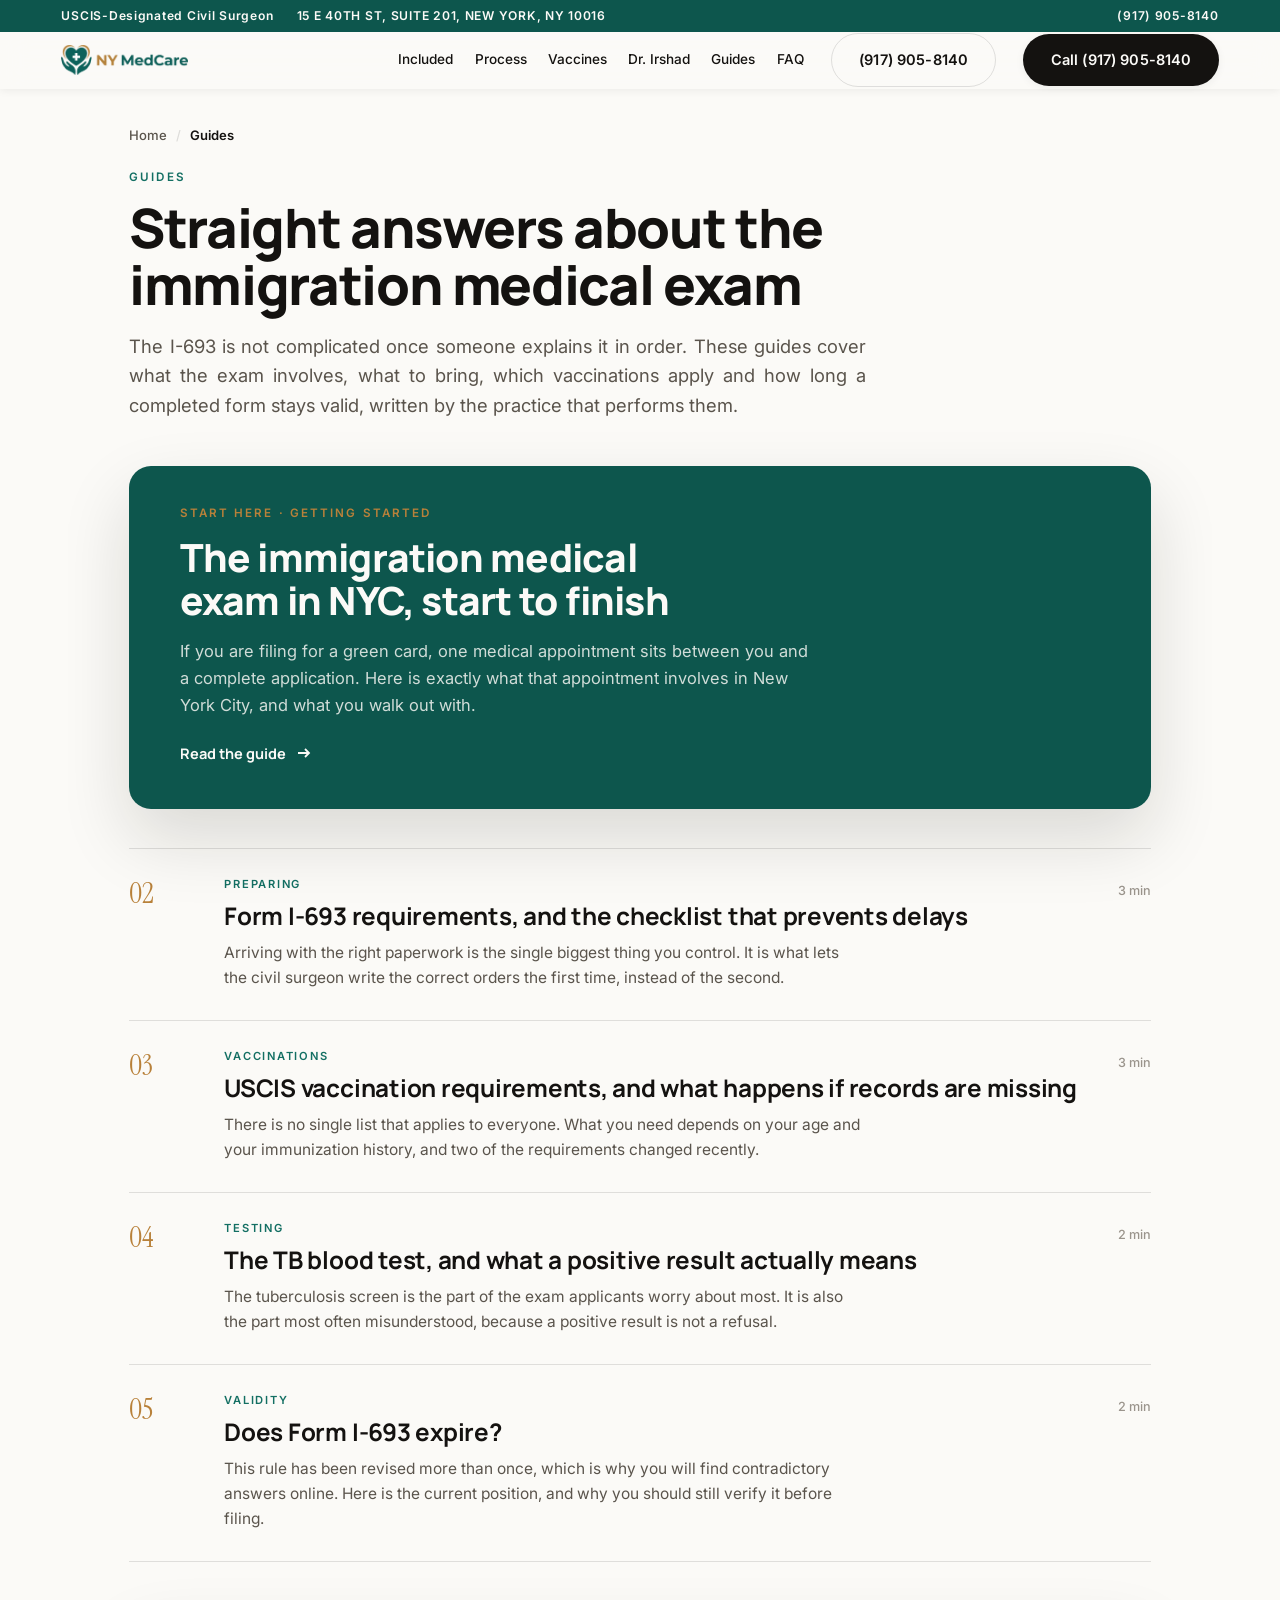
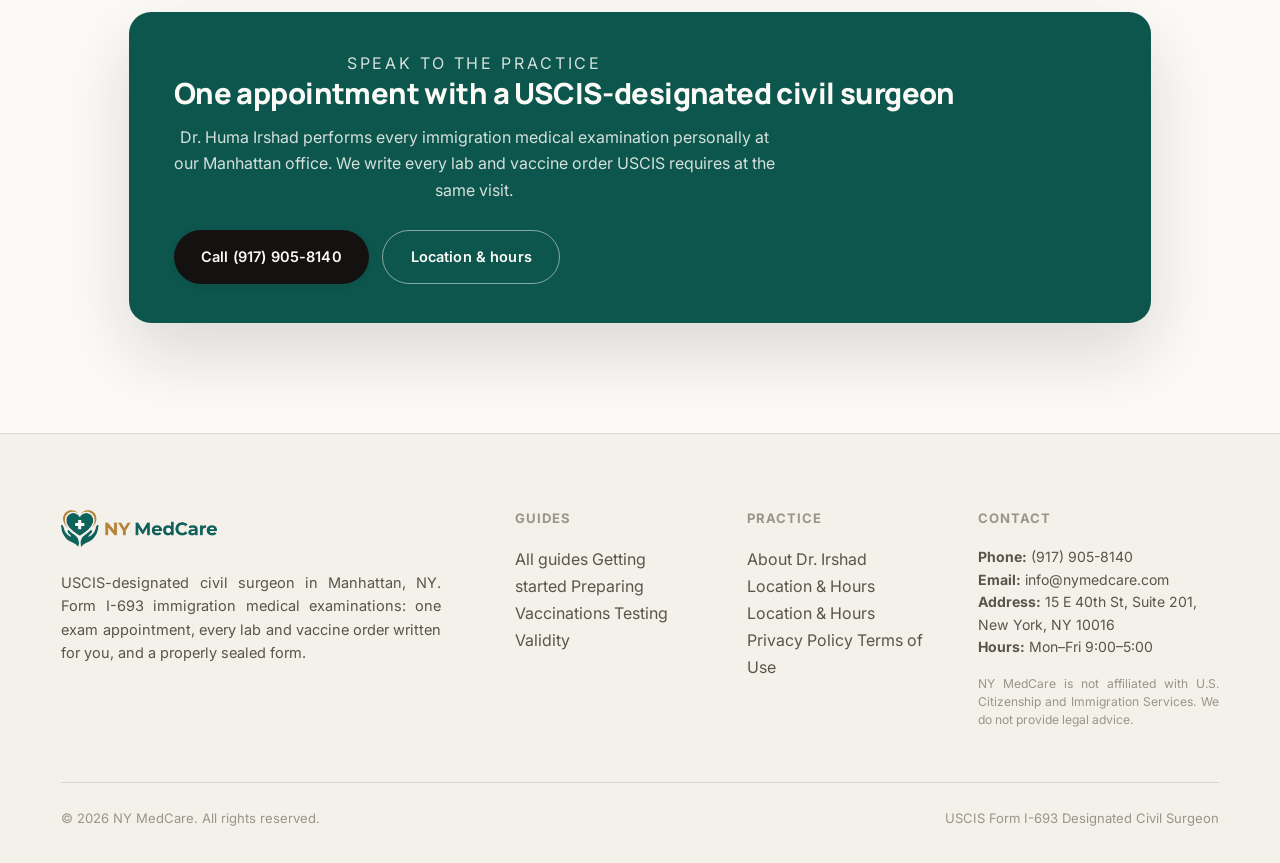
<file: blog/index.html>
<!DOCTYPE html>
<html lang="en">
<head>
  <meta charset="utf-8">
  <meta name="viewport" content="width=device-width, initial-scale=1, viewport-fit=cover">
  <title>Immigration Medical Exam Guides | NY MedCare</title>
  <meta name="description" content="Plain-language guides to the USCIS immigration medical exam and Form I-693: requirements, vaccinations, the TB blood test and validity, from a Manhattan civil surgeon.">
  <meta name="keywords" content="immigration medical exam guide, form i-693 help, uscis civil surgeon nyc">
  <link rel="canonical" href="https://nymedprime.pages.dev/blog/">
  <link rel="icon" type="image/png" href="../assets/favicon.png">
  <meta name="theme-color" content="#fbfaf7">
  <meta property="og:type" content="website">
  <meta property="og:title" content="Immigration Medical Exam Guides | NY MedCare">
  <meta property="og:description" content="Plain-language guides to the USCIS immigration medical exam and Form I-693: requirements, vaccinations, the TB blood test and validity, from a Manhattan civil surgeon.">
  <meta property="og:url" content="https://nymedprime.pages.dev/blog/">
  <meta property="og:image" content="https://nymedprime.pages.dev/assets/og-image.jpg">
  <meta property="og:site_name" content="NY MedCare">
  <meta name="twitter:card" content="summary_large_image">
  <link rel="preconnect" href="https://fonts.googleapis.com">
  <link rel="preconnect" href="https://fonts.gstatic.com" crossorigin>
  <link href="https://fonts.googleapis.com/css2?family=Manrope:wght@500;700;800&family=Inter:wght@400;500;600&family=Instrument+Serif&display=swap" rel="stylesheet">
  <link rel="stylesheet" href="../assets/core.css">
  <link rel="stylesheet" href="../assets/blog.css">
  <script type="application/ld+json">
{
  "@context": "https://schema.org",
  "@type": "Blog",
  "@id": "https://nymedprime.pages.dev/blog/#blog",
  "name": "NY MedCare Guides",
  "description": "Plain-language guides to the USCIS immigration medical examination and Form I-693, written by a designated civil surgeon practice in Manhattan.",
  "url": "https://nymedprime.pages.dev/blog/",
  "publisher": {
    "@type": "Organization",
    "name": "NY MedCare",
    "url": "https://nymedprime.pages.dev/",
    "logo": {
      "@type": "ImageObject",
      "url": "https://nymedprime.pages.dev/assets/logo-lockup.png"
    }
  },
  "inLanguage": "en-US",
  "blogPost": [
    {
      "@type": "BlogPosting",
      "headline": "The immigration medical exam in NYC, start to finish",
      "url": "https://nymedprime.pages.dev/blog/immigration-medical-exam-nyc/",
      "description": "What happens at a USCIS immigration medical exam in New York City, who is allowed to perform it, what you leave with, and how long the results take.",
      "datePublished": "2026-09-08",
      "dateModified": "2026-09-08",
      "author": {
        "@type": "Organization",
        "name": "NY MedCare",
        "url": "https://nymedprime.pages.dev/",
        "logo": {
          "@type": "ImageObject",
          "url": "https://nymedprime.pages.dev/assets/logo-lockup.png"
        }
      }
    },
    {
      "@type": "BlogPosting",
      "headline": "Form I-693 requirements, and the checklist that prevents delays",
      "url": "https://nymedprime.pages.dev/blog/form-i-693-requirements-checklist/",
      "description": "Which edition of Form I-693 to bring, the eight things to take to your appointment, what the civil surgeon completes, and the sealing rules USCIS enforces.",
      "datePublished": "2026-09-08",
      "dateModified": "2026-09-08",
      "author": {
        "@type": "Organization",
        "name": "NY MedCare",
        "url": "https://nymedprime.pages.dev/",
        "logo": {
          "@type": "ImageObject",
          "url": "https://nymedprime.pages.dev/assets/logo-lockup.png"
        }
      }
    },
    {
      "@type": "BlogPosting",
      "headline": "USCIS vaccination requirements, and what happens if records are missing",
      "url": "https://nymedprime.pages.dev/blog/uscis-vaccination-requirements/",
      "description": "Which vaccinations USCIS may require for Form I-693, how age changes the list, the polio and COVID-19 changes, and how blood titers work when records are lost.",
      "datePublished": "2026-09-08",
      "dateModified": "2026-09-08",
      "author": {
        "@type": "Organization",
        "name": "NY MedCare",
        "url": "https://nymedprime.pages.dev/",
        "logo": {
          "@type": "ImageObject",
          "url": "https://nymedprime.pages.dev/assets/logo-lockup.png"
        }
      }
    },
    {
      "@type": "BlogPosting",
      "headline": "The TB blood test, and what a positive result actually means",
      "url": "https://nymedprime.pages.dev/blog/tb-blood-test-igra-immigration/",
      "description": "Why USCIS requires an IGRA blood test instead of a skin test for Form I-693, who needs it, and what happens if the result comes back positive.",
      "datePublished": "2026-09-08",
      "dateModified": "2026-09-08",
      "author": {
        "@type": "Organization",
        "name": "NY MedCare",
        "url": "https://nymedprime.pages.dev/",
        "logo": {
          "@type": "ImageObject",
          "url": "https://nymedprime.pages.dev/assets/logo-lockup.png"
        }
      }
    },
    {
      "@type": "BlogPosting",
      "headline": "Does Form I-693 expire?",
      "url": "https://nymedprime.pages.dev/blog/does-form-i-693-expire/",
      "description": "How long a completed Form I-693 stays valid under current USCIS guidance, why the rule has been revised more than once, and what to confirm before you file.",
      "datePublished": "2026-09-08",
      "dateModified": "2026-09-08",
      "author": {
        "@type": "Organization",
        "name": "NY MedCare",
        "url": "https://nymedprime.pages.dev/",
        "logo": {
          "@type": "ImageObject",
          "url": "https://nymedprime.pages.dev/assets/logo-lockup.png"
        }
      }
    }
  ]
}
  </script>
  <script type="application/ld+json">
{
  "@context": "https://schema.org",
  "@type": "BreadcrumbList",
  "itemListElement": [
    {
      "@type": "ListItem",
      "position": 1,
      "name": "Home",
      "item": "https://nymedprime.pages.dev/"
    },
    {
      "@type": "ListItem",
      "position": 2,
      "name": "Guides",
      "item": "https://nymedprime.pages.dev/blog/"
    }
  ]
}
  </script>
</head>
<body style="background:#fbfaf7">
  <a class="skip" href="#main">Skip to content</a>

  <div class="topbar">
    <div class="topbar-items">
      <span>USCIS-Designated Civil Surgeon</span>
      <span>15 E 40TH ST, SUITE 201, NEW YORK, NY 10016</span>
    </div>
    <div><a href="tel:+19179058140">(917) 905-8140</a></div>
  </div>

  <header class="hdr is-stuck">
    <div class="hdr-in">
      <a class="brand" href="/" aria-label="NY MedCare home">
        <img class="brand-logo" src="../assets/logo-lockup.png" width="560" height="133" alt="NY MedCare" decoding="async">
      </a>
      <div class="hdr-right">
        <nav class="nav" aria-label="Primary">
          <a class="nav-link" href="/#included">Included</a>
          <a class="nav-link" href="/#process">Process</a>
          <a class="nav-link" href="/#vaccines">Vaccines</a>
          <a class="nav-link" href="/#doctor">Dr. Irshad</a>
          <a class="nav-link" href="/blog/">Guides</a>
          <a class="nav-link" href="/#faq">FAQ</a>
        </nav>
        <a class="ghost" href="tel:+19179058140">(917) 905-8140</a>
        <a class="pill" href="tel:+19179058140">Call (917) 905-8140</a>
      </div>
    </div>
  </header>

  <main id="main" class="blog-wrap">
    <nav class="crumbs" aria-label="Breadcrumb">
      <a href="/">Home</a><span aria-hidden="true">/</span>
      <span aria-current="page">Guides</span>
    </nav>

    <header class="blog-head">
      <p class="eyebrow">Guides</p>
      <h1>Straight answers about the immigration medical exam</h1>
      <p class="blog-dek">The I-693 is not complicated once someone explains it in order. These guides
        cover what the exam involves, what to bring, which vaccinations apply and how long a completed
        form stays valid, written by the practice that performs them.</p>
    </header>

    <a class="feature" href="/blog/immigration-medical-exam-nyc/">
      <span class="feature-cat">Start here &middot; Getting started</span>
      <span class="feature-title">The immigration medical exam in NYC, start to finish</span>
      <span class="feature-dek">If you are filing for a green card, one medical appointment sits between you and a complete application. Here is exactly what that appointment involves in New York City, and what you walk out with.</span>
      <span class="feature-more">Read the guide<svg viewBox="0 0 20 20" fill="none" stroke="currentColor" stroke-width="1.8" aria-hidden="true"><path d="M4 10h11M11 6l4 4-4 4"/></svg></span>
    </a>

    <ol class="idx-list">
        <li class="idx-row">
          <a class="idx-link" href="/blog/form-i-693-requirements-checklist/">
            <span class="idx-n">02</span>
            <span class="idx-main">
              <span class="idx-cat">Preparing</span>
              <span class="idx-title">Form I-693 requirements, and the checklist that prevents delays</span>
              <span class="idx-dek">Arriving with the right paperwork is the single biggest thing you control. It is what lets the civil surgeon write the correct orders the first time, instead of the second.</span>
            </span>
            <span class="idx-meta">3 min</span>
          </a>
        </li>
        <li class="idx-row">
          <a class="idx-link" href="/blog/uscis-vaccination-requirements/">
            <span class="idx-n">03</span>
            <span class="idx-main">
              <span class="idx-cat">Vaccinations</span>
              <span class="idx-title">USCIS vaccination requirements, and what happens if records are missing</span>
              <span class="idx-dek">There is no single list that applies to everyone. What you need depends on your age and your immunization history, and two of the requirements changed recently.</span>
            </span>
            <span class="idx-meta">3 min</span>
          </a>
        </li>
        <li class="idx-row">
          <a class="idx-link" href="/blog/tb-blood-test-igra-immigration/">
            <span class="idx-n">04</span>
            <span class="idx-main">
              <span class="idx-cat">Testing</span>
              <span class="idx-title">The TB blood test, and what a positive result actually means</span>
              <span class="idx-dek">The tuberculosis screen is the part of the exam applicants worry about most. It is also the part most often misunderstood, because a positive result is not a refusal.</span>
            </span>
            <span class="idx-meta">2 min</span>
          </a>
        </li>
        <li class="idx-row">
          <a class="idx-link" href="/blog/does-form-i-693-expire/">
            <span class="idx-n">05</span>
            <span class="idx-main">
              <span class="idx-cat">Validity</span>
              <span class="idx-title">Does Form I-693 expire?</span>
              <span class="idx-dek">This rule has been revised more than once, which is why you will find contradictory answers online. Here is the current position, and why you should still verify it before filing.</span>
            </span>
            <span class="idx-meta">2 min</span>
          </a>
        </li>
    </ol>

      <aside class="post-cta">
        <p class="post-cta-eyebrow">Speak to the practice</p>
        <h2>One appointment with a USCIS-designated civil surgeon</h2>
        <p>Dr. Huma Irshad performs every immigration medical examination personally at our Manhattan
           office. We write every lab and vaccine order USCIS requires at the same visit.</p>
        <div class="post-cta-actions">
          <a class="pill" href="tel:+19179058140">Call (917) 905-8140</a>
          <a class="ghost" href="/#serve-location">Location &amp; hours</a>
        </div>
      </aside>

  </main>

  <footer class="ftr">
    <div class="ftr-grid">
      <div class="ftr-brand-col">
        <a class="brand brand--ftr" href="/" aria-label="NY MedCare home">
          <img class="brand-logo" src="../assets/logo-lockup.png" width="560" height="133" alt="NY MedCare" loading="lazy" decoding="async">
        </a>
        <p>USCIS-designated civil surgeon in Manhattan, NY. Form I-693 immigration medical examinations: one exam appointment, every lab and vaccine order written for you, and a properly sealed form.</p>
      </div>
      <div class="ftr-col">
        <h4>Guides</h4>
        <a href="/blog/">All guides</a>
        <a href="/blog/immigration-medical-exam-nyc/">Getting started</a>
        <a href="/blog/form-i-693-requirements-checklist/">Preparing</a>
        <a href="/blog/uscis-vaccination-requirements/">Vaccinations</a>
        <a href="/blog/tb-blood-test-igra-immigration/">Testing</a>
        <a href="/blog/does-form-i-693-expire/">Validity</a>
      </div>
      <div class="ftr-col">
        <h4>Practice</h4>
        <a href="/#doctor">About Dr. Irshad</a>
        <a href="/#location">Location &amp; Hours</a>
        <a href="/#serve-location">Location &amp; Hours</a>
        <a href="/privacy-policy/">Privacy Policy</a>
        <a href="/terms/">Terms of Use</a>
      </div>
      <div class="ftr-col">
        <h4>Contact</h4>
        <p class="ftr-contact-p">
          <strong>Phone:</strong> <a href="tel:+19179058140">(917) 905-8140</a><br>
          <strong>Email:</strong> <a href="mailto:info@nymedcare.com">info@nymedcare.com</a><br>
          <strong>Address:</strong> 15 E 40th St, Suite 201, New York, NY 10016<br>
          <strong>Hours:</strong> Mon–Fri 9:00–5:00
        </p>
        <p class="ftr-disclaimer">NY MedCare is not affiliated with U.S. Citizenship and Immigration Services. We do not provide legal advice.</p>
      </div>
    </div>
    <div class="ftr-bottom">
      <div>&copy; 2026 NY MedCare. All rights reserved.</div>
      <div>USCIS Form I-693 Designated Civil Surgeon</div>
    </div>
  </footer>
</body>
</html>
</file>
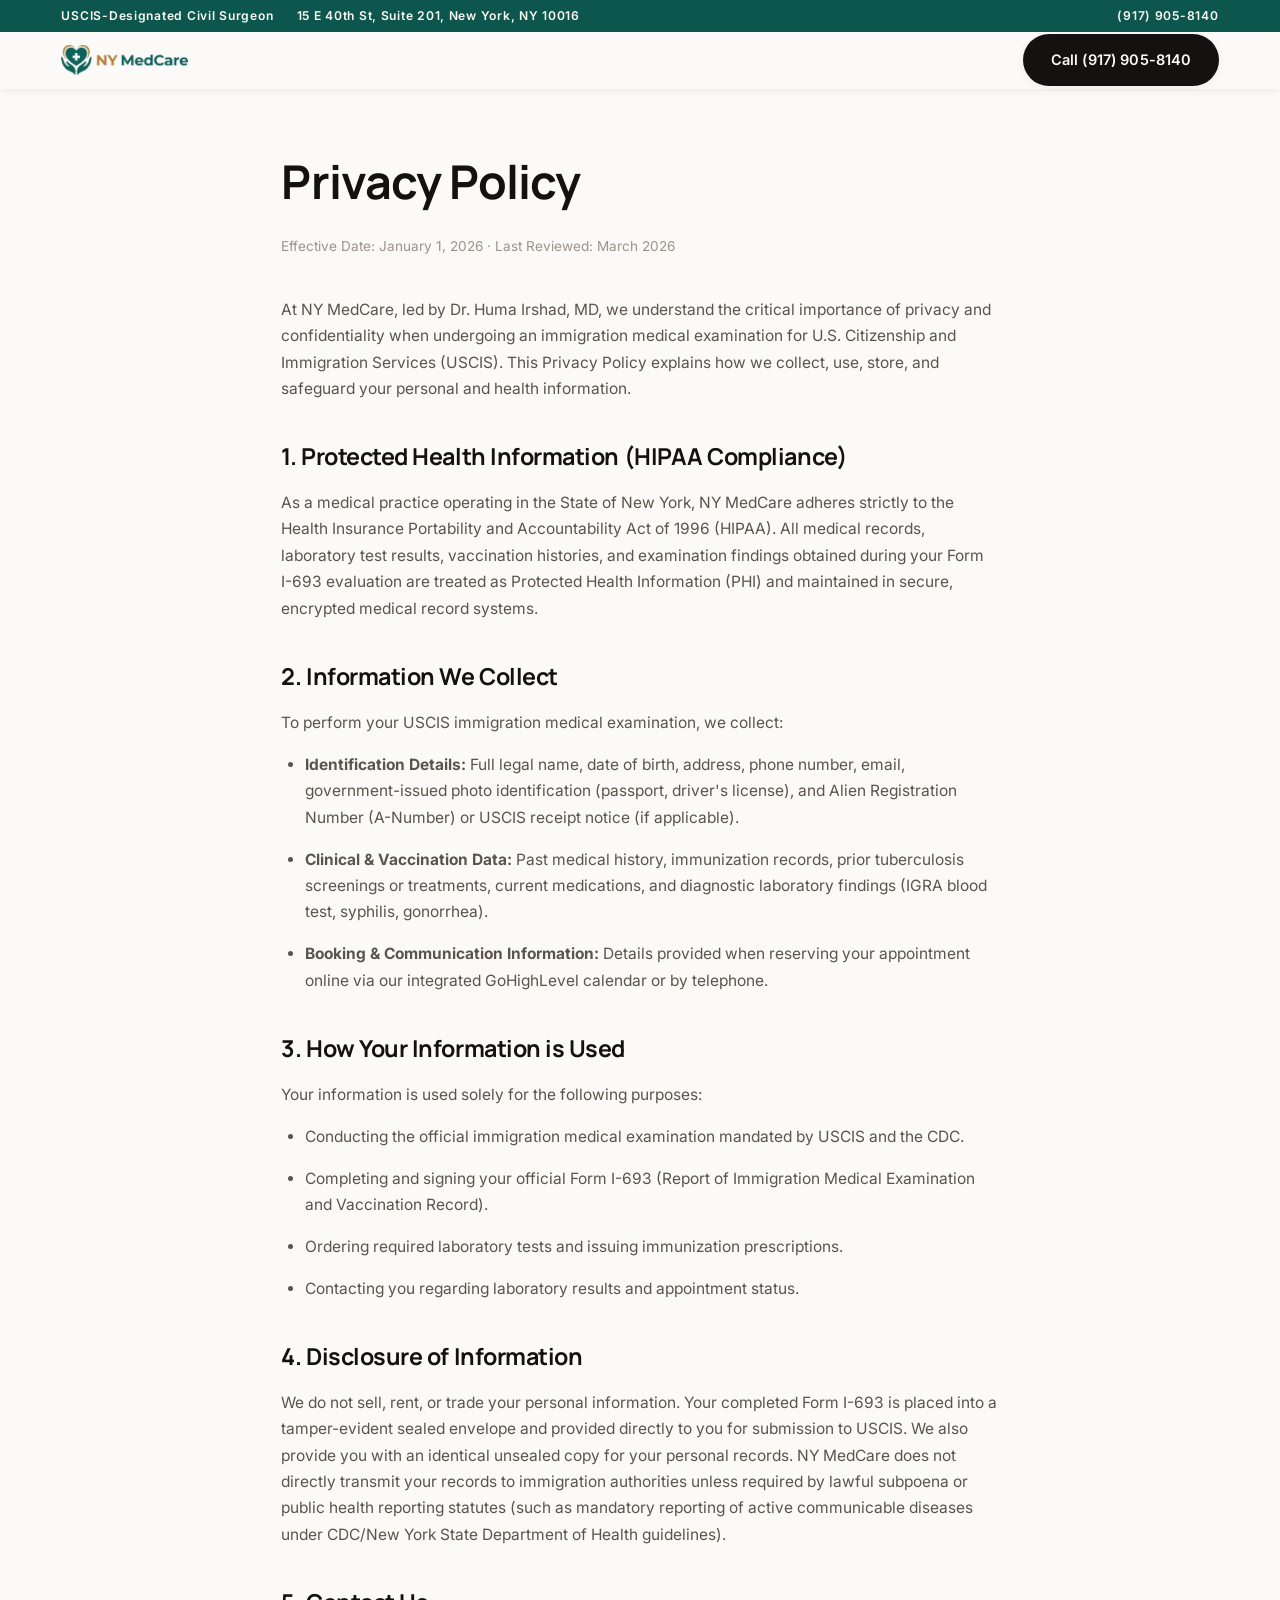
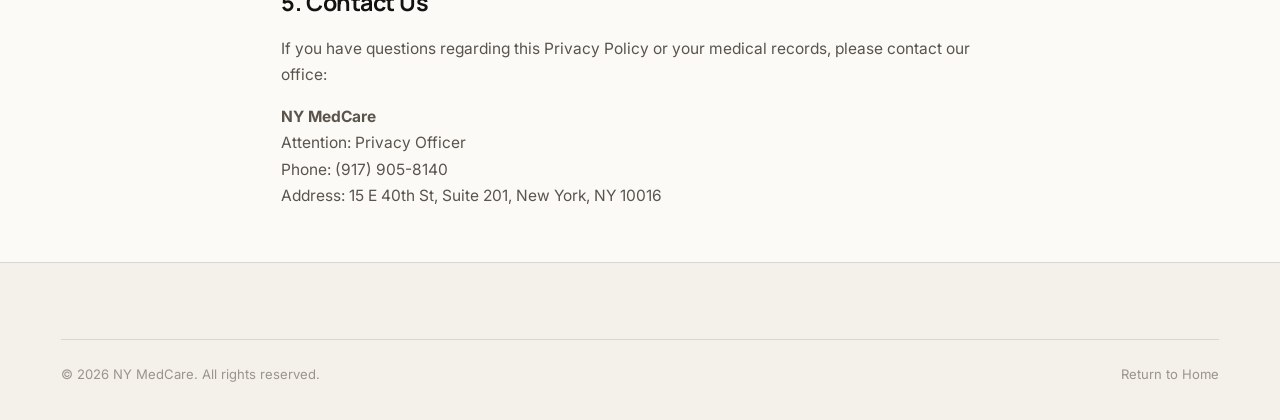
<file: privacy-policy/index.html>
<!DOCTYPE html>
<html lang="en">
<head>
  <meta charset="utf-8">
  <meta name="viewport" content="width=device-width, initial-scale=1, viewport-fit=cover">
  <title>Privacy Policy | NY MedCare</title>
  <meta name="description" content="How NY MedCare collects, uses and protects patient information.">
  <link rel="canonical" href="https://nymedprime.pages.dev/privacy-policy/">
  <link rel="icon" type="image/png" href="../assets/favicon.png">
  <meta name="theme-color" content="#fbfaf7">

  <link rel="preconnect" href="https://fonts.googleapis.com">
  <link rel="preconnect" href="https://fonts.gstatic.com" crossorigin>
  <link href="https://fonts.googleapis.com/css2?family=Manrope:wght@500;700;800&family=Inter:wght@400;500;600&display=swap" rel="stylesheet">
  <link rel="stylesheet" href="../assets/core.css">
  <style>
    .legal-content {
      max-width: 840px;
      margin: calc(60 * var(--u)) auto;
      padding: 0 var(--gutter);
    }
    .legal-content h1 {
      font-size: calc(48 * var(--h));
      margin-bottom: calc(16 * var(--h));
    }
    .legal-content .meta {
      font-size: calc(14 * var(--h));
      color: var(--dim);
      margin-bottom: calc(40 * var(--h));
    }
    .legal-content h2 {
      font-size: calc(24 * var(--h));
      margin-top: calc(36 * var(--h));
      margin-bottom: calc(14 * var(--h));
    }
    .legal-content p, .legal-content li {
      font-size: calc(16 * var(--h));
      line-height: 1.7;
      color: var(--muted);
      margin-bottom: calc(16 * var(--h));
    }
    .legal-content ul {
      padding-left: 24px;
      margin-bottom: calc(20 * var(--h));
    }
  </style>
</head>
<body style="background:#fbfaf7">
  <!-- Topbar -->
  <div class="topbar">
    <div class="topbar-items">
      <span>USCIS-Designated Civil Surgeon</span>
      <span>15 E 40th St, Suite 201, New York, NY 10016</span>
    </div>
    <div>
      <a href="tel:+19179058140">(917) 905-8140</a>
    </div>
  </div>

  <!-- Header -->
  <header class="hdr is-stuck">
    <div class="hdr-in">
      <a class="brand" href="/" aria-label="NY MedCare home">
        <img class="brand-logo" src="../assets/logo-lockup.png" width="560" height="133" alt="NY MedCare" decoding="async">
      </a>
      <div class="hdr-cta" style="margin-left: auto;">
        <a class="pill" href="tel:+19179058140">Call (917) 905-8140</a>
      </div>
    </div>
  </header>

  <main class="legal-content">
    <h1>Privacy Policy</h1>
    <div class="meta">Effective Date: January 1, 2026 · Last Reviewed: March 2026</div>

    <p>At NY MedCare, led by Dr. Huma Irshad, MD, we understand the critical importance of privacy and confidentiality when undergoing an immigration medical examination for U.S. Citizenship and Immigration Services (USCIS). This Privacy Policy explains how we collect, use, store, and safeguard your personal and health information.</p>

    <h2>1. Protected Health Information (HIPAA Compliance)</h2>
    <p>As a medical practice operating in the State of New York, NY MedCare adheres strictly to the Health Insurance Portability and Accountability Act of 1996 (HIPAA). All medical records, laboratory test results, vaccination histories, and examination findings obtained during your Form I-693 evaluation are treated as Protected Health Information (PHI) and maintained in secure, encrypted medical record systems.</p>

    <h2>2. Information We Collect</h2>
    <p>To perform your USCIS immigration medical examination, we collect:</p>
    <ul>
      <li><strong>Identification Details:</strong> Full legal name, date of birth, address, phone number, email, government-issued photo identification (passport, driver's license), and Alien Registration Number (A-Number) or USCIS receipt notice (if applicable).</li>
      <li><strong>Clinical & Vaccination Data:</strong> Past medical history, immunization records, prior tuberculosis screenings or treatments, current medications, and diagnostic laboratory findings (IGRA blood test, syphilis, gonorrhea).</li>
      <li><strong>Booking & Communication Information:</strong> Details provided when reserving your appointment online via our integrated GoHighLevel calendar or by telephone.</li>
    </ul>

    <h2>3. How Your Information is Used</h2>
    <p>Your information is used solely for the following purposes:</p>
    <ul>
      <li>Conducting the official immigration medical examination mandated by USCIS and the CDC.</li>
      <li>Completing and signing your official Form I-693 (Report of Immigration Medical Examination and Vaccination Record).</li>
      <li>Ordering required laboratory tests and issuing immunization prescriptions.</li>
      <li>Contacting you regarding laboratory results and appointment status.</li>
    </ul>

    <h2>4. Disclosure of Information</h2>
    <p>We do not sell, rent, or trade your personal information. Your completed Form I-693 is placed into a tamper-evident sealed envelope and provided directly to you for submission to USCIS. We also provide you with an identical unsealed copy for your personal records. NY MedCare does not directly transmit your records to immigration authorities unless required by lawful subpoena or public health reporting statutes (such as mandatory reporting of active communicable diseases under CDC/New York State Department of Health guidelines).</p>

    <h2>5. Contact Us</h2>
    <p>If you have questions regarding this Privacy Policy or your medical records, please contact our office:</p>
    <p><strong>NY MedCare</strong><br>
    Attention: Privacy Officer<br>
    Phone: <a href="tel:+19179058140">(917) 905-8140</a><br>
    Address: 15 E 40th St, Suite 201, New York, NY 10016</p>
  </main>

  <footer class="ftr">
    <div class="ftr-bottom">
      <div>&copy; 2026 NY MedCare. All rights reserved.</div>
      <div><a href="/">Return to Home</a></div>
    </div>
  </footer>
</body>
</html>
</file>
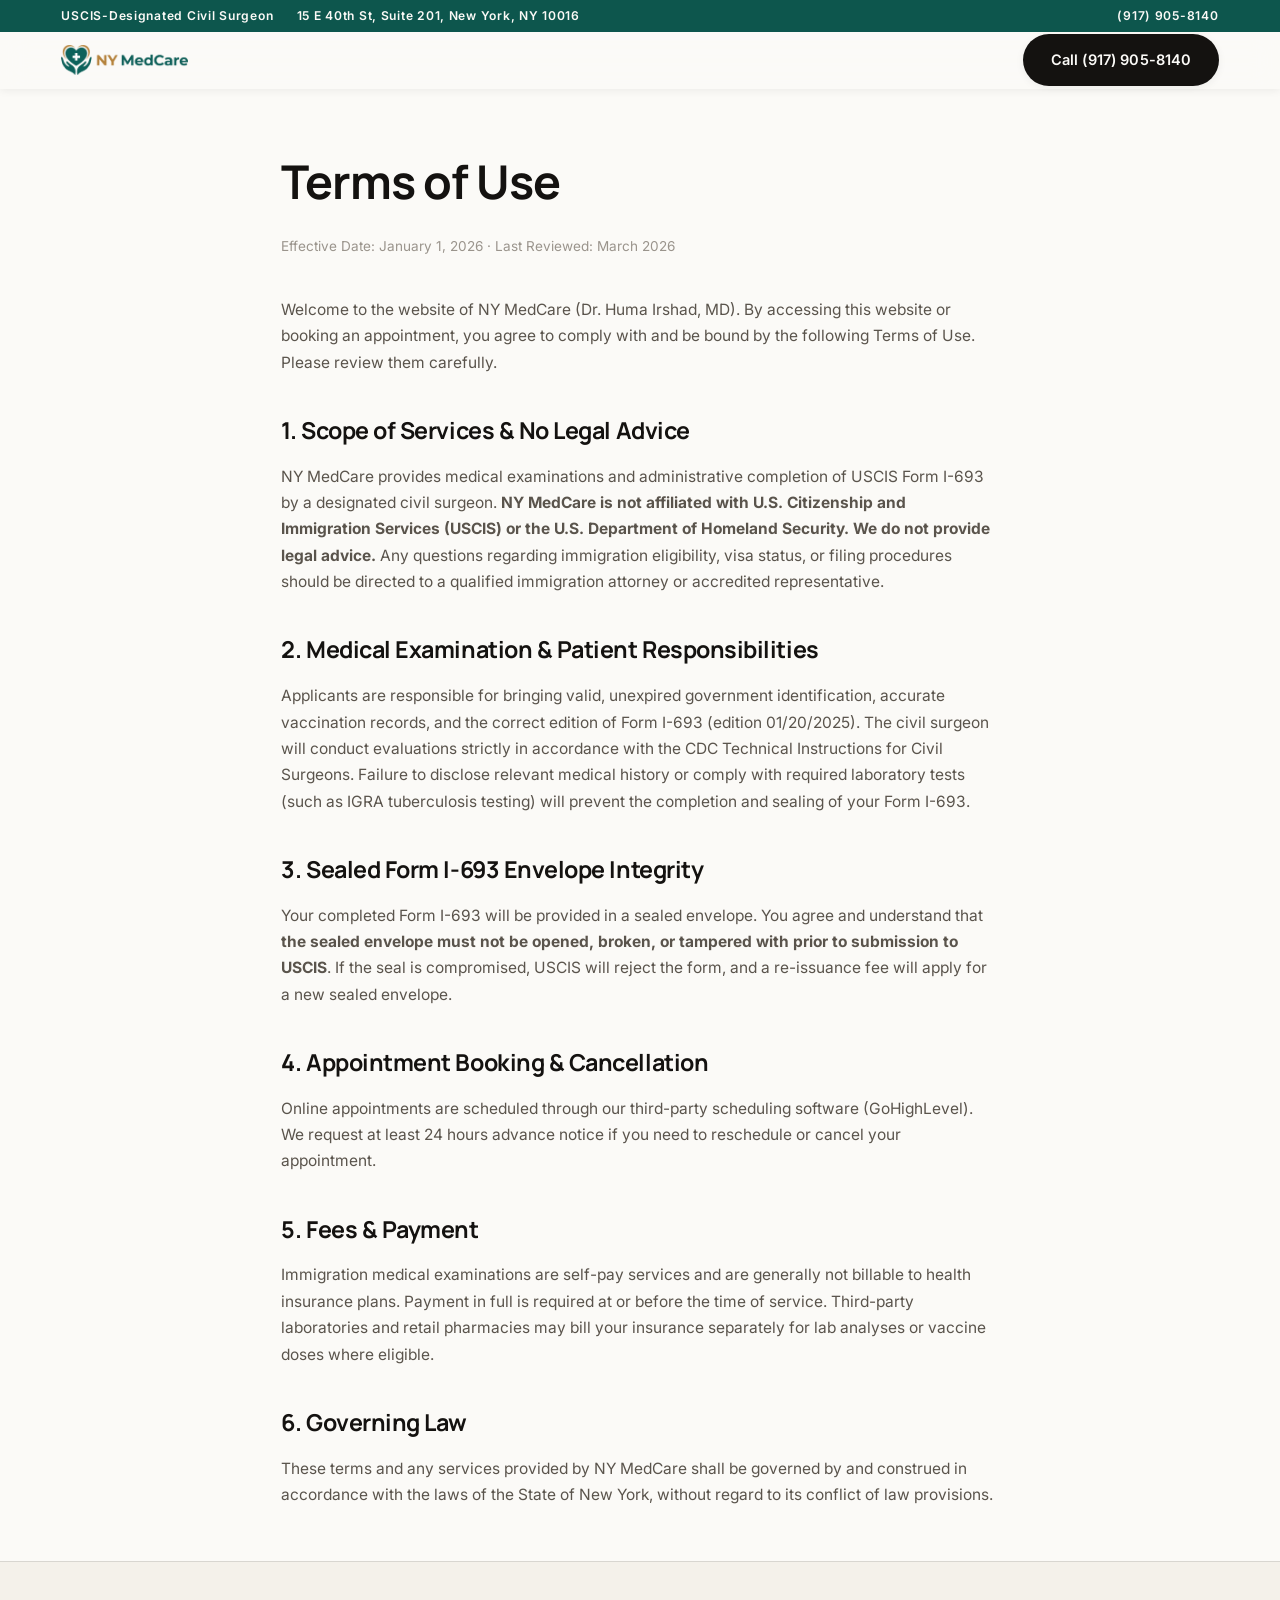
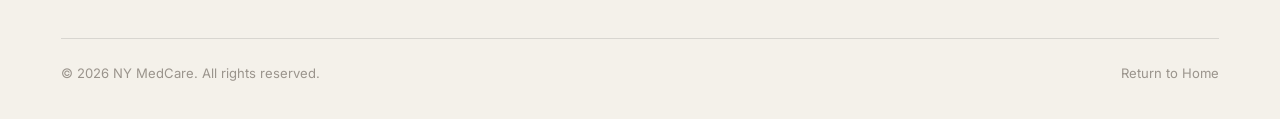
<file: terms/index.html>
<!DOCTYPE html>
<html lang="en">
<head>
  <meta charset="utf-8">
  <meta name="viewport" content="width=device-width, initial-scale=1, viewport-fit=cover">
  <title>Terms of Use | NY MedCare</title>
  <meta name="description" content="Terms governing use of the NY MedCare website and appointment booking.">
  <link rel="canonical" href="https://nymedprime.pages.dev/terms/">
  <link rel="icon" type="image/png" href="../assets/favicon.png">
  <meta name="theme-color" content="#fbfaf7">

  <link rel="preconnect" href="https://fonts.googleapis.com">
  <link rel="preconnect" href="https://fonts.gstatic.com" crossorigin>
  <link href="https://fonts.googleapis.com/css2?family=Manrope:wght@500;700;800&family=Inter:wght@400;500;600&display=swap" rel="stylesheet">
  <link rel="stylesheet" href="../assets/core.css">
  <style>
    .legal-content {
      max-width: 840px;
      margin: calc(60 * var(--u)) auto;
      padding: 0 var(--gutter);
    }
    .legal-content h1 {
      font-size: calc(48 * var(--h));
      margin-bottom: calc(16 * var(--h));
    }
    .legal-content .meta {
      font-size: calc(14 * var(--h));
      color: var(--dim);
      margin-bottom: calc(40 * var(--h));
    }
    .legal-content h2 {
      font-size: calc(24 * var(--h));
      margin-top: calc(36 * var(--h));
      margin-bottom: calc(14 * var(--h));
    }
    .legal-content p, .legal-content li {
      font-size: calc(16 * var(--h));
      line-height: 1.7;
      color: var(--muted);
      margin-bottom: calc(16 * var(--h));
    }
    .legal-content ul {
      padding-left: 24px;
      margin-bottom: calc(20 * var(--h));
    }
  </style>
</head>
<body style="background:#fbfaf7">
  <!-- Topbar -->
  <div class="topbar">
    <div class="topbar-items">
      <span>USCIS-Designated Civil Surgeon</span>
      <span>15 E 40th St, Suite 201, New York, NY 10016</span>
    </div>
    <div>
      <a href="tel:+19179058140">(917) 905-8140</a>
    </div>
  </div>

  <!-- Header -->
  <header class="hdr is-stuck">
    <div class="hdr-in">
      <a class="brand" href="/" aria-label="NY MedCare home">
        <img class="brand-logo" src="../assets/logo-lockup.png" width="560" height="133" alt="NY MedCare" decoding="async">
      </a>
      <div class="hdr-cta" style="margin-left: auto;">
        <a class="pill" href="tel:+19179058140">Call (917) 905-8140</a>
      </div>
    </div>
  </header>

  <main class="legal-content">
    <h1>Terms of Use</h1>
    <div class="meta">Effective Date: January 1, 2026 · Last Reviewed: March 2026</div>

    <p>Welcome to the website of NY MedCare (Dr. Huma Irshad, MD). By accessing this website or booking an appointment, you agree to comply with and be bound by the following Terms of Use. Please review them carefully.</p>

    <h2>1. Scope of Services & No Legal Advice</h2>
    <p>NY MedCare provides medical examinations and administrative completion of USCIS Form I-693 by a designated civil surgeon. <strong>NY MedCare is not affiliated with U.S. Citizenship and Immigration Services (USCIS) or the U.S. Department of Homeland Security. We do not provide legal advice.</strong> Any questions regarding immigration eligibility, visa status, or filing procedures should be directed to a qualified immigration attorney or accredited representative.</p>

    <h2>2. Medical Examination & Patient Responsibilities</h2>
    <p>Applicants are responsible for bringing valid, unexpired government identification, accurate vaccination records, and the correct edition of Form I-693 (edition 01/20/2025). The civil surgeon will conduct evaluations strictly in accordance with the CDC Technical Instructions for Civil Surgeons. Failure to disclose relevant medical history or comply with required laboratory tests (such as IGRA tuberculosis testing) will prevent the completion and sealing of your Form I-693.</p>

    <h2>3. Sealed Form I-693 Envelope Integrity</h2>
    <p>Your completed Form I-693 will be provided in a sealed envelope. You agree and understand that <strong>the sealed envelope must not be opened, broken, or tampered with prior to submission to USCIS</strong>. If the seal is compromised, USCIS will reject the form, and a re-issuance fee will apply for a new sealed envelope.</p>

    <h2>4. Appointment Booking & Cancellation</h2>
    <p>Online appointments are scheduled through our third-party scheduling software (GoHighLevel). We request at least 24 hours advance notice if you need to reschedule or cancel your appointment.</p>

    <h2>5. Fees & Payment</h2>
    <p>Immigration medical examinations are self-pay services and are generally not billable to health insurance plans. Payment in full is required at or before the time of service. Third-party laboratories and retail pharmacies may bill your insurance separately for lab analyses or vaccine doses where eligible.</p>

    <h2>6. Governing Law</h2>
    <p>These terms and any services provided by NY MedCare shall be governed by and construed in accordance with the laws of the State of New York, without regard to its conflict of law provisions.</p>
  </main>

  <footer class="ftr">
    <div class="ftr-bottom">
      <div>&copy; 2026 NY MedCare. All rights reserved.</div>
      <div><a href="/">Return to Home</a></div>
    </div>
  </footer>
</body>
</html>
</file>
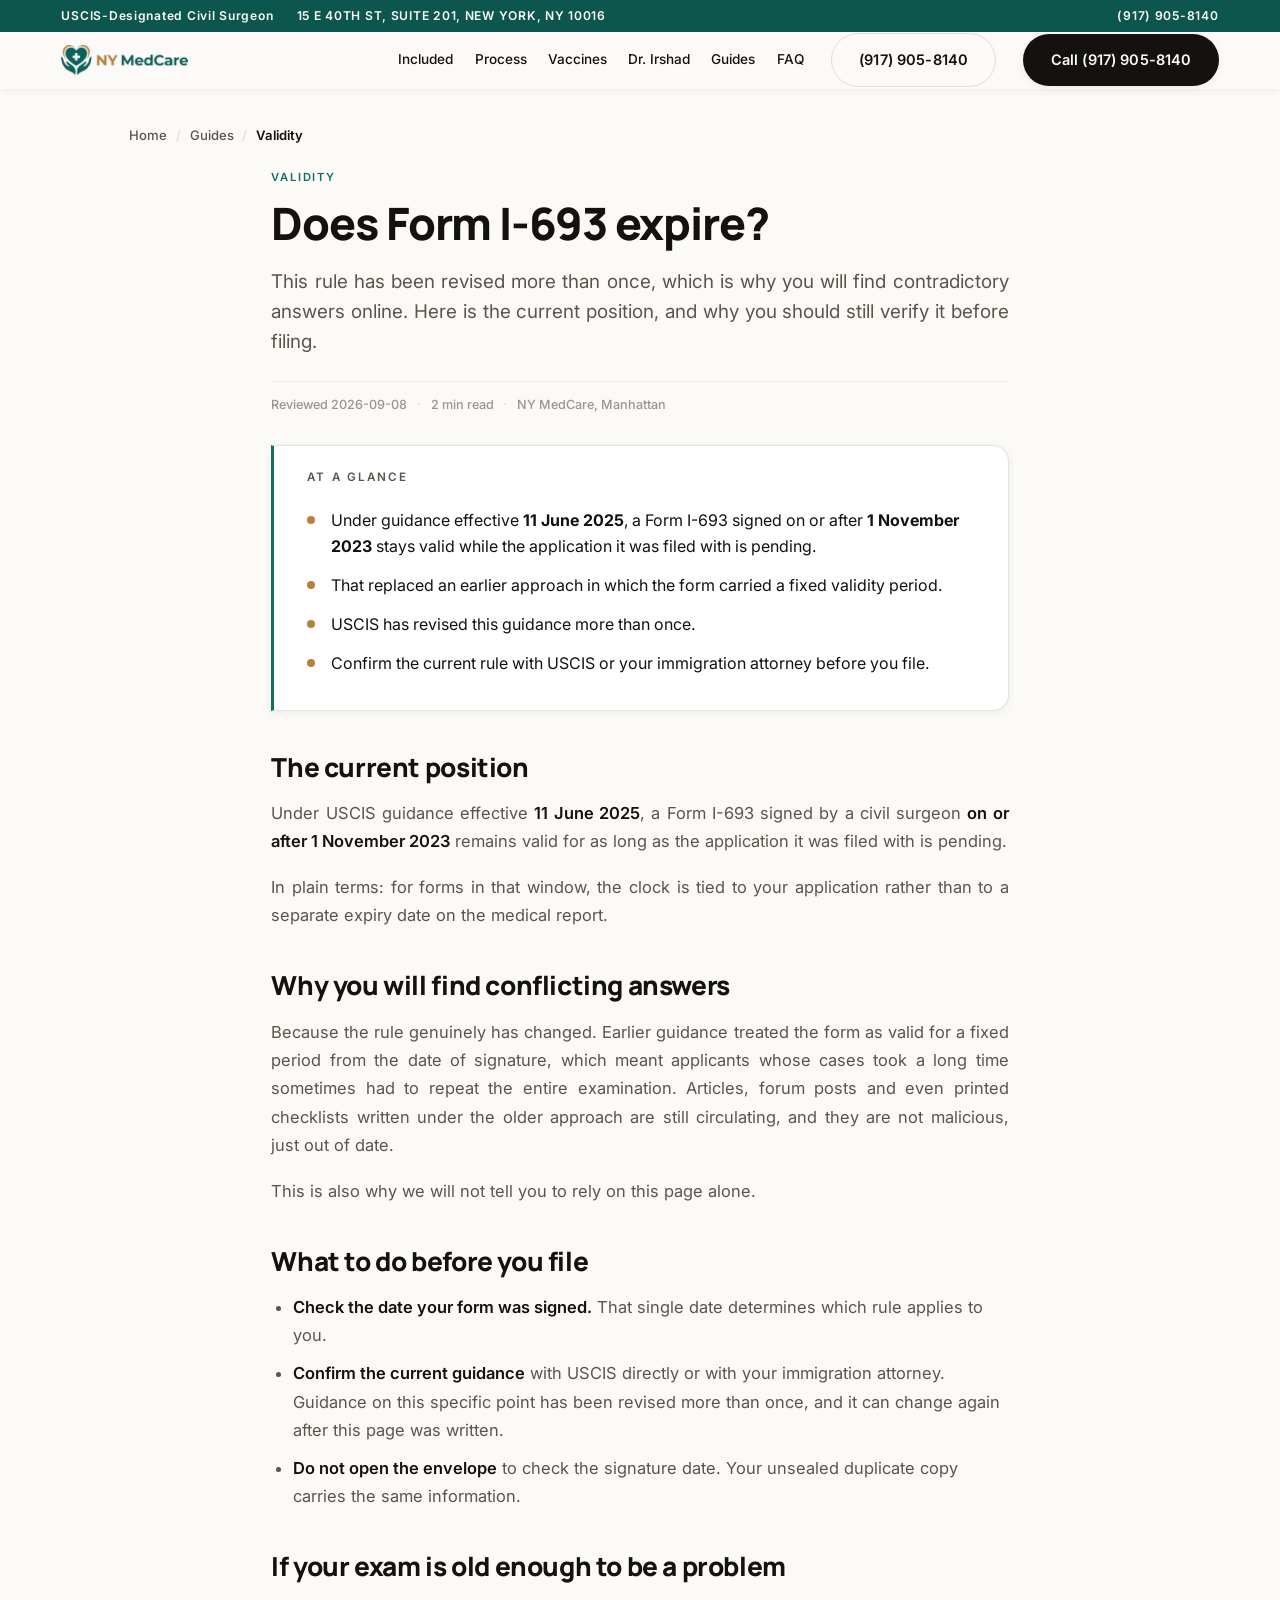
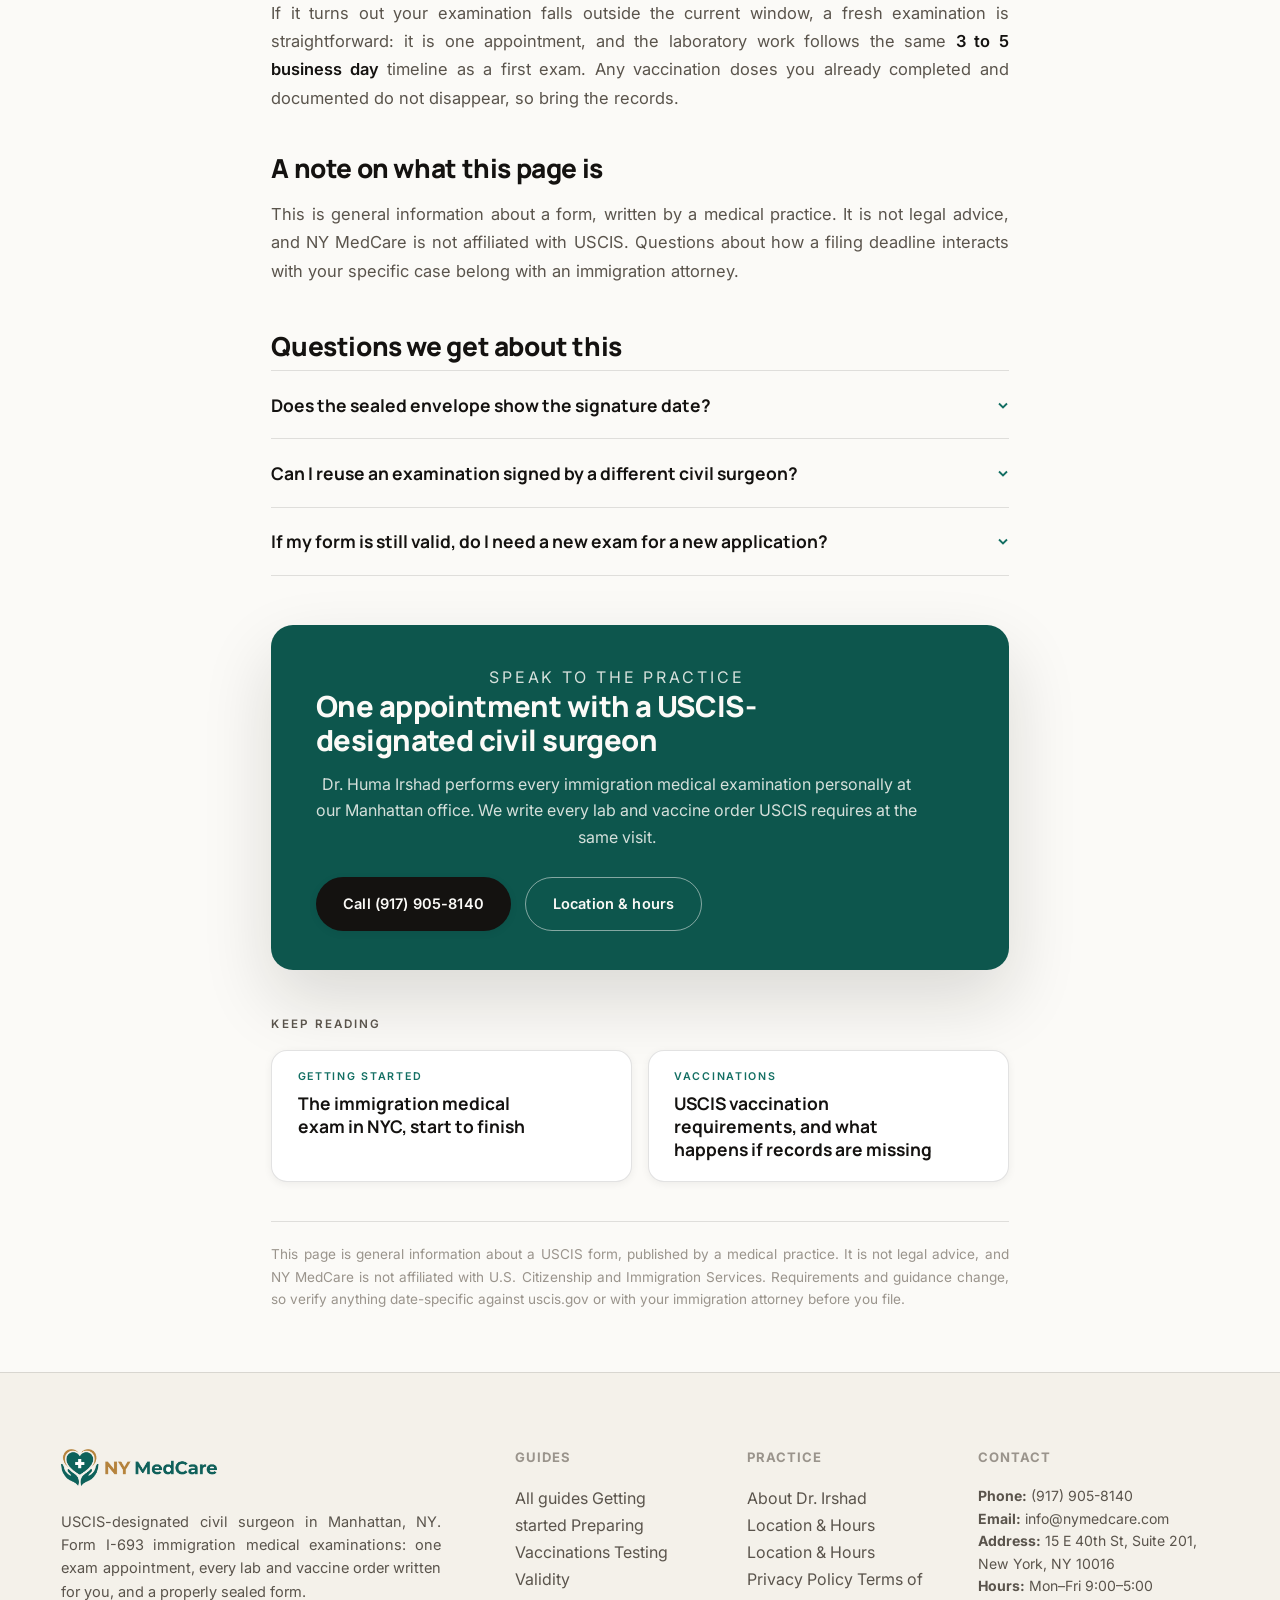
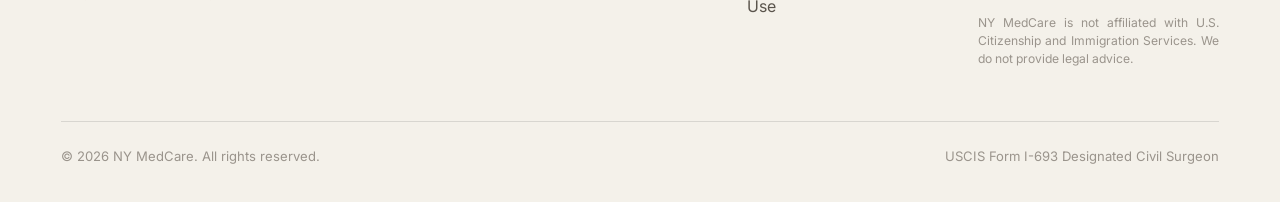
<file: blog/does-form-i-693-expire/index.html>
<!DOCTYPE html>
<html lang="en">
<head>
  <meta charset="utf-8">
  <meta name="viewport" content="width=device-width, initial-scale=1, viewport-fit=cover">
  <title>Does Form I-693 Expire? Current Guidance | NY MedCare</title>
  <meta name="description" content="How long a completed Form I-693 stays valid under current USCIS guidance, why the rule has been revised more than once, and what to confirm before you file.">
  <meta name="keywords" content="does i-693 expire, i-693 validity, i-693 expiration, how long is i-693 valid">
  <link rel="canonical" href="https://nymedprime.pages.dev/blog/does-form-i-693-expire/">
  <link rel="icon" type="image/png" href="../../assets/favicon.png">
  <meta name="theme-color" content="#fbfaf7">
  <meta property="og:type" content="article">
  <meta property="og:title" content="Does Form I-693 Expire? Current Guidance | NY MedCare">
  <meta property="og:description" content="How long a completed Form I-693 stays valid under current USCIS guidance, why the rule has been revised more than once, and what to confirm before you file.">
  <meta property="og:url" content="https://nymedprime.pages.dev/blog/does-form-i-693-expire/">
  <meta property="og:image" content="https://nymedprime.pages.dev/assets/og-image.jpg">
  <meta property="og:site_name" content="NY MedCare">
  <meta name="twitter:card" content="summary_large_image">
  <link rel="preconnect" href="https://fonts.googleapis.com">
  <link rel="preconnect" href="https://fonts.gstatic.com" crossorigin>
  <link href="https://fonts.googleapis.com/css2?family=Manrope:wght@500;700;800&family=Inter:wght@400;500;600&family=Instrument+Serif&display=swap" rel="stylesheet">
  <link rel="stylesheet" href="../../assets/core.css">
  <link rel="stylesheet" href="../../assets/blog.css">
  <script type="application/ld+json">
{
  "@context": "https://schema.org",
  "@type": "BlogPosting",
  "mainEntityOfPage": {
    "@type": "WebPage",
    "@id": "https://nymedprime.pages.dev/blog/does-form-i-693-expire/"
  },
  "headline": "Does Form I-693 expire?",
  "description": "How long a completed Form I-693 stays valid under current USCIS guidance, why the rule has been revised more than once, and what to confirm before you file.",
  "url": "https://nymedprime.pages.dev/blog/does-form-i-693-expire/",
  "datePublished": "2026-09-08",
  "dateModified": "2026-09-08",
  "author": {
    "@type": "Organization",
    "name": "NY MedCare",
    "url": "https://nymedprime.pages.dev/",
    "logo": {
      "@type": "ImageObject",
      "url": "https://nymedprime.pages.dev/assets/logo-lockup.png"
    }
  },
  "publisher": {
    "@type": "Organization",
    "name": "NY MedCare",
    "url": "https://nymedprime.pages.dev/",
    "logo": {
      "@type": "ImageObject",
      "url": "https://nymedprime.pages.dev/assets/logo-lockup.png"
    }
  },
  "image": "https://nymedprime.pages.dev/assets/og-image.jpg",
  "inLanguage": "en-US",
  "isPartOf": {
    "@type": "Blog",
    "@id": "https://nymedprime.pages.dev/blog/#blog",
    "name": "NY MedCare Guides"
  },
  "about": {
    "@type": "MedicalTest",
    "name": "USCIS Immigration Medical Examination (Form I-693)"
  }
}
  </script>
  <script type="application/ld+json">
{
  "@context": "https://schema.org",
  "@type": "BreadcrumbList",
  "itemListElement": [
    {
      "@type": "ListItem",
      "position": 1,
      "name": "Home",
      "item": "https://nymedprime.pages.dev/"
    },
    {
      "@type": "ListItem",
      "position": 2,
      "name": "Guides",
      "item": "https://nymedprime.pages.dev/blog/"
    },
    {
      "@type": "ListItem",
      "position": 3,
      "name": "Does Form I-693 expire?",
      "item": "https://nymedprime.pages.dev/blog/does-form-i-693-expire/"
    }
  ]
}
  </script>
  <script type="application/ld+json">
{
  "@context": "https://schema.org",
  "@type": "FAQPage",
  "mainEntity": [
    {
      "@type": "Question",
      "name": "Does the sealed envelope show the signature date?",
      "acceptedAnswer": {
        "@type": "Answer",
        "text": "You do not need to open it to find out. The unsealed duplicate copy you are given carries the same information, and opening the sealed envelope would cause USCIS to reject the form."
      }
    },
    {
      "@type": "Question",
      "name": "Can I reuse an examination signed by a different civil surgeon?",
      "acceptedAnswer": {
        "@type": "Answer",
        "text": "The form is the form, whoever signed it, and validity turns on the signature date under the guidance in force. Whether a particular form can be used for a particular filing is a question for USCIS or your immigration attorney."
      }
    },
    {
      "@type": "Question",
      "name": "If my form is still valid, do I need a new exam for a new application?",
      "acceptedAnswer": {
        "@type": "Answer",
        "text": "That depends on the filing rather than on the medicine, so confirm it with USCIS or your immigration attorney before assuming either way."
      }
    }
  ]
}
  </script>
</head>
<body style="background:#fbfaf7">
  <a class="skip" href="#main">Skip to content</a>

  <div class="topbar">
    <div class="topbar-items">
      <span>USCIS-Designated Civil Surgeon</span>
      <span>15 E 40TH ST, SUITE 201, NEW YORK, NY 10016</span>
    </div>
    <div><a href="tel:+19179058140">(917) 905-8140</a></div>
  </div>

  <header class="hdr is-stuck">
    <div class="hdr-in">
      <a class="brand" href="/" aria-label="NY MedCare home">
        <img class="brand-logo" src="../../assets/logo-lockup.png" width="560" height="133" alt="NY MedCare" decoding="async">
      </a>
      <div class="hdr-right">
        <nav class="nav" aria-label="Primary">
          <a class="nav-link" href="/#included">Included</a>
          <a class="nav-link" href="/#process">Process</a>
          <a class="nav-link" href="/#vaccines">Vaccines</a>
          <a class="nav-link" href="/#doctor">Dr. Irshad</a>
          <a class="nav-link" href="/blog/">Guides</a>
          <a class="nav-link" href="/#faq">FAQ</a>
        </nav>
        <a class="ghost" href="tel:+19179058140">(917) 905-8140</a>
        <a class="pill" href="tel:+19179058140">Call (917) 905-8140</a>
      </div>
    </div>
  </header>

  <main id="main" class="post-wrap">
    <nav class="crumbs" aria-label="Breadcrumb">
      <a href="/">Home</a><span aria-hidden="true">/</span>
      <a href="/blog/">Guides</a><span aria-hidden="true">/</span>
      <span aria-current="page">Validity</span>
    </nav>

    <article class="post">
      <header class="post-head">
        <p class="post-cat">Validity</p>
        <h1>Does Form I-693 expire?</h1>
        <p class="post-dek">This rule has been revised more than once, which is why you will find contradictory answers online. Here is the current position, and why you should still verify it before filing.</p>
        <p class="post-meta">
          <span>Reviewed 2026-09-08</span><span aria-hidden="true">·</span>
          <span>2 min read</span><span aria-hidden="true">·</span>
          <span>NY MedCare, Manhattan</span>
        </p>
      </header>

      <aside class="glance" aria-labelledby="glance-h">
        <h2 id="glance-h">At a glance</h2>
        <ul>
          <li>Under guidance effective <strong>11 June 2025</strong>, a Form I-693 signed on or after <strong>1 November 2023</strong> stays valid while the application it was filed with is pending.</li>
          <li>That replaced an earlier approach in which the form carried a fixed validity period.</li>
          <li>USCIS has revised this guidance more than once.</li>
          <li>Confirm the current rule with USCIS or your immigration attorney before you file.</li>
        </ul>
      </aside>

      <div class="post-body">

      <h2>The current position</h2>
      <p>Under USCIS guidance effective <strong>11 June 2025</strong>, a Form I-693 signed by a civil
         surgeon <strong>on or after 1 November 2023</strong> remains valid for as long as the application
         it was filed with is pending.</p>
      <p>In plain terms: for forms in that window, the clock is tied to your application rather than to a
         separate expiry date on the medical report.</p>

      <h2>Why you will find conflicting answers</h2>
      <p>Because the rule genuinely has changed. Earlier guidance treated the form as valid for a fixed
         period from the date of signature, which meant applicants whose cases took a long time sometimes
         had to repeat the entire examination. Articles, forum posts and even printed checklists written
         under the older approach are still circulating, and they are not malicious, just
         out of date.</p>
      <p>This is also why we will not tell you to rely on this page alone.</p>

      <h2>What to do before you file</h2>
      <ul>
        <li><strong>Check the date your form was signed.</strong> That single date determines which rule
            applies to you.</li>
        <li><strong>Confirm the current guidance</strong> with USCIS directly or with your immigration
            attorney. Guidance on this specific point has been revised more than once, and it can change
            again after this page was written.</li>
        <li><strong>Do not open the envelope</strong> to check the signature date. Your unsealed
            duplicate copy carries the same information.</li>
      </ul>

      <h2>If your exam is old enough to be a problem</h2>
      <p>If it turns out your examination falls outside the current window, a fresh examination is
         straightforward: it is one appointment, and the laboratory work follows the same
         <strong>3 to 5 business day</strong> timeline as a first exam. Any vaccination doses you already
         completed and documented do not disappear, so bring the records.</p>

      <h2>A note on what this page is</h2>
      <p>This is general information about a form, written by a medical practice. It is not legal advice,
         and NY MedCare is not affiliated with USCIS. Questions about how a filing deadline interacts with
         your specific case belong with an immigration attorney.</p>
 
      </div>

      <section class="post-faq" aria-labelledby="post-faq-h">
        <h2 id="post-faq-h">Questions we get about this</h2>
        <details>
          <summary>Does the sealed envelope show the signature date?<svg class="chev" viewBox="0 0 12 12" fill="none" stroke="currentColor" stroke-width="1.8" aria-hidden="true"><path d="M2 4.5 6 8.5l4-4"/></svg></summary>
          <div class="ans"><div><p>You do not need to open it to find out. The unsealed duplicate copy you are given carries the same information, and opening the sealed envelope would cause USCIS to reject the form.</p></div></div>
        </details>
        <details>
          <summary>Can I reuse an examination signed by a different civil surgeon?<svg class="chev" viewBox="0 0 12 12" fill="none" stroke="currentColor" stroke-width="1.8" aria-hidden="true"><path d="M2 4.5 6 8.5l4-4"/></svg></summary>
          <div class="ans"><div><p>The form is the form, whoever signed it, and validity turns on the signature date under the guidance in force. Whether a particular form can be used for a particular filing is a question for USCIS or your immigration attorney.</p></div></div>
        </details>
        <details>
          <summary>If my form is still valid, do I need a new exam for a new application?<svg class="chev" viewBox="0 0 12 12" fill="none" stroke="currentColor" stroke-width="1.8" aria-hidden="true"><path d="M2 4.5 6 8.5l4-4"/></svg></summary>
          <div class="ans"><div><p>That depends on the filing rather than on the medicine, so confirm it with USCIS or your immigration attorney before assuming either way.</p></div></div>
        </details>
      </section>

      <aside class="post-cta">
        <p class="post-cta-eyebrow">Speak to the practice</p>
        <h2>One appointment with a USCIS-designated civil surgeon</h2>
        <p>Dr. Huma Irshad performs every immigration medical examination personally at our Manhattan
           office. We write every lab and vaccine order USCIS requires at the same visit.</p>
        <div class="post-cta-actions">
          <a class="pill" href="tel:+19179058140">Call (917) 905-8140</a>
          <a class="ghost" href="/#serve-location">Location &amp; hours</a>
        </div>
      </aside>

      <section class="related" aria-labelledby="rel-h">
        <h2 id="rel-h">Keep reading</h2>
        <div class="rel-grid">
          <a class="rel-card" href="/blog/immigration-medical-exam-nyc/">
            <span class="rel-cat">Getting started</span>
            <span class="rel-title">The immigration medical exam in NYC, start to finish</span>
          </a>
          <a class="rel-card" href="/blog/uscis-vaccination-requirements/">
            <span class="rel-cat">Vaccinations</span>
            <span class="rel-title">USCIS vaccination requirements, and what happens if records are missing</span>
          </a>
        </div>
      </section>

      <p class="post-legal">This page is general information about a USCIS form, published by a medical
        practice. It is not legal advice, and NY MedCare is not affiliated with U.S. Citizenship and
        Immigration Services. Requirements and guidance change, so verify anything date-specific
        against uscis.gov or with your immigration attorney before you file.</p>
    </article>
  </main>

  <footer class="ftr">
    <div class="ftr-grid">
      <div class="ftr-brand-col">
        <a class="brand brand--ftr" href="/" aria-label="NY MedCare home">
          <img class="brand-logo" src="../../assets/logo-lockup.png" width="560" height="133" alt="NY MedCare" loading="lazy" decoding="async">
        </a>
        <p>USCIS-designated civil surgeon in Manhattan, NY. Form I-693 immigration medical examinations: one exam appointment, every lab and vaccine order written for you, and a properly sealed form.</p>
      </div>
      <div class="ftr-col">
        <h4>Guides</h4>
        <a href="/blog/">All guides</a>
        <a href="/blog/immigration-medical-exam-nyc/">Getting started</a>
        <a href="/blog/form-i-693-requirements-checklist/">Preparing</a>
        <a href="/blog/uscis-vaccination-requirements/">Vaccinations</a>
        <a href="/blog/tb-blood-test-igra-immigration/">Testing</a>
        <a href="/blog/does-form-i-693-expire/">Validity</a>
      </div>
      <div class="ftr-col">
        <h4>Practice</h4>
        <a href="/#doctor">About Dr. Irshad</a>
        <a href="/#location">Location &amp; Hours</a>
        <a href="/#serve-location">Location &amp; Hours</a>
        <a href="/privacy-policy/">Privacy Policy</a>
        <a href="/terms/">Terms of Use</a>
      </div>
      <div class="ftr-col">
        <h4>Contact</h4>
        <p class="ftr-contact-p">
          <strong>Phone:</strong> <a href="tel:+19179058140">(917) 905-8140</a><br>
          <strong>Email:</strong> <a href="mailto:info@nymedcare.com">info@nymedcare.com</a><br>
          <strong>Address:</strong> 15 E 40th St, Suite 201, New York, NY 10016<br>
          <strong>Hours:</strong> Mon–Fri 9:00–5:00
        </p>
        <p class="ftr-disclaimer">NY MedCare is not affiliated with U.S. Citizenship and Immigration Services. We do not provide legal advice.</p>
      </div>
    </div>
    <div class="ftr-bottom">
      <div>&copy; 2026 NY MedCare. All rights reserved.</div>
      <div>USCIS Form I-693 Designated Civil Surgeon</div>
    </div>
  </footer>
</body>
</html>
</file>
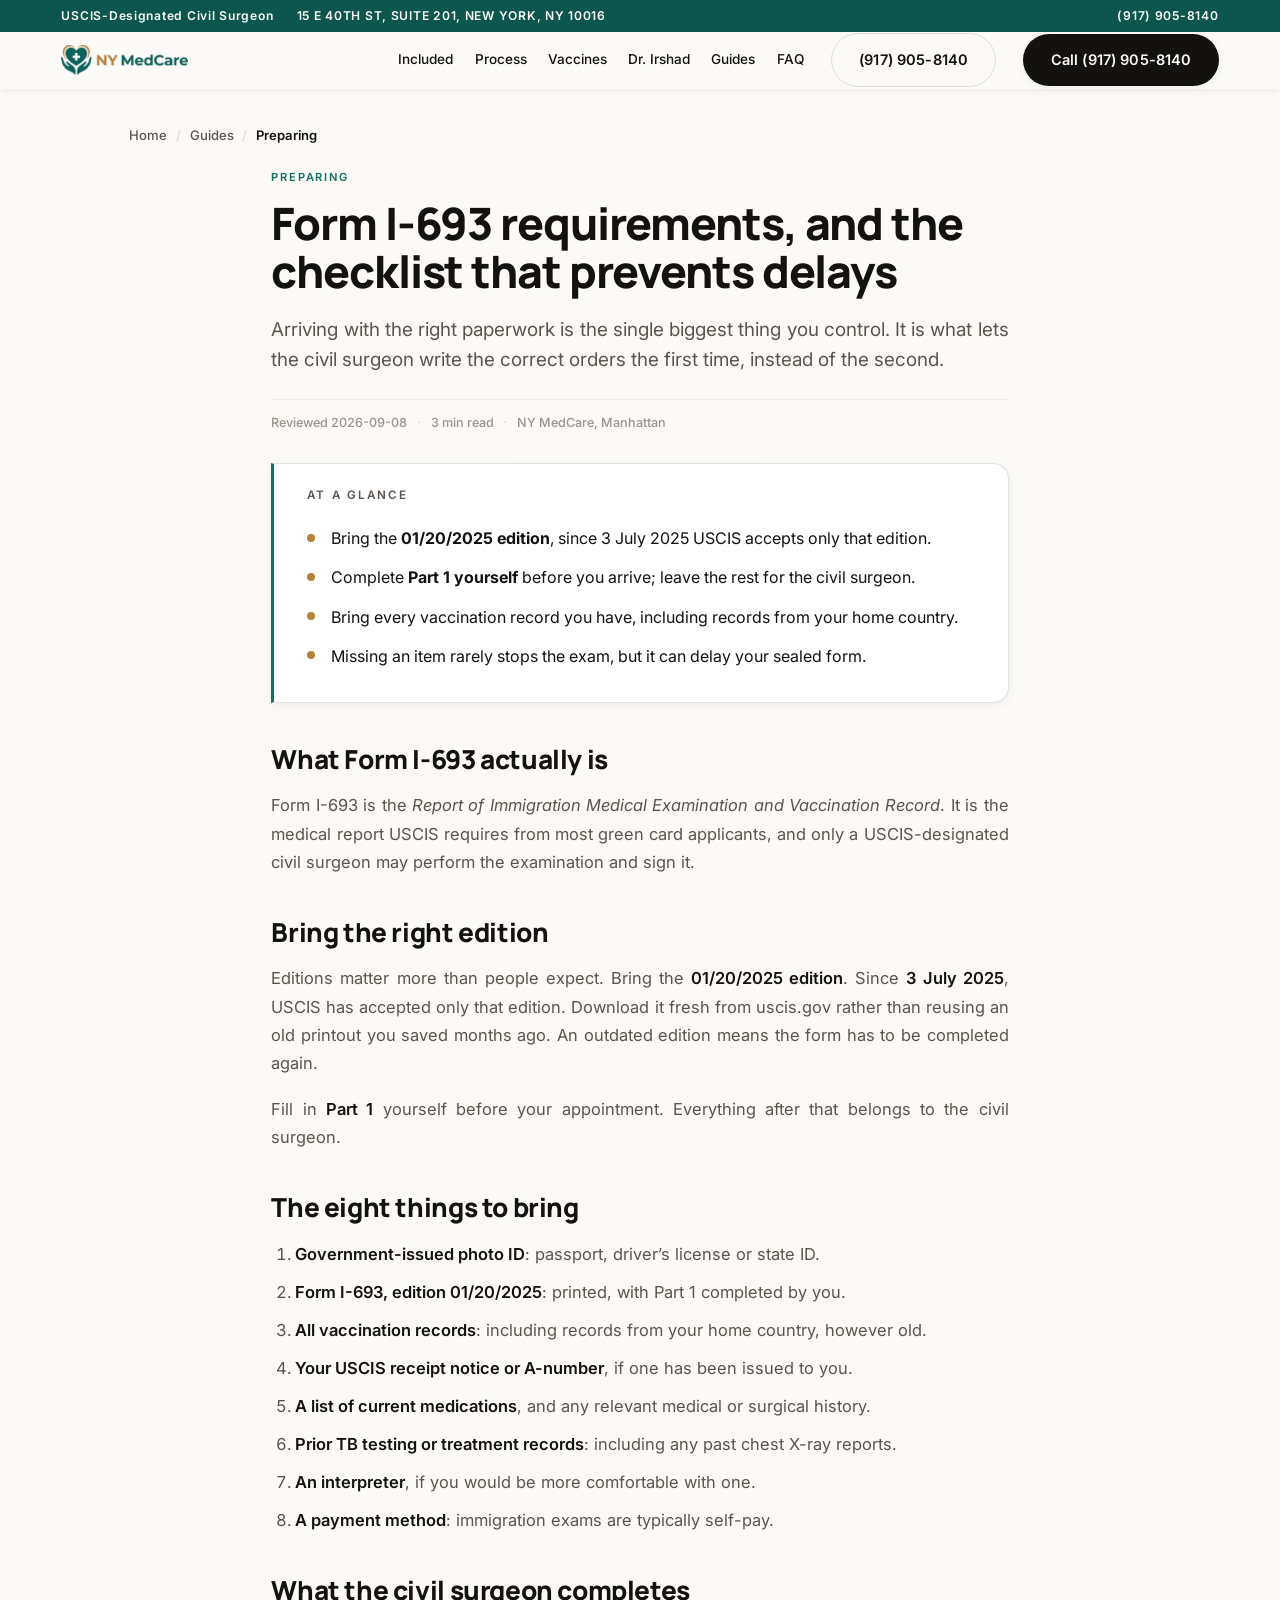
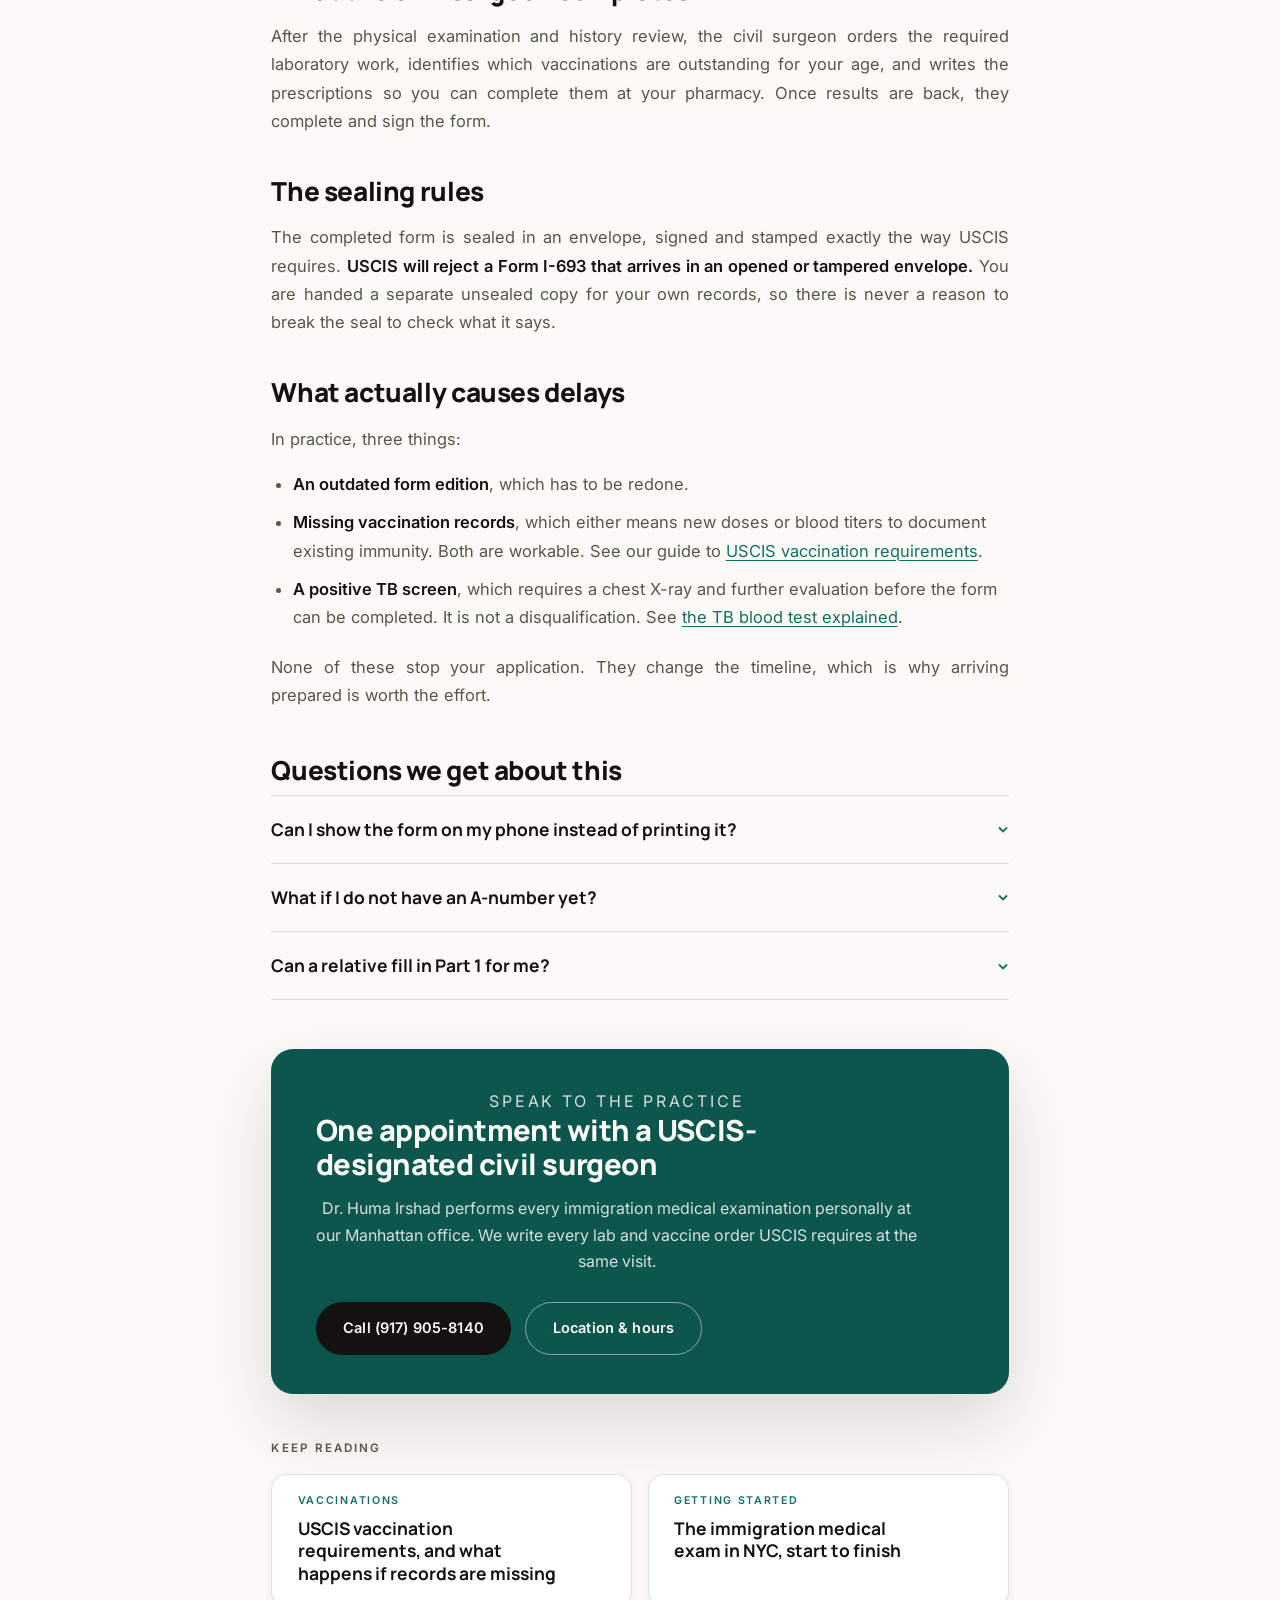
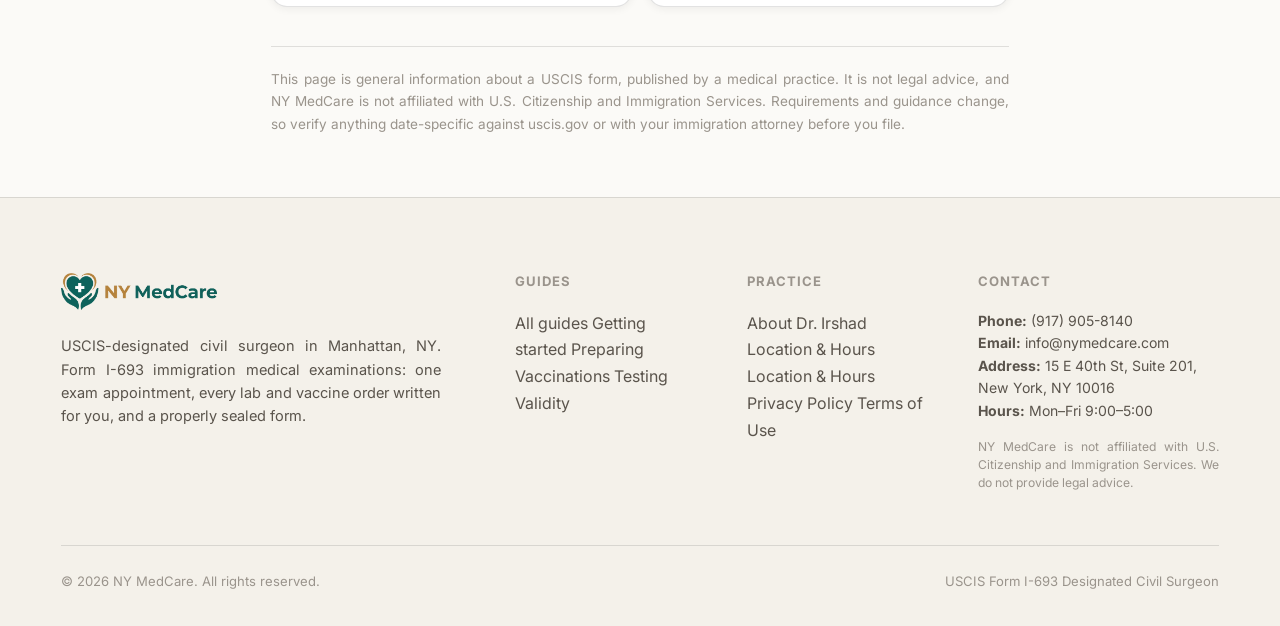
<file: blog/form-i-693-requirements-checklist/index.html>
<!DOCTYPE html>
<html lang="en">
<head>
  <meta charset="utf-8">
  <meta name="viewport" content="width=device-width, initial-scale=1, viewport-fit=cover">
  <title>Form I-693 Requirements: Full Checklist | NY MedCare</title>
  <meta name="description" content="Which edition of Form I-693 to bring, the eight things to take to your appointment, what the civil surgeon completes, and the sealing rules USCIS enforces.">
  <meta name="keywords" content="form i-693 requirements, i-693 checklist, what to bring immigration medical exam, i-693 edition">
  <link rel="canonical" href="https://nymedprime.pages.dev/blog/form-i-693-requirements-checklist/">
  <link rel="icon" type="image/png" href="../../assets/favicon.png">
  <meta name="theme-color" content="#fbfaf7">
  <meta property="og:type" content="article">
  <meta property="og:title" content="Form I-693 Requirements: Full Checklist | NY MedCare">
  <meta property="og:description" content="Which edition of Form I-693 to bring, the eight things to take to your appointment, what the civil surgeon completes, and the sealing rules USCIS enforces.">
  <meta property="og:url" content="https://nymedprime.pages.dev/blog/form-i-693-requirements-checklist/">
  <meta property="og:image" content="https://nymedprime.pages.dev/assets/og-image.jpg">
  <meta property="og:site_name" content="NY MedCare">
  <meta name="twitter:card" content="summary_large_image">
  <link rel="preconnect" href="https://fonts.googleapis.com">
  <link rel="preconnect" href="https://fonts.gstatic.com" crossorigin>
  <link href="https://fonts.googleapis.com/css2?family=Manrope:wght@500;700;800&family=Inter:wght@400;500;600&family=Instrument+Serif&display=swap" rel="stylesheet">
  <link rel="stylesheet" href="../../assets/core.css">
  <link rel="stylesheet" href="../../assets/blog.css">
  <script type="application/ld+json">
{
  "@context": "https://schema.org",
  "@type": "BlogPosting",
  "mainEntityOfPage": {
    "@type": "WebPage",
    "@id": "https://nymedprime.pages.dev/blog/form-i-693-requirements-checklist/"
  },
  "headline": "Form I-693 requirements, and the checklist that prevents delays",
  "description": "Which edition of Form I-693 to bring, the eight things to take to your appointment, what the civil surgeon completes, and the sealing rules USCIS enforces.",
  "url": "https://nymedprime.pages.dev/blog/form-i-693-requirements-checklist/",
  "datePublished": "2026-09-08",
  "dateModified": "2026-09-08",
  "author": {
    "@type": "Organization",
    "name": "NY MedCare",
    "url": "https://nymedprime.pages.dev/",
    "logo": {
      "@type": "ImageObject",
      "url": "https://nymedprime.pages.dev/assets/logo-lockup.png"
    }
  },
  "publisher": {
    "@type": "Organization",
    "name": "NY MedCare",
    "url": "https://nymedprime.pages.dev/",
    "logo": {
      "@type": "ImageObject",
      "url": "https://nymedprime.pages.dev/assets/logo-lockup.png"
    }
  },
  "image": "https://nymedprime.pages.dev/assets/og-image.jpg",
  "inLanguage": "en-US",
  "isPartOf": {
    "@type": "Blog",
    "@id": "https://nymedprime.pages.dev/blog/#blog",
    "name": "NY MedCare Guides"
  },
  "about": {
    "@type": "MedicalTest",
    "name": "USCIS Immigration Medical Examination (Form I-693)"
  }
}
  </script>
  <script type="application/ld+json">
{
  "@context": "https://schema.org",
  "@type": "BreadcrumbList",
  "itemListElement": [
    {
      "@type": "ListItem",
      "position": 1,
      "name": "Home",
      "item": "https://nymedprime.pages.dev/"
    },
    {
      "@type": "ListItem",
      "position": 2,
      "name": "Guides",
      "item": "https://nymedprime.pages.dev/blog/"
    },
    {
      "@type": "ListItem",
      "position": 3,
      "name": "Form I-693 requirements, and the checklist that prevents delays",
      "item": "https://nymedprime.pages.dev/blog/form-i-693-requirements-checklist/"
    }
  ]
}
  </script>
  <script type="application/ld+json">
{
  "@context": "https://schema.org",
  "@type": "FAQPage",
  "mainEntity": [
    {
      "@type": "Question",
      "name": "Can I show the form on my phone instead of printing it?",
      "acceptedAnswer": {
        "@type": "Answer",
        "text": "No. Bring it printed, with Part 1 already completed by you. The civil surgeon completes the rest on paper and seals it."
      }
    },
    {
      "@type": "Question",
      "name": "What if I do not have an A-number yet?",
      "acceptedAnswer": {
        "@type": "Answer",
        "text": "Bring it only if one has been issued to you. Not having one does not stop the examination."
      }
    },
    {
      "@type": "Question",
      "name": "Can a relative fill in Part 1 for me?",
      "acceptedAnswer": {
        "@type": "Answer",
        "text": "Part 1 is the applicant's own section, so complete it yourself. If language is a barrier, bring an interpreter to the appointment."
      }
    }
  ]
}
  </script>
</head>
<body style="background:#fbfaf7">
  <a class="skip" href="#main">Skip to content</a>

  <div class="topbar">
    <div class="topbar-items">
      <span>USCIS-Designated Civil Surgeon</span>
      <span>15 E 40TH ST, SUITE 201, NEW YORK, NY 10016</span>
    </div>
    <div><a href="tel:+19179058140">(917) 905-8140</a></div>
  </div>

  <header class="hdr is-stuck">
    <div class="hdr-in">
      <a class="brand" href="/" aria-label="NY MedCare home">
        <img class="brand-logo" src="../../assets/logo-lockup.png" width="560" height="133" alt="NY MedCare" decoding="async">
      </a>
      <div class="hdr-right">
        <nav class="nav" aria-label="Primary">
          <a class="nav-link" href="/#included">Included</a>
          <a class="nav-link" href="/#process">Process</a>
          <a class="nav-link" href="/#vaccines">Vaccines</a>
          <a class="nav-link" href="/#doctor">Dr. Irshad</a>
          <a class="nav-link" href="/blog/">Guides</a>
          <a class="nav-link" href="/#faq">FAQ</a>
        </nav>
        <a class="ghost" href="tel:+19179058140">(917) 905-8140</a>
        <a class="pill" href="tel:+19179058140">Call (917) 905-8140</a>
      </div>
    </div>
  </header>

  <main id="main" class="post-wrap">
    <nav class="crumbs" aria-label="Breadcrumb">
      <a href="/">Home</a><span aria-hidden="true">/</span>
      <a href="/blog/">Guides</a><span aria-hidden="true">/</span>
      <span aria-current="page">Preparing</span>
    </nav>

    <article class="post">
      <header class="post-head">
        <p class="post-cat">Preparing</p>
        <h1>Form I-693 requirements, and the checklist that prevents delays</h1>
        <p class="post-dek">Arriving with the right paperwork is the single biggest thing you control. It is what lets the civil surgeon write the correct orders the first time, instead of the second.</p>
        <p class="post-meta">
          <span>Reviewed 2026-09-08</span><span aria-hidden="true">·</span>
          <span>3 min read</span><span aria-hidden="true">·</span>
          <span>NY MedCare, Manhattan</span>
        </p>
      </header>

      <aside class="glance" aria-labelledby="glance-h">
        <h2 id="glance-h">At a glance</h2>
        <ul>
          <li>Bring the <strong>01/20/2025 edition</strong>, since 3 July 2025 USCIS accepts only that edition.</li>
          <li>Complete <strong>Part 1 yourself</strong> before you arrive; leave the rest for the civil surgeon.</li>
          <li>Bring every vaccination record you have, including records from your home country.</li>
          <li>Missing an item rarely stops the exam, but it can delay your sealed form.</li>
        </ul>
      </aside>

      <div class="post-body">

      <h2>What Form I-693 actually is</h2>
      <p>Form I-693 is the <em>Report of Immigration Medical Examination and Vaccination Record</em>. It
         is the medical report USCIS requires from most green card applicants, and only a
         USCIS-designated civil surgeon may perform the examination and sign it.</p>

      <h2>Bring the right edition</h2>
      <p>Editions matter more than people expect. Bring the <strong>01/20/2025 edition</strong>. Since
         <strong>3 July 2025</strong>, USCIS has accepted only that edition. Download it fresh from
         uscis.gov rather than reusing an old printout you saved months ago. An outdated edition
         means the form has to be completed again.</p>
      <p>Fill in <strong>Part 1</strong> yourself before your appointment. Everything after that belongs
         to the civil surgeon.</p>

      <h2>The eight things to bring</h2>
      <ol class="chk-list">
        <li><strong>Government-issued photo ID</strong>: passport, driver&rsquo;s license or state ID.</li>
        <li><strong>Form I-693, edition 01/20/2025</strong>: printed, with Part 1 completed by you.</li>
        <li><strong>All vaccination records</strong>: including records from your home country, however old.</li>
        <li><strong>Your USCIS receipt notice or A-number</strong>, if one has been issued to you.</li>
        <li><strong>A list of current medications</strong>, and any relevant medical or surgical history.</li>
        <li><strong>Prior TB testing or treatment records</strong>: including any past chest X-ray reports.</li>
        <li><strong>An interpreter</strong>, if you would be more comfortable with one.</li>
        <li><strong>A payment method</strong>: immigration exams are typically self-pay.</li>
      </ol>

      <h2>What the civil surgeon completes</h2>
      <p>After the physical examination and history review, the civil surgeon orders the required
         laboratory work, identifies which vaccinations are outstanding for your age, and writes the
         prescriptions so you can complete them at your pharmacy. Once results are back, they complete
         and sign the form.</p>

      <h2>The sealing rules</h2>
      <p>The completed form is sealed in an envelope, signed and stamped exactly the way USCIS requires.
         <strong>USCIS will reject a Form I-693 that arrives in an opened or tampered envelope.</strong>
         You are handed a separate unsealed copy for your own records, so there is never a reason to
         break the seal to check what it says.</p>

      <h2>What actually causes delays</h2>
      <p>In practice, three things:</p>
      <ul>
        <li><strong>An outdated form edition</strong>, which has to be redone.</li>
        <li><strong>Missing vaccination records</strong>, which either means new doses or blood titers to
            document existing immunity. Both are workable. See our guide to
            <a href="/blog/uscis-vaccination-requirements/">USCIS vaccination requirements</a>.</li>
        <li><strong>A positive TB screen</strong>, which requires a chest X-ray and further evaluation
            before the form can be completed. It is not a disqualification. See
            <a href="/blog/tb-blood-test-igra-immigration/">the TB blood test explained</a>.</li>
      </ul>
      <p>None of these stop your application. They change the timeline, which is why arriving prepared is
         worth the effort.</p>
 
      </div>

      <section class="post-faq" aria-labelledby="post-faq-h">
        <h2 id="post-faq-h">Questions we get about this</h2>
        <details>
          <summary>Can I show the form on my phone instead of printing it?<svg class="chev" viewBox="0 0 12 12" fill="none" stroke="currentColor" stroke-width="1.8" aria-hidden="true"><path d="M2 4.5 6 8.5l4-4"/></svg></summary>
          <div class="ans"><div><p>No. Bring it printed, with Part 1 already completed by you. The civil surgeon completes the rest on paper and seals it.</p></div></div>
        </details>
        <details>
          <summary>What if I do not have an A-number yet?<svg class="chev" viewBox="0 0 12 12" fill="none" stroke="currentColor" stroke-width="1.8" aria-hidden="true"><path d="M2 4.5 6 8.5l4-4"/></svg></summary>
          <div class="ans"><div><p>Bring it only if one has been issued to you. Not having one does not stop the examination.</p></div></div>
        </details>
        <details>
          <summary>Can a relative fill in Part 1 for me?<svg class="chev" viewBox="0 0 12 12" fill="none" stroke="currentColor" stroke-width="1.8" aria-hidden="true"><path d="M2 4.5 6 8.5l4-4"/></svg></summary>
          <div class="ans"><div><p>Part 1 is the applicant&#x27;s own section, so complete it yourself. If language is a barrier, bring an interpreter to the appointment.</p></div></div>
        </details>
      </section>

      <aside class="post-cta">
        <p class="post-cta-eyebrow">Speak to the practice</p>
        <h2>One appointment with a USCIS-designated civil surgeon</h2>
        <p>Dr. Huma Irshad performs every immigration medical examination personally at our Manhattan
           office. We write every lab and vaccine order USCIS requires at the same visit.</p>
        <div class="post-cta-actions">
          <a class="pill" href="tel:+19179058140">Call (917) 905-8140</a>
          <a class="ghost" href="/#serve-location">Location &amp; hours</a>
        </div>
      </aside>

      <section class="related" aria-labelledby="rel-h">
        <h2 id="rel-h">Keep reading</h2>
        <div class="rel-grid">
          <a class="rel-card" href="/blog/uscis-vaccination-requirements/">
            <span class="rel-cat">Vaccinations</span>
            <span class="rel-title">USCIS vaccination requirements, and what happens if records are missing</span>
          </a>
          <a class="rel-card" href="/blog/immigration-medical-exam-nyc/">
            <span class="rel-cat">Getting started</span>
            <span class="rel-title">The immigration medical exam in NYC, start to finish</span>
          </a>
        </div>
      </section>

      <p class="post-legal">This page is general information about a USCIS form, published by a medical
        practice. It is not legal advice, and NY MedCare is not affiliated with U.S. Citizenship and
        Immigration Services. Requirements and guidance change, so verify anything date-specific
        against uscis.gov or with your immigration attorney before you file.</p>
    </article>
  </main>

  <footer class="ftr">
    <div class="ftr-grid">
      <div class="ftr-brand-col">
        <a class="brand brand--ftr" href="/" aria-label="NY MedCare home">
          <img class="brand-logo" src="../../assets/logo-lockup.png" width="560" height="133" alt="NY MedCare" loading="lazy" decoding="async">
        </a>
        <p>USCIS-designated civil surgeon in Manhattan, NY. Form I-693 immigration medical examinations: one exam appointment, every lab and vaccine order written for you, and a properly sealed form.</p>
      </div>
      <div class="ftr-col">
        <h4>Guides</h4>
        <a href="/blog/">All guides</a>
        <a href="/blog/immigration-medical-exam-nyc/">Getting started</a>
        <a href="/blog/form-i-693-requirements-checklist/">Preparing</a>
        <a href="/blog/uscis-vaccination-requirements/">Vaccinations</a>
        <a href="/blog/tb-blood-test-igra-immigration/">Testing</a>
        <a href="/blog/does-form-i-693-expire/">Validity</a>
      </div>
      <div class="ftr-col">
        <h4>Practice</h4>
        <a href="/#doctor">About Dr. Irshad</a>
        <a href="/#location">Location &amp; Hours</a>
        <a href="/#serve-location">Location &amp; Hours</a>
        <a href="/privacy-policy/">Privacy Policy</a>
        <a href="/terms/">Terms of Use</a>
      </div>
      <div class="ftr-col">
        <h4>Contact</h4>
        <p class="ftr-contact-p">
          <strong>Phone:</strong> <a href="tel:+19179058140">(917) 905-8140</a><br>
          <strong>Email:</strong> <a href="mailto:info@nymedcare.com">info@nymedcare.com</a><br>
          <strong>Address:</strong> 15 E 40th St, Suite 201, New York, NY 10016<br>
          <strong>Hours:</strong> Mon–Fri 9:00–5:00
        </p>
        <p class="ftr-disclaimer">NY MedCare is not affiliated with U.S. Citizenship and Immigration Services. We do not provide legal advice.</p>
      </div>
    </div>
    <div class="ftr-bottom">
      <div>&copy; 2026 NY MedCare. All rights reserved.</div>
      <div>USCIS Form I-693 Designated Civil Surgeon</div>
    </div>
  </footer>
</body>
</html>
</file>
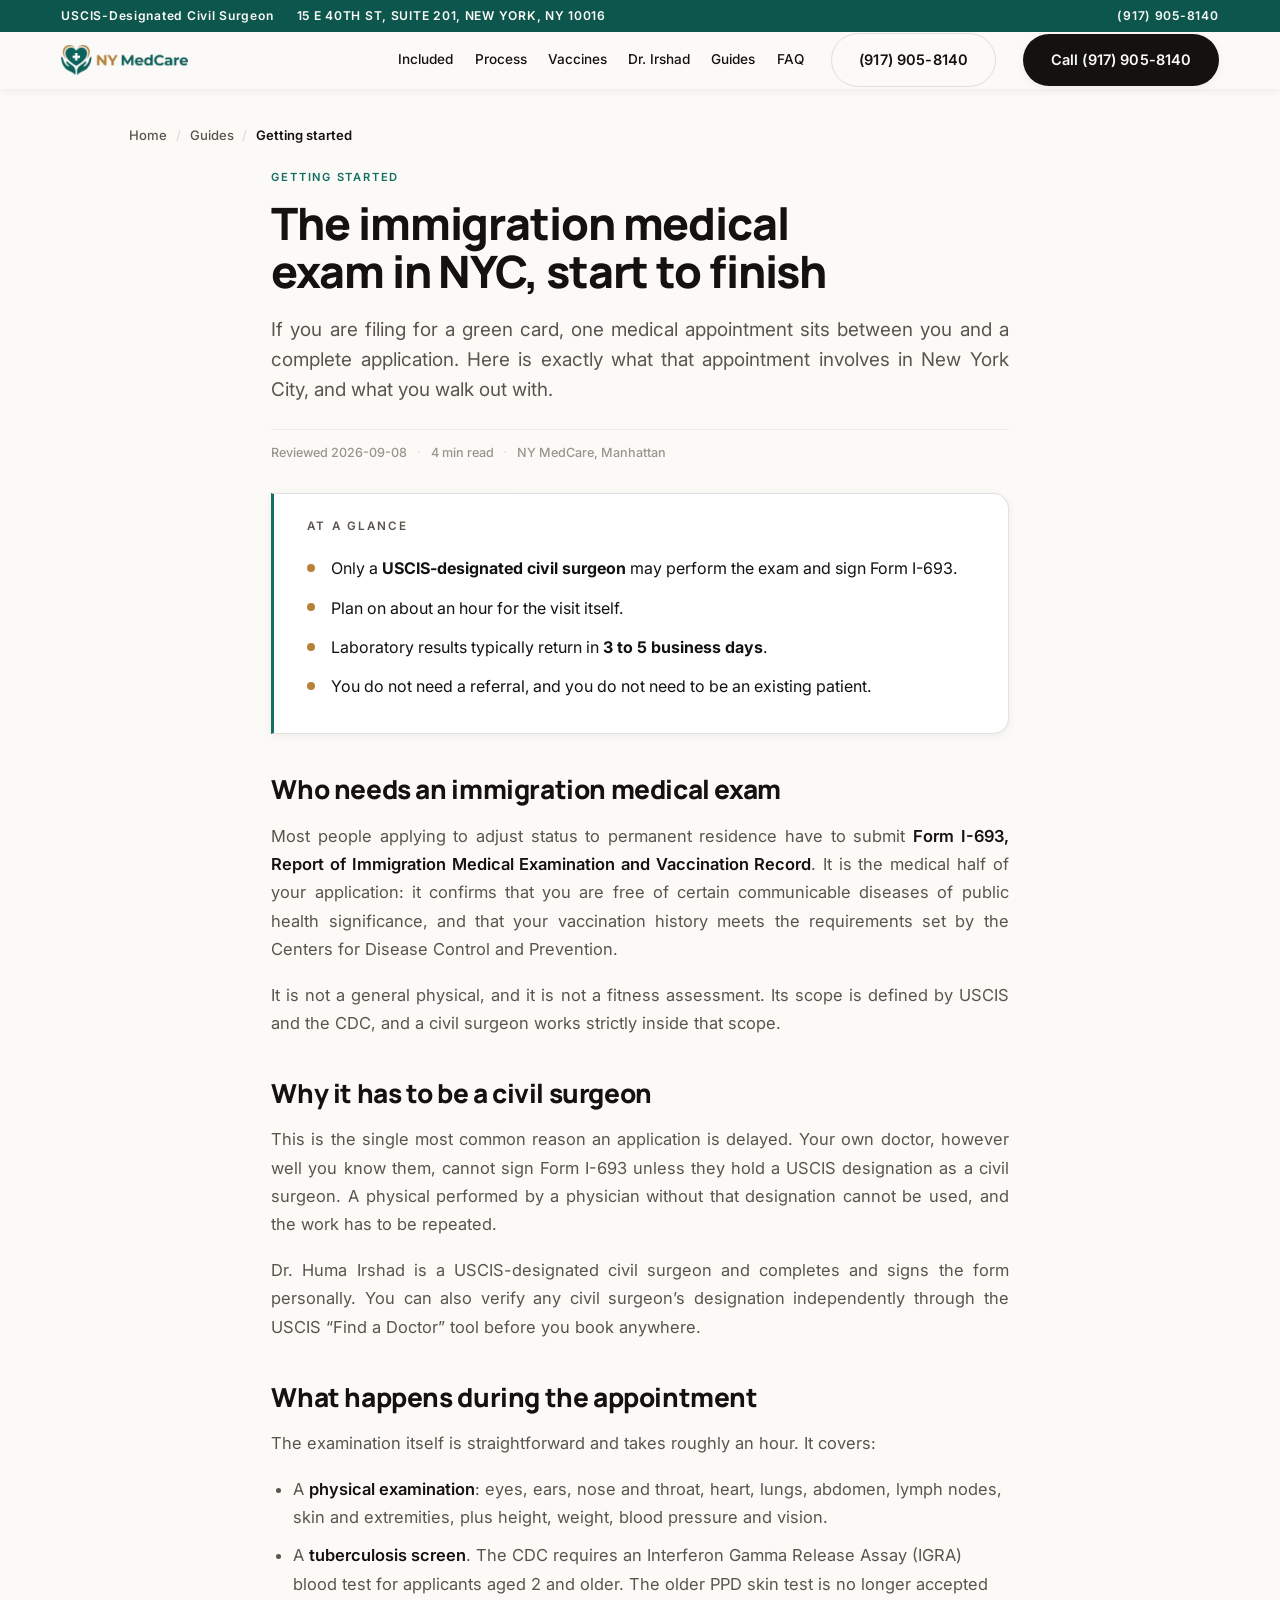
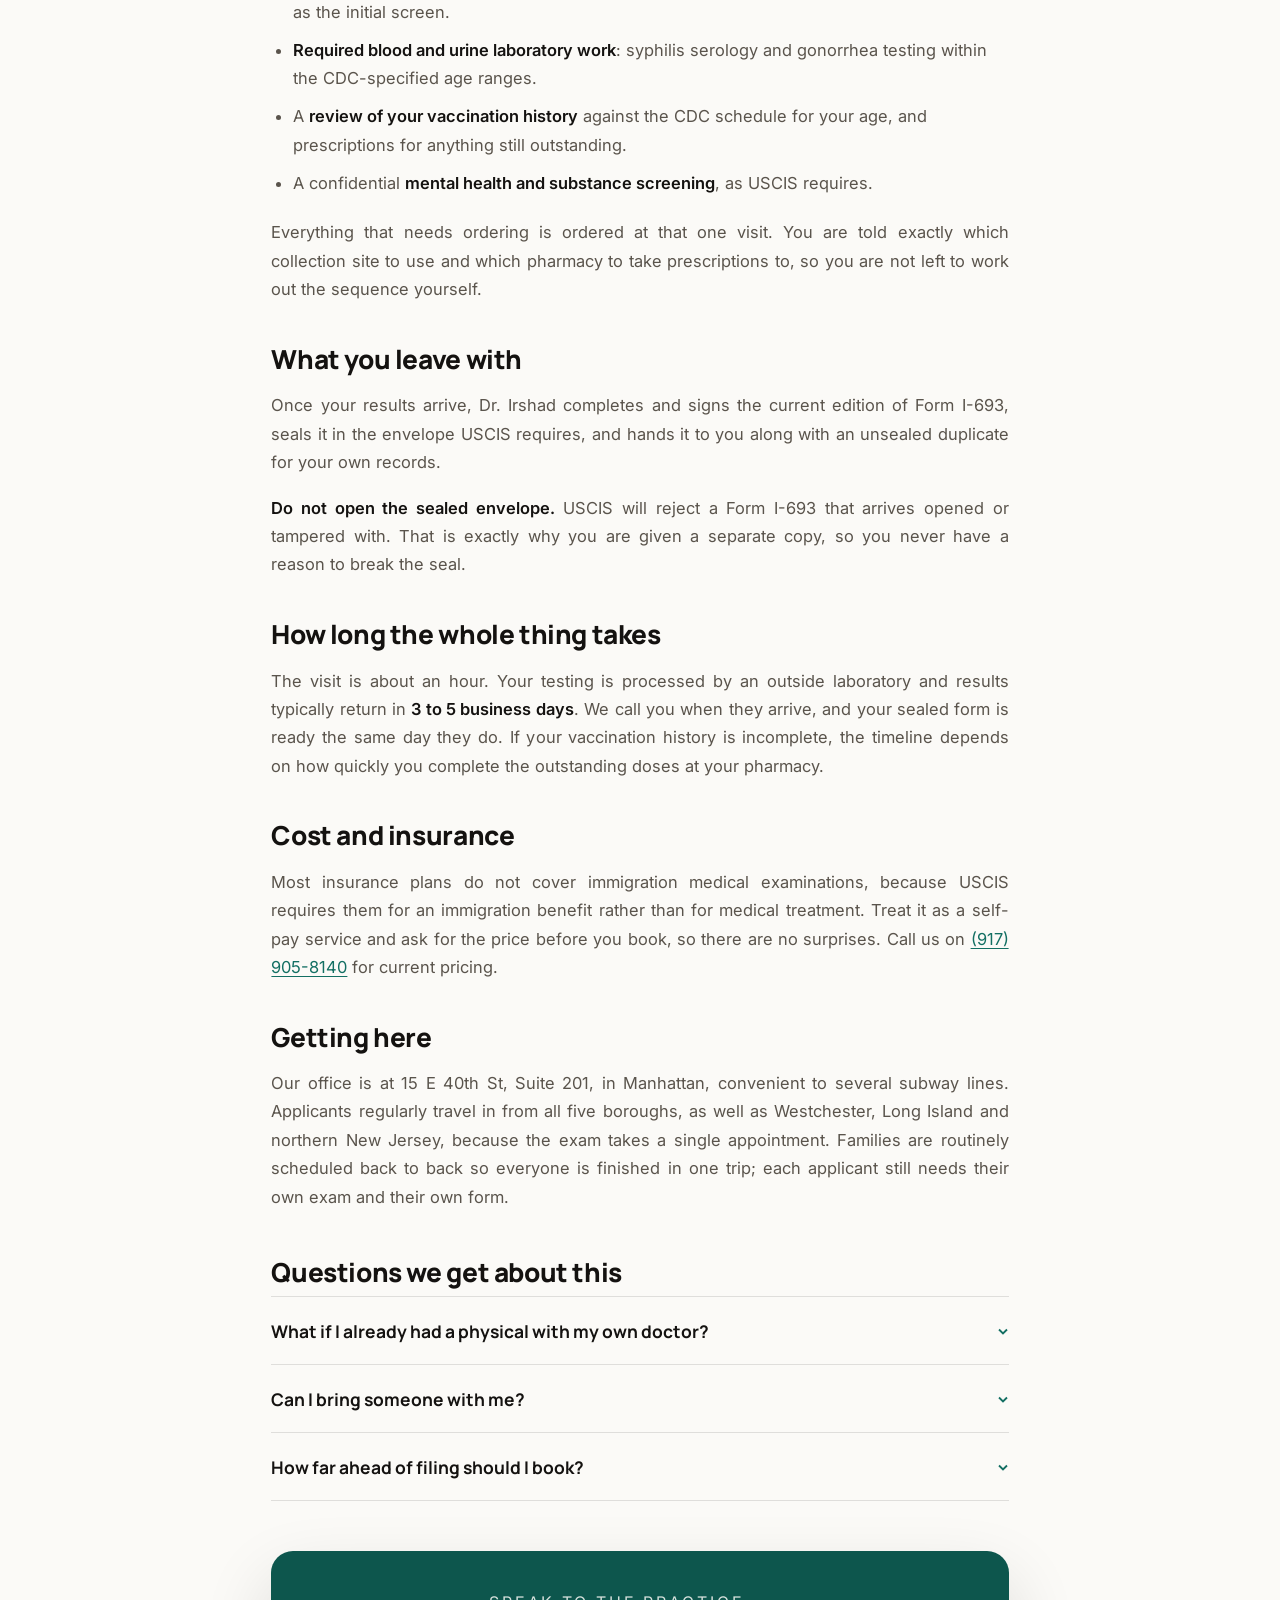
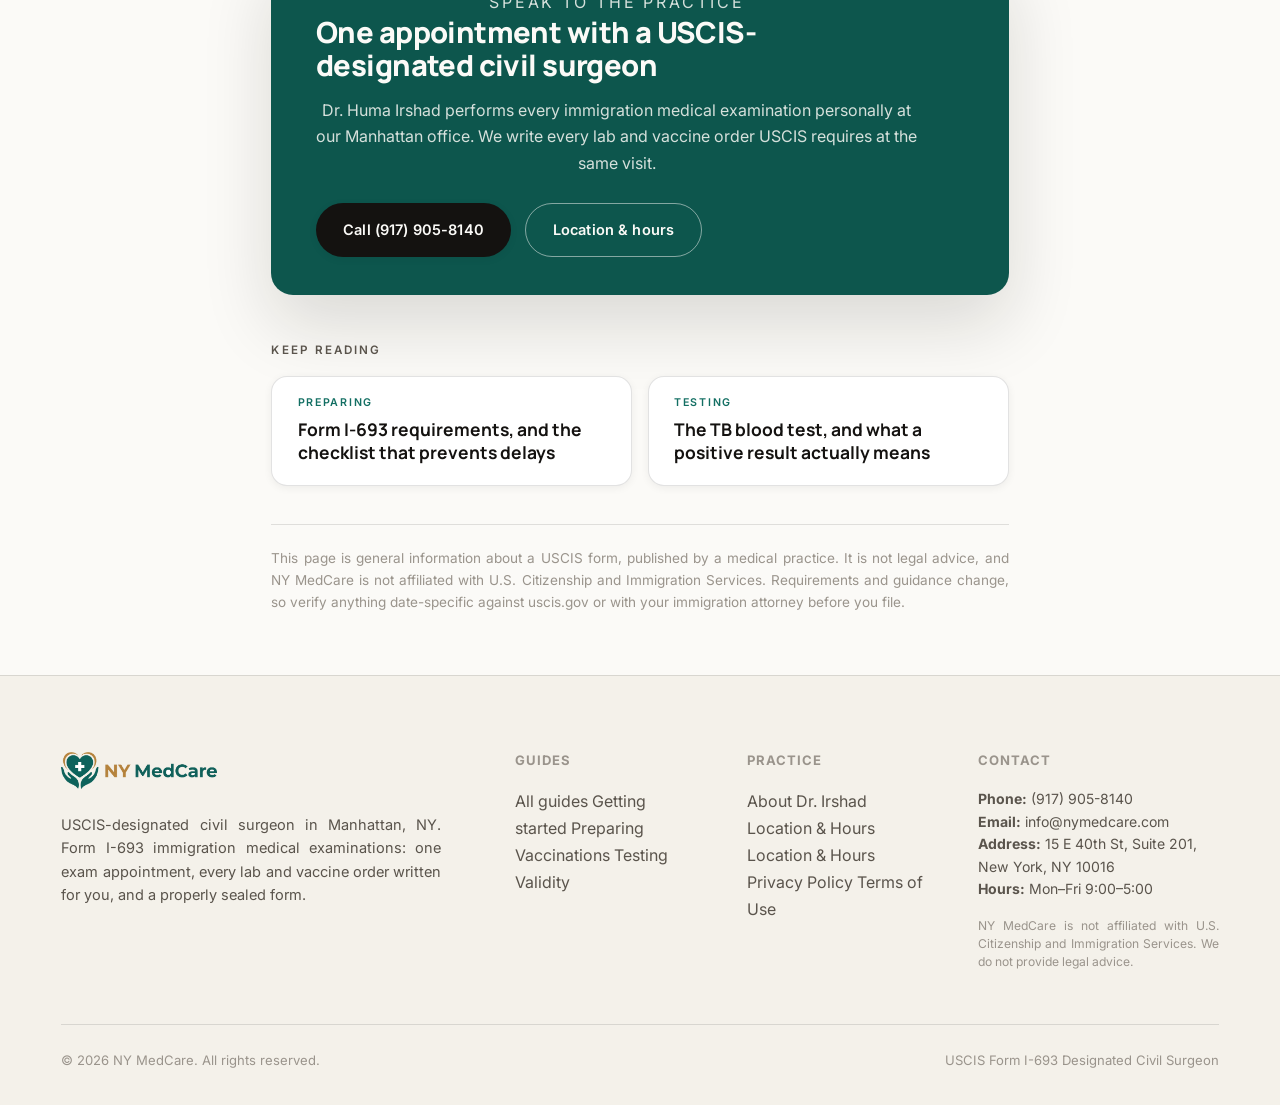
<file: blog/immigration-medical-exam-nyc/index.html>
<!DOCTYPE html>
<html lang="en">
<head>
  <meta charset="utf-8">
  <meta name="viewport" content="width=device-width, initial-scale=1, viewport-fit=cover">
  <title>Immigration Medical Exam in NYC: What Happens | NY MedCare</title>
  <meta name="description" content="What happens at a USCIS immigration medical exam in New York City, who is allowed to perform it, what you leave with, and how long the results take.">
  <meta name="keywords" content="immigration medical exam nyc, civil surgeon nyc, uscis medical exam new york, green card medical exam manhattan">
  <link rel="canonical" href="https://nymedprime.pages.dev/blog/immigration-medical-exam-nyc/">
  <link rel="icon" type="image/png" href="../../assets/favicon.png">
  <meta name="theme-color" content="#fbfaf7">
  <meta property="og:type" content="article">
  <meta property="og:title" content="Immigration Medical Exam in NYC: What Happens | NY MedCare">
  <meta property="og:description" content="What happens at a USCIS immigration medical exam in New York City, who is allowed to perform it, what you leave with, and how long the results take.">
  <meta property="og:url" content="https://nymedprime.pages.dev/blog/immigration-medical-exam-nyc/">
  <meta property="og:image" content="https://nymedprime.pages.dev/assets/og-image.jpg">
  <meta property="og:site_name" content="NY MedCare">
  <meta name="twitter:card" content="summary_large_image">
  <link rel="preconnect" href="https://fonts.googleapis.com">
  <link rel="preconnect" href="https://fonts.gstatic.com" crossorigin>
  <link href="https://fonts.googleapis.com/css2?family=Manrope:wght@500;700;800&family=Inter:wght@400;500;600&family=Instrument+Serif&display=swap" rel="stylesheet">
  <link rel="stylesheet" href="../../assets/core.css">
  <link rel="stylesheet" href="../../assets/blog.css">
  <script type="application/ld+json">
{
  "@context": "https://schema.org",
  "@type": "BlogPosting",
  "mainEntityOfPage": {
    "@type": "WebPage",
    "@id": "https://nymedprime.pages.dev/blog/immigration-medical-exam-nyc/"
  },
  "headline": "The immigration medical exam in NYC, start to finish",
  "description": "What happens at a USCIS immigration medical exam in New York City, who is allowed to perform it, what you leave with, and how long the results take.",
  "url": "https://nymedprime.pages.dev/blog/immigration-medical-exam-nyc/",
  "datePublished": "2026-09-08",
  "dateModified": "2026-09-08",
  "author": {
    "@type": "Organization",
    "name": "NY MedCare",
    "url": "https://nymedprime.pages.dev/",
    "logo": {
      "@type": "ImageObject",
      "url": "https://nymedprime.pages.dev/assets/logo-lockup.png"
    }
  },
  "publisher": {
    "@type": "Organization",
    "name": "NY MedCare",
    "url": "https://nymedprime.pages.dev/",
    "logo": {
      "@type": "ImageObject",
      "url": "https://nymedprime.pages.dev/assets/logo-lockup.png"
    }
  },
  "image": "https://nymedprime.pages.dev/assets/og-image.jpg",
  "inLanguage": "en-US",
  "isPartOf": {
    "@type": "Blog",
    "@id": "https://nymedprime.pages.dev/blog/#blog",
    "name": "NY MedCare Guides"
  },
  "about": {
    "@type": "MedicalTest",
    "name": "USCIS Immigration Medical Examination (Form I-693)"
  }
}
  </script>
  <script type="application/ld+json">
{
  "@context": "https://schema.org",
  "@type": "BreadcrumbList",
  "itemListElement": [
    {
      "@type": "ListItem",
      "position": 1,
      "name": "Home",
      "item": "https://nymedprime.pages.dev/"
    },
    {
      "@type": "ListItem",
      "position": 2,
      "name": "Guides",
      "item": "https://nymedprime.pages.dev/blog/"
    },
    {
      "@type": "ListItem",
      "position": 3,
      "name": "The immigration medical exam in NYC, start to finish",
      "item": "https://nymedprime.pages.dev/blog/immigration-medical-exam-nyc/"
    }
  ]
}
  </script>
  <script type="application/ld+json">
{
  "@context": "https://schema.org",
  "@type": "FAQPage",
  "mainEntity": [
    {
      "@type": "Question",
      "name": "What if I already had a physical with my own doctor?",
      "acceptedAnswer": {
        "@type": "Answer",
        "text": "It cannot be used for Form I-693 unless that physician holds a USCIS designation as a civil surgeon. The examination has to be repeated by a designated civil surgeon, who then completes and signs the form."
      }
    },
    {
      "@type": "Question",
      "name": "Can I bring someone with me?",
      "acceptedAnswer": {
        "@type": "Answer",
        "text": "Yes. Bring an interpreter if you would be more comfortable with one, and families are routinely scheduled back to back so everyone is finished in one trip. Each applicant still needs their own examination and their own form."
      }
    },
    {
      "@type": "Question",
      "name": "How far ahead of filing should I book?",
      "acceptedAnswer": {
        "@type": "Answer",
        "text": "The visit is about an hour and laboratory results typically return in 3 to 5 business days, so plan for at least a week from appointment to sealed envelope. How that fits your filing deadline is a question for your immigration attorney, not for us."
      }
    }
  ]
}
  </script>
</head>
<body style="background:#fbfaf7">
  <a class="skip" href="#main">Skip to content</a>

  <div class="topbar">
    <div class="topbar-items">
      <span>USCIS-Designated Civil Surgeon</span>
      <span>15 E 40TH ST, SUITE 201, NEW YORK, NY 10016</span>
    </div>
    <div><a href="tel:+19179058140">(917) 905-8140</a></div>
  </div>

  <header class="hdr is-stuck">
    <div class="hdr-in">
      <a class="brand" href="/" aria-label="NY MedCare home">
        <img class="brand-logo" src="../../assets/logo-lockup.png" width="560" height="133" alt="NY MedCare" decoding="async">
      </a>
      <div class="hdr-right">
        <nav class="nav" aria-label="Primary">
          <a class="nav-link" href="/#included">Included</a>
          <a class="nav-link" href="/#process">Process</a>
          <a class="nav-link" href="/#vaccines">Vaccines</a>
          <a class="nav-link" href="/#doctor">Dr. Irshad</a>
          <a class="nav-link" href="/blog/">Guides</a>
          <a class="nav-link" href="/#faq">FAQ</a>
        </nav>
        <a class="ghost" href="tel:+19179058140">(917) 905-8140</a>
        <a class="pill" href="tel:+19179058140">Call (917) 905-8140</a>
      </div>
    </div>
  </header>

  <main id="main" class="post-wrap">
    <nav class="crumbs" aria-label="Breadcrumb">
      <a href="/">Home</a><span aria-hidden="true">/</span>
      <a href="/blog/">Guides</a><span aria-hidden="true">/</span>
      <span aria-current="page">Getting started</span>
    </nav>

    <article class="post">
      <header class="post-head">
        <p class="post-cat">Getting started</p>
        <h1>The immigration medical exam in NYC, start to finish</h1>
        <p class="post-dek">If you are filing for a green card, one medical appointment sits between you and a complete application. Here is exactly what that appointment involves in New York City, and what you walk out with.</p>
        <p class="post-meta">
          <span>Reviewed 2026-09-08</span><span aria-hidden="true">·</span>
          <span>4 min read</span><span aria-hidden="true">·</span>
          <span>NY MedCare, Manhattan</span>
        </p>
      </header>

      <aside class="glance" aria-labelledby="glance-h">
        <h2 id="glance-h">At a glance</h2>
        <ul>
          <li>Only a <strong>USCIS-designated civil surgeon</strong> may perform the exam and sign Form I-693.</li>
          <li>Plan on about an hour for the visit itself.</li>
          <li>Laboratory results typically return in <strong>3 to 5 business days</strong>.</li>
          <li>You do not need a referral, and you do not need to be an existing patient.</li>
        </ul>
      </aside>

      <div class="post-body">

      <h2>Who needs an immigration medical exam</h2>
      <p>Most people applying to adjust status to permanent residence have to submit
         <strong>Form I-693, Report of Immigration Medical Examination and Vaccination Record</strong>.
         It is the medical half of your application: it confirms that you are free of certain
         communicable diseases of public health significance, and that your vaccination history meets
         the requirements set by the Centers for Disease Control and Prevention.</p>
      <p>It is not a general physical, and it is not a fitness assessment. Its scope is defined by USCIS
         and the CDC, and a civil surgeon works strictly inside that scope.</p>

      <h2>Why it has to be a civil surgeon</h2>
      <p>This is the single most common reason an application is delayed. Your own doctor, however
         well you know them, cannot sign Form I-693 unless they hold a USCIS designation as a civil
         surgeon. A physical performed by a physician without that designation cannot be used, and the
         work has to be repeated.</p>
      <p>Dr. Huma Irshad is a USCIS-designated civil surgeon and completes and signs the form
         personally. You can also verify any civil surgeon&rsquo;s designation independently through the
         USCIS &ldquo;Find a Doctor&rdquo; tool before you book anywhere.</p>

      <h2>What happens during the appointment</h2>
      <p>The examination itself is straightforward and takes roughly an hour. It covers:</p>
      <ul>
        <li>A <strong>physical examination</strong>: eyes, ears, nose and throat, heart, lungs,
            abdomen, lymph nodes, skin and extremities, plus height, weight, blood pressure and vision.</li>
        <li>A <strong>tuberculosis screen</strong>. The CDC requires an Interferon Gamma Release Assay
            (IGRA) blood test for applicants aged 2 and older. The older PPD skin test is no longer
            accepted as the initial screen.</li>
        <li><strong>Required blood and urine laboratory work</strong>: syphilis serology and
            gonorrhea testing within the CDC-specified age ranges.</li>
        <li>A <strong>review of your vaccination history</strong> against the CDC schedule for your age,
            and prescriptions for anything still outstanding.</li>
        <li>A confidential <strong>mental health and substance screening</strong>, as USCIS requires.</li>
      </ul>
      <p>Everything that needs ordering is ordered at that one visit. You are told exactly which
         collection site to use and which pharmacy to take prescriptions to, so you are not left to
         work out the sequence yourself.</p>

      <h2>What you leave with</h2>
      <p>Once your results arrive, Dr. Irshad completes and signs the current edition of Form I-693,
         seals it in the envelope USCIS requires, and hands it to you along with an unsealed duplicate
         for your own records.</p>
      <p><strong>Do not open the sealed envelope.</strong> USCIS will reject a Form I-693 that arrives
         opened or tampered with. That is exactly why you are given a separate copy, so you never
         have a reason to break the seal.</p>

      <h2>How long the whole thing takes</h2>
      <p>The visit is about an hour. Your testing is processed by an outside laboratory and results
         typically return in <strong>3 to 5 business days</strong>. We call you when they arrive, and
         your sealed form is ready the same day they do. If your vaccination history is incomplete, the
         timeline depends on how quickly you complete the outstanding doses at your pharmacy.</p>

      <h2>Cost and insurance</h2>
      <p>Most insurance plans do not cover immigration medical examinations, because USCIS requires them
         for an immigration benefit rather than for medical treatment. Treat it as a self-pay service and
         ask for the price before you book, so there are no surprises. Call us on
         <a href="tel:+19179058140">(917) 905-8140</a> for current pricing.</p>

      <h2>Getting here</h2>
      <p>Our office is at 15 E 40th St, Suite 201, in Manhattan, convenient to several subway
         lines. Applicants regularly travel in from all five boroughs, as well as Westchester, Long
         Island and northern New Jersey, because the exam takes a single appointment. Families are
         routinely scheduled back to back so everyone is finished in one trip; each applicant still needs
         their own exam and their own form.</p>
 
      </div>

      <section class="post-faq" aria-labelledby="post-faq-h">
        <h2 id="post-faq-h">Questions we get about this</h2>
        <details>
          <summary>What if I already had a physical with my own doctor?<svg class="chev" viewBox="0 0 12 12" fill="none" stroke="currentColor" stroke-width="1.8" aria-hidden="true"><path d="M2 4.5 6 8.5l4-4"/></svg></summary>
          <div class="ans"><div><p>It cannot be used for Form I-693 unless that physician holds a USCIS designation as a civil surgeon. The examination has to be repeated by a designated civil surgeon, who then completes and signs the form.</p></div></div>
        </details>
        <details>
          <summary>Can I bring someone with me?<svg class="chev" viewBox="0 0 12 12" fill="none" stroke="currentColor" stroke-width="1.8" aria-hidden="true"><path d="M2 4.5 6 8.5l4-4"/></svg></summary>
          <div class="ans"><div><p>Yes. Bring an interpreter if you would be more comfortable with one, and families are routinely scheduled back to back so everyone is finished in one trip. Each applicant still needs their own examination and their own form.</p></div></div>
        </details>
        <details>
          <summary>How far ahead of filing should I book?<svg class="chev" viewBox="0 0 12 12" fill="none" stroke="currentColor" stroke-width="1.8" aria-hidden="true"><path d="M2 4.5 6 8.5l4-4"/></svg></summary>
          <div class="ans"><div><p>The visit is about an hour and laboratory results typically return in 3 to 5 business days, so plan for at least a week from appointment to sealed envelope. How that fits your filing deadline is a question for your immigration attorney, not for us.</p></div></div>
        </details>
      </section>

      <aside class="post-cta">
        <p class="post-cta-eyebrow">Speak to the practice</p>
        <h2>One appointment with a USCIS-designated civil surgeon</h2>
        <p>Dr. Huma Irshad performs every immigration medical examination personally at our Manhattan
           office. We write every lab and vaccine order USCIS requires at the same visit.</p>
        <div class="post-cta-actions">
          <a class="pill" href="tel:+19179058140">Call (917) 905-8140</a>
          <a class="ghost" href="/#serve-location">Location &amp; hours</a>
        </div>
      </aside>

      <section class="related" aria-labelledby="rel-h">
        <h2 id="rel-h">Keep reading</h2>
        <div class="rel-grid">
          <a class="rel-card" href="/blog/form-i-693-requirements-checklist/">
            <span class="rel-cat">Preparing</span>
            <span class="rel-title">Form I-693 requirements, and the checklist that prevents delays</span>
          </a>
          <a class="rel-card" href="/blog/tb-blood-test-igra-immigration/">
            <span class="rel-cat">Testing</span>
            <span class="rel-title">The TB blood test, and what a positive result actually means</span>
          </a>
        </div>
      </section>

      <p class="post-legal">This page is general information about a USCIS form, published by a medical
        practice. It is not legal advice, and NY MedCare is not affiliated with U.S. Citizenship and
        Immigration Services. Requirements and guidance change, so verify anything date-specific
        against uscis.gov or with your immigration attorney before you file.</p>
    </article>
  </main>

  <footer class="ftr">
    <div class="ftr-grid">
      <div class="ftr-brand-col">
        <a class="brand brand--ftr" href="/" aria-label="NY MedCare home">
          <img class="brand-logo" src="../../assets/logo-lockup.png" width="560" height="133" alt="NY MedCare" loading="lazy" decoding="async">
        </a>
        <p>USCIS-designated civil surgeon in Manhattan, NY. Form I-693 immigration medical examinations: one exam appointment, every lab and vaccine order written for you, and a properly sealed form.</p>
      </div>
      <div class="ftr-col">
        <h4>Guides</h4>
        <a href="/blog/">All guides</a>
        <a href="/blog/immigration-medical-exam-nyc/">Getting started</a>
        <a href="/blog/form-i-693-requirements-checklist/">Preparing</a>
        <a href="/blog/uscis-vaccination-requirements/">Vaccinations</a>
        <a href="/blog/tb-blood-test-igra-immigration/">Testing</a>
        <a href="/blog/does-form-i-693-expire/">Validity</a>
      </div>
      <div class="ftr-col">
        <h4>Practice</h4>
        <a href="/#doctor">About Dr. Irshad</a>
        <a href="/#location">Location &amp; Hours</a>
        <a href="/#serve-location">Location &amp; Hours</a>
        <a href="/privacy-policy/">Privacy Policy</a>
        <a href="/terms/">Terms of Use</a>
      </div>
      <div class="ftr-col">
        <h4>Contact</h4>
        <p class="ftr-contact-p">
          <strong>Phone:</strong> <a href="tel:+19179058140">(917) 905-8140</a><br>
          <strong>Email:</strong> <a href="mailto:info@nymedcare.com">info@nymedcare.com</a><br>
          <strong>Address:</strong> 15 E 40th St, Suite 201, New York, NY 10016<br>
          <strong>Hours:</strong> Mon–Fri 9:00–5:00
        </p>
        <p class="ftr-disclaimer">NY MedCare is not affiliated with U.S. Citizenship and Immigration Services. We do not provide legal advice.</p>
      </div>
    </div>
    <div class="ftr-bottom">
      <div>&copy; 2026 NY MedCare. All rights reserved.</div>
      <div>USCIS Form I-693 Designated Civil Surgeon</div>
    </div>
  </footer>
</body>
</html>
</file>
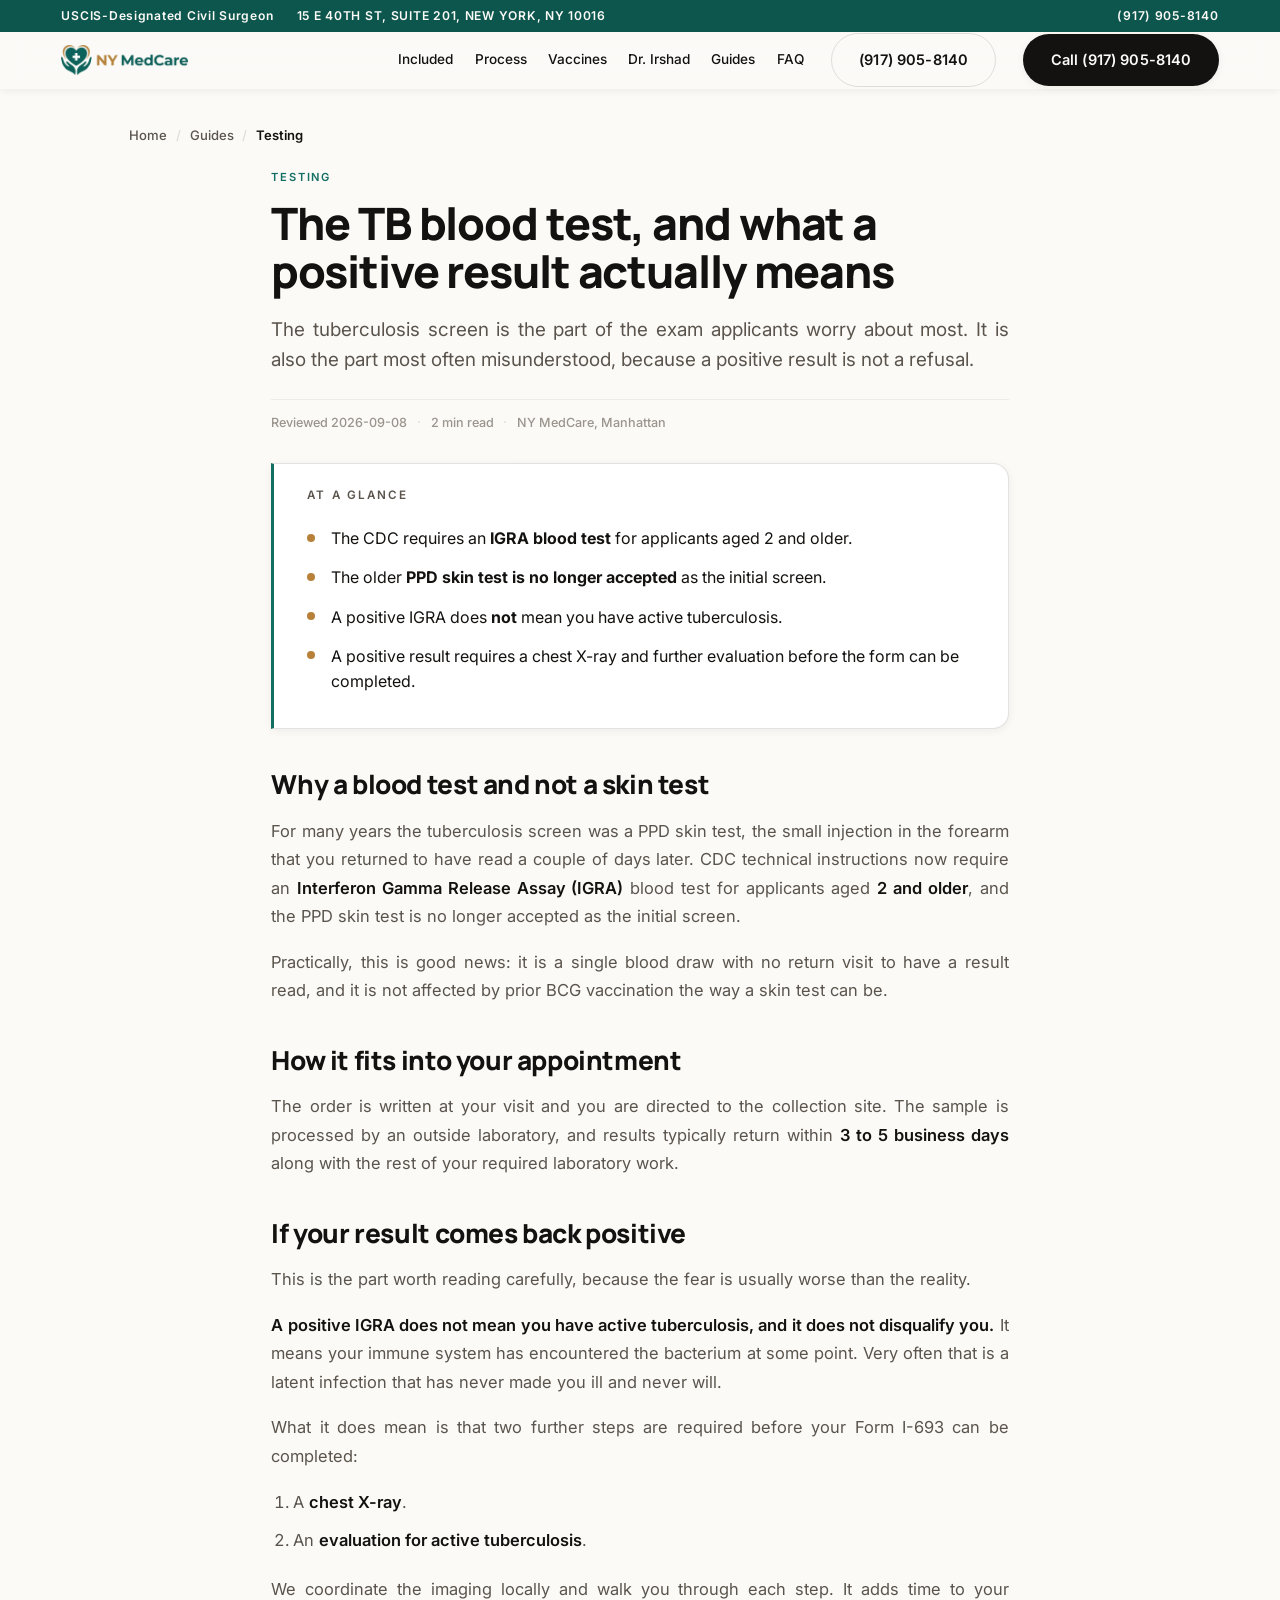
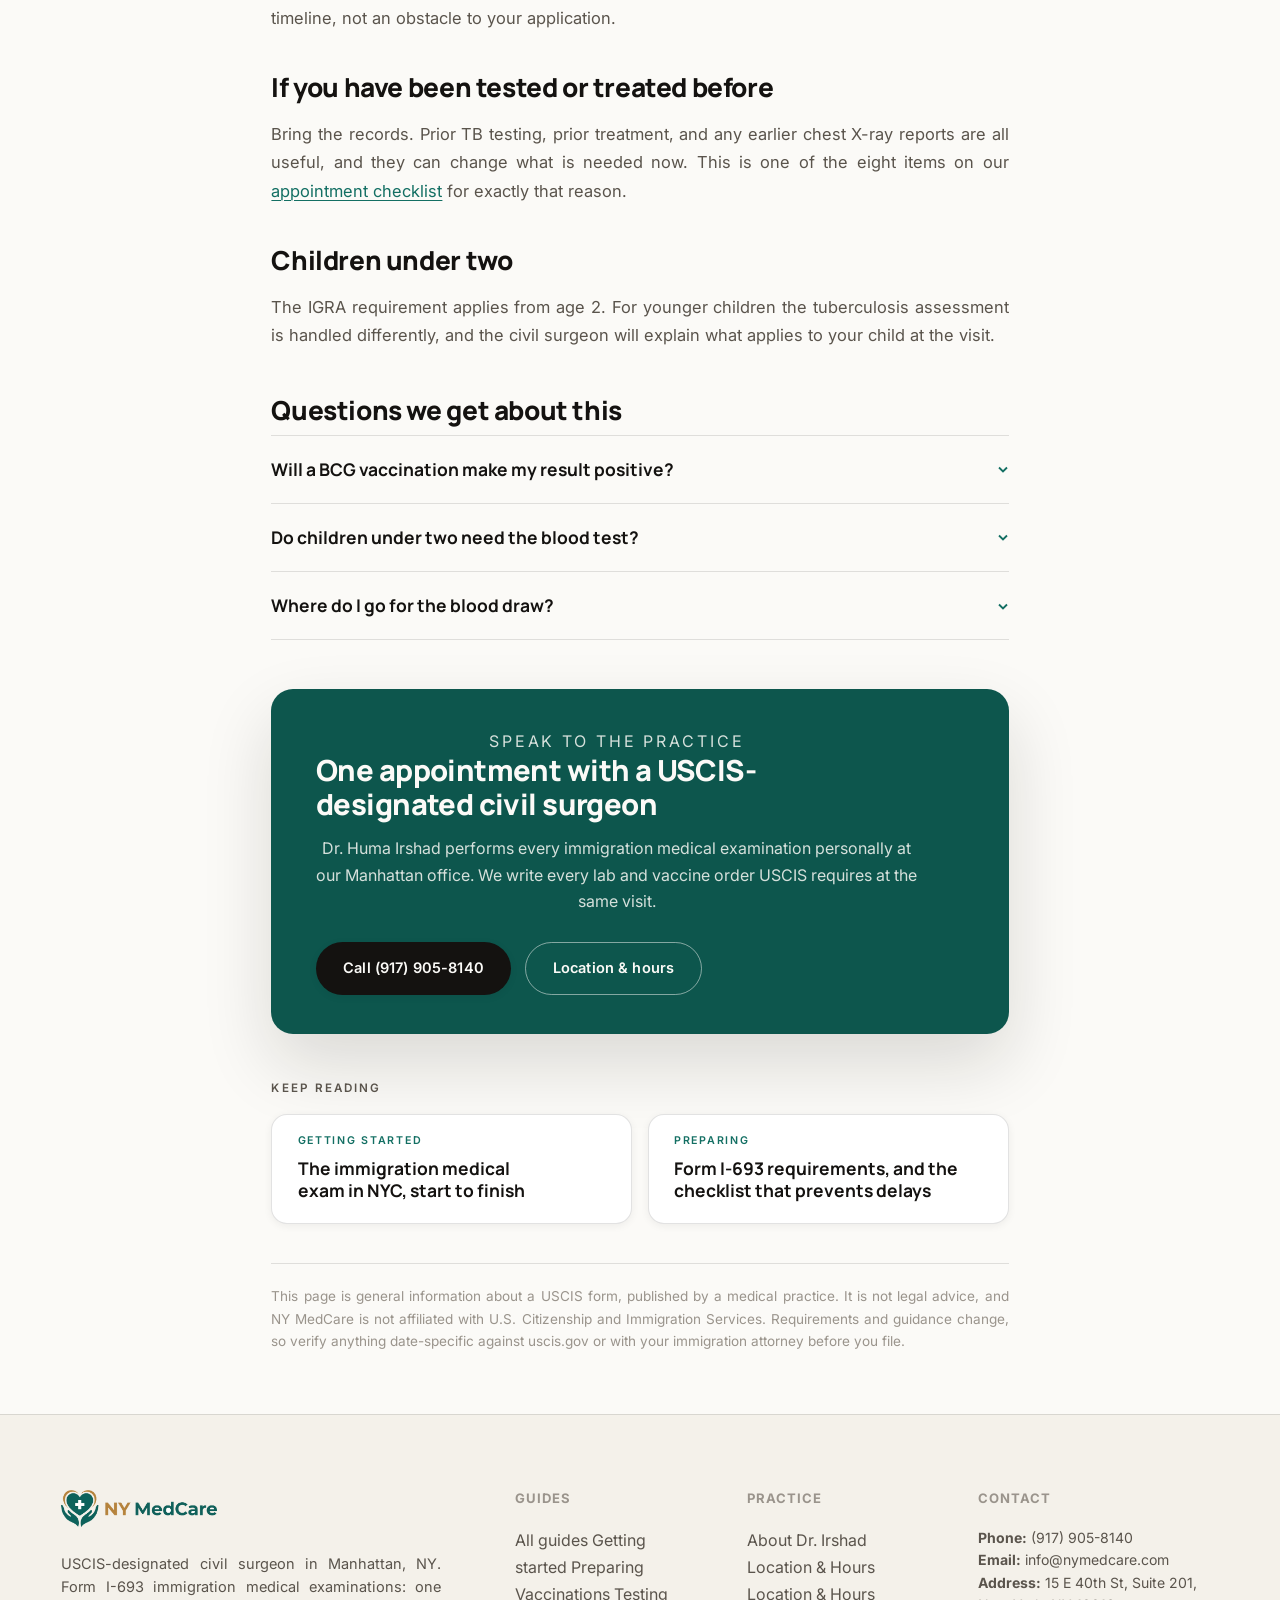
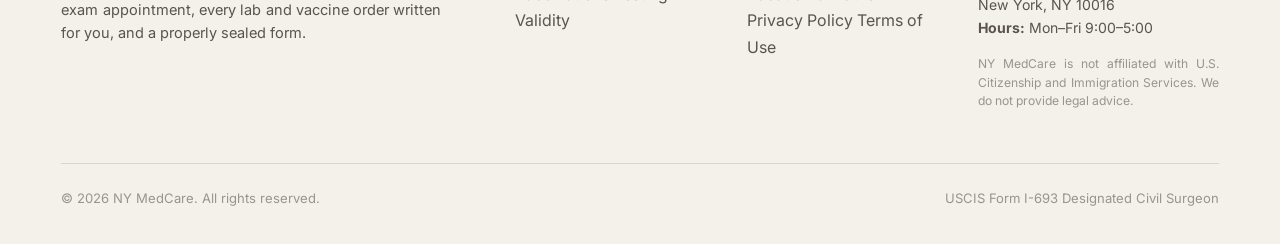
<file: blog/tb-blood-test-igra-immigration/index.html>
<!DOCTYPE html>
<html lang="en">
<head>
  <meta charset="utf-8">
  <meta name="viewport" content="width=device-width, initial-scale=1, viewport-fit=cover">
  <title>The TB Blood Test (IGRA) for Immigration | NY MedCare</title>
  <meta name="description" content="Why USCIS requires an IGRA blood test instead of a skin test for Form I-693, who needs it, and what happens if the result comes back positive.">
  <meta name="keywords" content="igra test immigration, tb test for green card, tuberculosis test uscis, tb blood test i-693">
  <link rel="canonical" href="https://nymedprime.pages.dev/blog/tb-blood-test-igra-immigration/">
  <link rel="icon" type="image/png" href="../../assets/favicon.png">
  <meta name="theme-color" content="#fbfaf7">
  <meta property="og:type" content="article">
  <meta property="og:title" content="The TB Blood Test (IGRA) for Immigration | NY MedCare">
  <meta property="og:description" content="Why USCIS requires an IGRA blood test instead of a skin test for Form I-693, who needs it, and what happens if the result comes back positive.">
  <meta property="og:url" content="https://nymedprime.pages.dev/blog/tb-blood-test-igra-immigration/">
  <meta property="og:image" content="https://nymedprime.pages.dev/assets/og-image.jpg">
  <meta property="og:site_name" content="NY MedCare">
  <meta name="twitter:card" content="summary_large_image">
  <link rel="preconnect" href="https://fonts.googleapis.com">
  <link rel="preconnect" href="https://fonts.gstatic.com" crossorigin>
  <link href="https://fonts.googleapis.com/css2?family=Manrope:wght@500;700;800&family=Inter:wght@400;500;600&family=Instrument+Serif&display=swap" rel="stylesheet">
  <link rel="stylesheet" href="../../assets/core.css">
  <link rel="stylesheet" href="../../assets/blog.css">
  <script type="application/ld+json">
{
  "@context": "https://schema.org",
  "@type": "BlogPosting",
  "mainEntityOfPage": {
    "@type": "WebPage",
    "@id": "https://nymedprime.pages.dev/blog/tb-blood-test-igra-immigration/"
  },
  "headline": "The TB blood test, and what a positive result actually means",
  "description": "Why USCIS requires an IGRA blood test instead of a skin test for Form I-693, who needs it, and what happens if the result comes back positive.",
  "url": "https://nymedprime.pages.dev/blog/tb-blood-test-igra-immigration/",
  "datePublished": "2026-09-08",
  "dateModified": "2026-09-08",
  "author": {
    "@type": "Organization",
    "name": "NY MedCare",
    "url": "https://nymedprime.pages.dev/",
    "logo": {
      "@type": "ImageObject",
      "url": "https://nymedprime.pages.dev/assets/logo-lockup.png"
    }
  },
  "publisher": {
    "@type": "Organization",
    "name": "NY MedCare",
    "url": "https://nymedprime.pages.dev/",
    "logo": {
      "@type": "ImageObject",
      "url": "https://nymedprime.pages.dev/assets/logo-lockup.png"
    }
  },
  "image": "https://nymedprime.pages.dev/assets/og-image.jpg",
  "inLanguage": "en-US",
  "isPartOf": {
    "@type": "Blog",
    "@id": "https://nymedprime.pages.dev/blog/#blog",
    "name": "NY MedCare Guides"
  },
  "about": {
    "@type": "MedicalTest",
    "name": "USCIS Immigration Medical Examination (Form I-693)"
  }
}
  </script>
  <script type="application/ld+json">
{
  "@context": "https://schema.org",
  "@type": "BreadcrumbList",
  "itemListElement": [
    {
      "@type": "ListItem",
      "position": 1,
      "name": "Home",
      "item": "https://nymedprime.pages.dev/"
    },
    {
      "@type": "ListItem",
      "position": 2,
      "name": "Guides",
      "item": "https://nymedprime.pages.dev/blog/"
    },
    {
      "@type": "ListItem",
      "position": 3,
      "name": "The TB blood test, and what a positive result actually means",
      "item": "https://nymedprime.pages.dev/blog/tb-blood-test-igra-immigration/"
    }
  ]
}
  </script>
  <script type="application/ld+json">
{
  "@context": "https://schema.org",
  "@type": "FAQPage",
  "mainEntity": [
    {
      "@type": "Question",
      "name": "Will a BCG vaccination make my result positive?",
      "acceptedAnswer": {
        "@type": "Answer",
        "text": "The IGRA blood test is not affected by prior BCG vaccination in the way a PPD skin test can be. That is one of the reasons it is now the required initial screen."
      }
    },
    {
      "@type": "Question",
      "name": "Do children under two need the blood test?",
      "acceptedAnswer": {
        "@type": "Answer",
        "text": "The IGRA requirement applies from age 2. For younger children the tuberculosis assessment is handled differently, and the civil surgeon will explain what applies at the visit."
      }
    },
    {
      "@type": "Question",
      "name": "Where do I go for the blood draw?",
      "acceptedAnswer": {
        "@type": "Answer",
        "text": "The order is written at your appointment and you are told exactly which collection site to use, so you are not left to arrange it yourself."
      }
    }
  ]
}
  </script>
</head>
<body style="background:#fbfaf7">
  <a class="skip" href="#main">Skip to content</a>

  <div class="topbar">
    <div class="topbar-items">
      <span>USCIS-Designated Civil Surgeon</span>
      <span>15 E 40TH ST, SUITE 201, NEW YORK, NY 10016</span>
    </div>
    <div><a href="tel:+19179058140">(917) 905-8140</a></div>
  </div>

  <header class="hdr is-stuck">
    <div class="hdr-in">
      <a class="brand" href="/" aria-label="NY MedCare home">
        <img class="brand-logo" src="../../assets/logo-lockup.png" width="560" height="133" alt="NY MedCare" decoding="async">
      </a>
      <div class="hdr-right">
        <nav class="nav" aria-label="Primary">
          <a class="nav-link" href="/#included">Included</a>
          <a class="nav-link" href="/#process">Process</a>
          <a class="nav-link" href="/#vaccines">Vaccines</a>
          <a class="nav-link" href="/#doctor">Dr. Irshad</a>
          <a class="nav-link" href="/blog/">Guides</a>
          <a class="nav-link" href="/#faq">FAQ</a>
        </nav>
        <a class="ghost" href="tel:+19179058140">(917) 905-8140</a>
        <a class="pill" href="tel:+19179058140">Call (917) 905-8140</a>
      </div>
    </div>
  </header>

  <main id="main" class="post-wrap">
    <nav class="crumbs" aria-label="Breadcrumb">
      <a href="/">Home</a><span aria-hidden="true">/</span>
      <a href="/blog/">Guides</a><span aria-hidden="true">/</span>
      <span aria-current="page">Testing</span>
    </nav>

    <article class="post">
      <header class="post-head">
        <p class="post-cat">Testing</p>
        <h1>The TB blood test, and what a positive result actually means</h1>
        <p class="post-dek">The tuberculosis screen is the part of the exam applicants worry about most. It is also the part most often misunderstood, because a positive result is not a refusal.</p>
        <p class="post-meta">
          <span>Reviewed 2026-09-08</span><span aria-hidden="true">·</span>
          <span>2 min read</span><span aria-hidden="true">·</span>
          <span>NY MedCare, Manhattan</span>
        </p>
      </header>

      <aside class="glance" aria-labelledby="glance-h">
        <h2 id="glance-h">At a glance</h2>
        <ul>
          <li>The CDC requires an <strong>IGRA blood test</strong> for applicants aged 2 and older.</li>
          <li>The older <strong>PPD skin test is no longer accepted</strong> as the initial screen.</li>
          <li>A positive IGRA does <strong>not</strong> mean you have active tuberculosis.</li>
          <li>A positive result requires a chest X-ray and further evaluation before the form can be completed.</li>
        </ul>
      </aside>

      <div class="post-body">

      <h2>Why a blood test and not a skin test</h2>
      <p>For many years the tuberculosis screen was a PPD skin test, the small injection in the
         forearm that you returned to have read a couple of days later. CDC technical instructions now
         require an <strong>Interferon Gamma Release Assay (IGRA)</strong> blood test for applicants aged
         <strong>2 and older</strong>, and the PPD skin test is no longer accepted as the initial screen.</p>
      <p>Practically, this is good news: it is a single blood draw with no return visit to have a result
         read, and it is not affected by prior BCG vaccination the way a skin test can be.</p>

      <h2>How it fits into your appointment</h2>
      <p>The order is written at your visit and you are directed to the collection site. The sample is
         processed by an outside laboratory, and results typically return within
         <strong>3 to 5 business days</strong> along with the rest of your required laboratory work.</p>

      <h2>If your result comes back positive</h2>
      <p>This is the part worth reading carefully, because the fear is usually worse than the reality.</p>
      <p><strong>A positive IGRA does not mean you have active tuberculosis, and it does not disqualify
         you.</strong> It means your immune system has encountered the bacterium at some point. Very
         often that is a latent infection that has never made you ill and never will.</p>
      <p>What it does mean is that two further steps are required before your Form I-693 can be
         completed:</p>
      <ol>
        <li>A <strong>chest X-ray</strong>.</li>
        <li>An <strong>evaluation for active tuberculosis</strong>.</li>
      </ol>
      <p>We coordinate the imaging locally and walk you through each step. It adds time to your timeline,
         not an obstacle to your application.</p>

      <h2>If you have been tested or treated before</h2>
      <p>Bring the records. Prior TB testing, prior treatment, and any earlier chest X-ray reports are all
         useful, and they can change what is needed now. This is one of the eight items on our
         <a href="/blog/form-i-693-requirements-checklist/">appointment checklist</a> for exactly that
         reason.</p>

      <h2>Children under two</h2>
      <p>The IGRA requirement applies from age 2. For younger children the tuberculosis assessment is
         handled differently, and the civil surgeon will explain what applies to your child at the visit.</p>
 
      </div>

      <section class="post-faq" aria-labelledby="post-faq-h">
        <h2 id="post-faq-h">Questions we get about this</h2>
        <details>
          <summary>Will a BCG vaccination make my result positive?<svg class="chev" viewBox="0 0 12 12" fill="none" stroke="currentColor" stroke-width="1.8" aria-hidden="true"><path d="M2 4.5 6 8.5l4-4"/></svg></summary>
          <div class="ans"><div><p>The IGRA blood test is not affected by prior BCG vaccination in the way a PPD skin test can be. That is one of the reasons it is now the required initial screen.</p></div></div>
        </details>
        <details>
          <summary>Do children under two need the blood test?<svg class="chev" viewBox="0 0 12 12" fill="none" stroke="currentColor" stroke-width="1.8" aria-hidden="true"><path d="M2 4.5 6 8.5l4-4"/></svg></summary>
          <div class="ans"><div><p>The IGRA requirement applies from age 2. For younger children the tuberculosis assessment is handled differently, and the civil surgeon will explain what applies at the visit.</p></div></div>
        </details>
        <details>
          <summary>Where do I go for the blood draw?<svg class="chev" viewBox="0 0 12 12" fill="none" stroke="currentColor" stroke-width="1.8" aria-hidden="true"><path d="M2 4.5 6 8.5l4-4"/></svg></summary>
          <div class="ans"><div><p>The order is written at your appointment and you are told exactly which collection site to use, so you are not left to arrange it yourself.</p></div></div>
        </details>
      </section>

      <aside class="post-cta">
        <p class="post-cta-eyebrow">Speak to the practice</p>
        <h2>One appointment with a USCIS-designated civil surgeon</h2>
        <p>Dr. Huma Irshad performs every immigration medical examination personally at our Manhattan
           office. We write every lab and vaccine order USCIS requires at the same visit.</p>
        <div class="post-cta-actions">
          <a class="pill" href="tel:+19179058140">Call (917) 905-8140</a>
          <a class="ghost" href="/#serve-location">Location &amp; hours</a>
        </div>
      </aside>

      <section class="related" aria-labelledby="rel-h">
        <h2 id="rel-h">Keep reading</h2>
        <div class="rel-grid">
          <a class="rel-card" href="/blog/immigration-medical-exam-nyc/">
            <span class="rel-cat">Getting started</span>
            <span class="rel-title">The immigration medical exam in NYC, start to finish</span>
          </a>
          <a class="rel-card" href="/blog/form-i-693-requirements-checklist/">
            <span class="rel-cat">Preparing</span>
            <span class="rel-title">Form I-693 requirements, and the checklist that prevents delays</span>
          </a>
        </div>
      </section>

      <p class="post-legal">This page is general information about a USCIS form, published by a medical
        practice. It is not legal advice, and NY MedCare is not affiliated with U.S. Citizenship and
        Immigration Services. Requirements and guidance change, so verify anything date-specific
        against uscis.gov or with your immigration attorney before you file.</p>
    </article>
  </main>

  <footer class="ftr">
    <div class="ftr-grid">
      <div class="ftr-brand-col">
        <a class="brand brand--ftr" href="/" aria-label="NY MedCare home">
          <img class="brand-logo" src="../../assets/logo-lockup.png" width="560" height="133" alt="NY MedCare" loading="lazy" decoding="async">
        </a>
        <p>USCIS-designated civil surgeon in Manhattan, NY. Form I-693 immigration medical examinations: one exam appointment, every lab and vaccine order written for you, and a properly sealed form.</p>
      </div>
      <div class="ftr-col">
        <h4>Guides</h4>
        <a href="/blog/">All guides</a>
        <a href="/blog/immigration-medical-exam-nyc/">Getting started</a>
        <a href="/blog/form-i-693-requirements-checklist/">Preparing</a>
        <a href="/blog/uscis-vaccination-requirements/">Vaccinations</a>
        <a href="/blog/tb-blood-test-igra-immigration/">Testing</a>
        <a href="/blog/does-form-i-693-expire/">Validity</a>
      </div>
      <div class="ftr-col">
        <h4>Practice</h4>
        <a href="/#doctor">About Dr. Irshad</a>
        <a href="/#location">Location &amp; Hours</a>
        <a href="/#serve-location">Location &amp; Hours</a>
        <a href="/privacy-policy/">Privacy Policy</a>
        <a href="/terms/">Terms of Use</a>
      </div>
      <div class="ftr-col">
        <h4>Contact</h4>
        <p class="ftr-contact-p">
          <strong>Phone:</strong> <a href="tel:+19179058140">(917) 905-8140</a><br>
          <strong>Email:</strong> <a href="mailto:info@nymedcare.com">info@nymedcare.com</a><br>
          <strong>Address:</strong> 15 E 40th St, Suite 201, New York, NY 10016<br>
          <strong>Hours:</strong> Mon–Fri 9:00–5:00
        </p>
        <p class="ftr-disclaimer">NY MedCare is not affiliated with U.S. Citizenship and Immigration Services. We do not provide legal advice.</p>
      </div>
    </div>
    <div class="ftr-bottom">
      <div>&copy; 2026 NY MedCare. All rights reserved.</div>
      <div>USCIS Form I-693 Designated Civil Surgeon</div>
    </div>
  </footer>
</body>
</html>
</file>
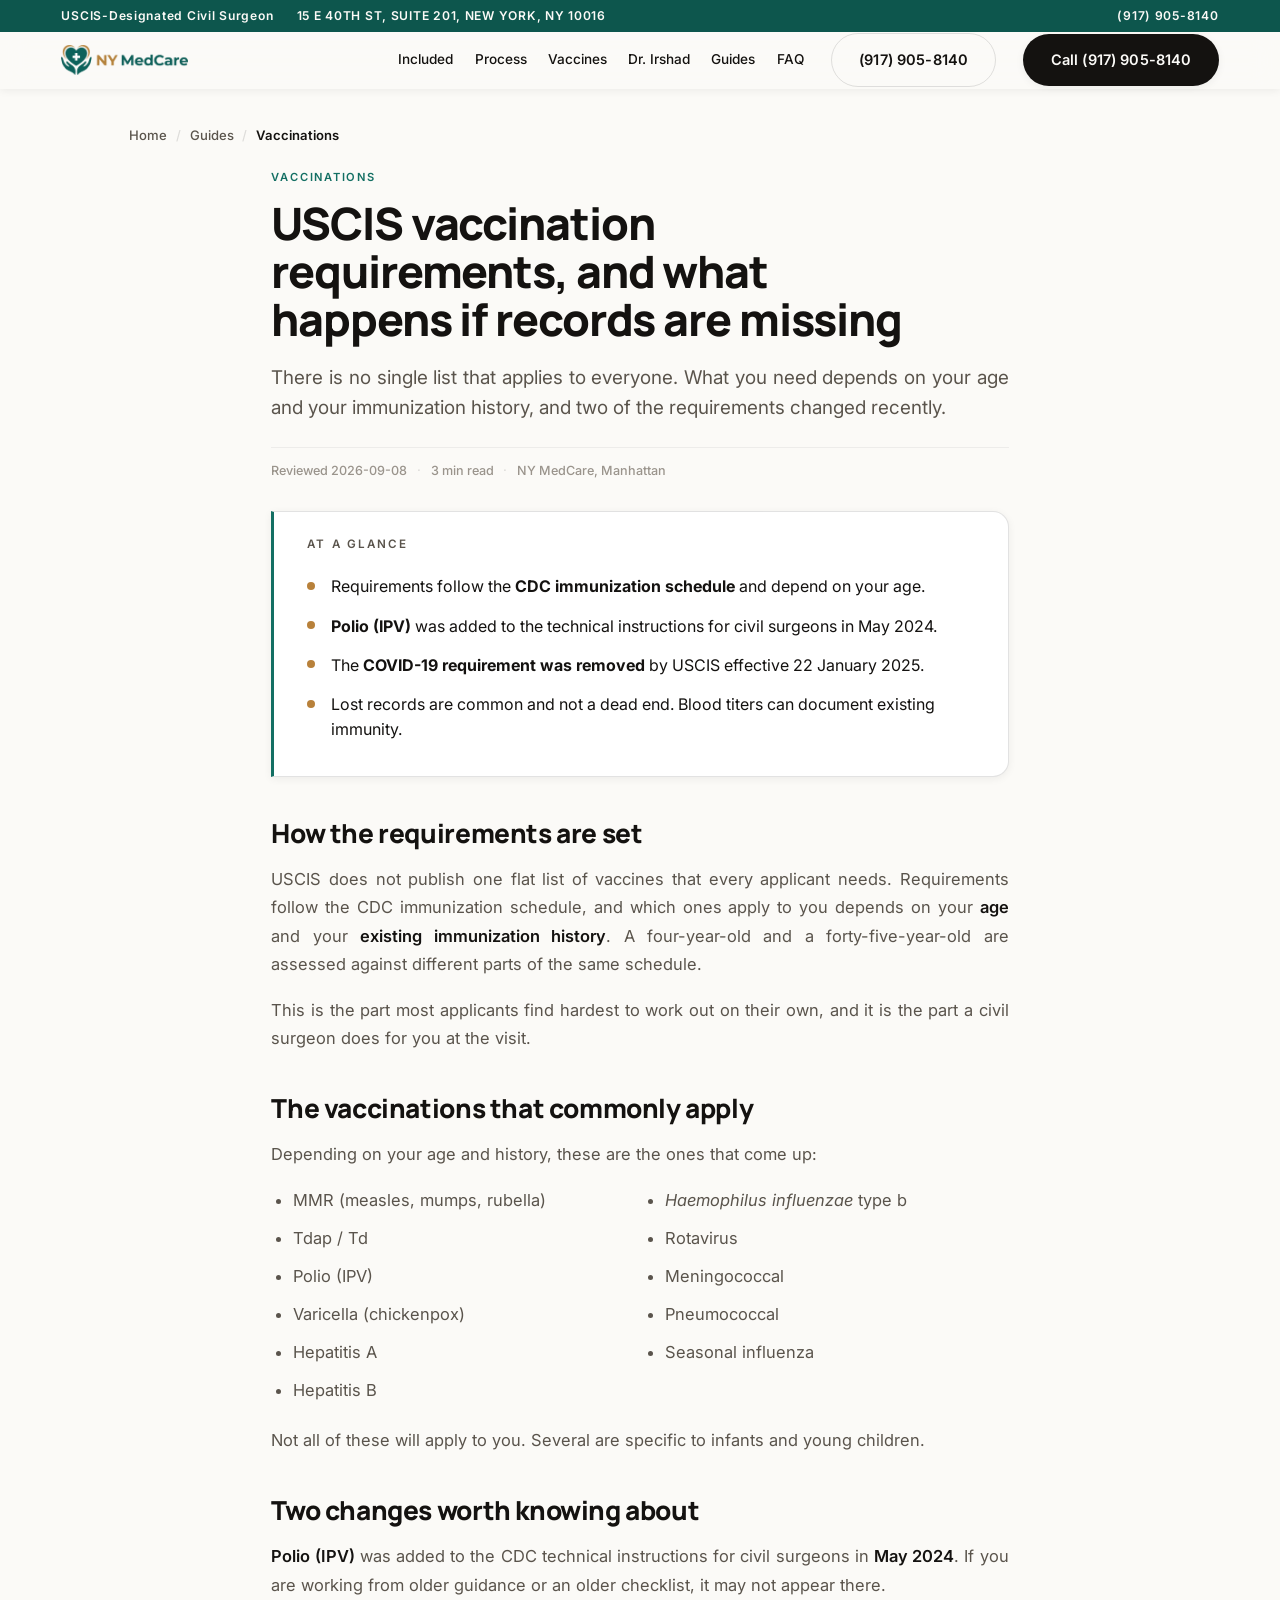
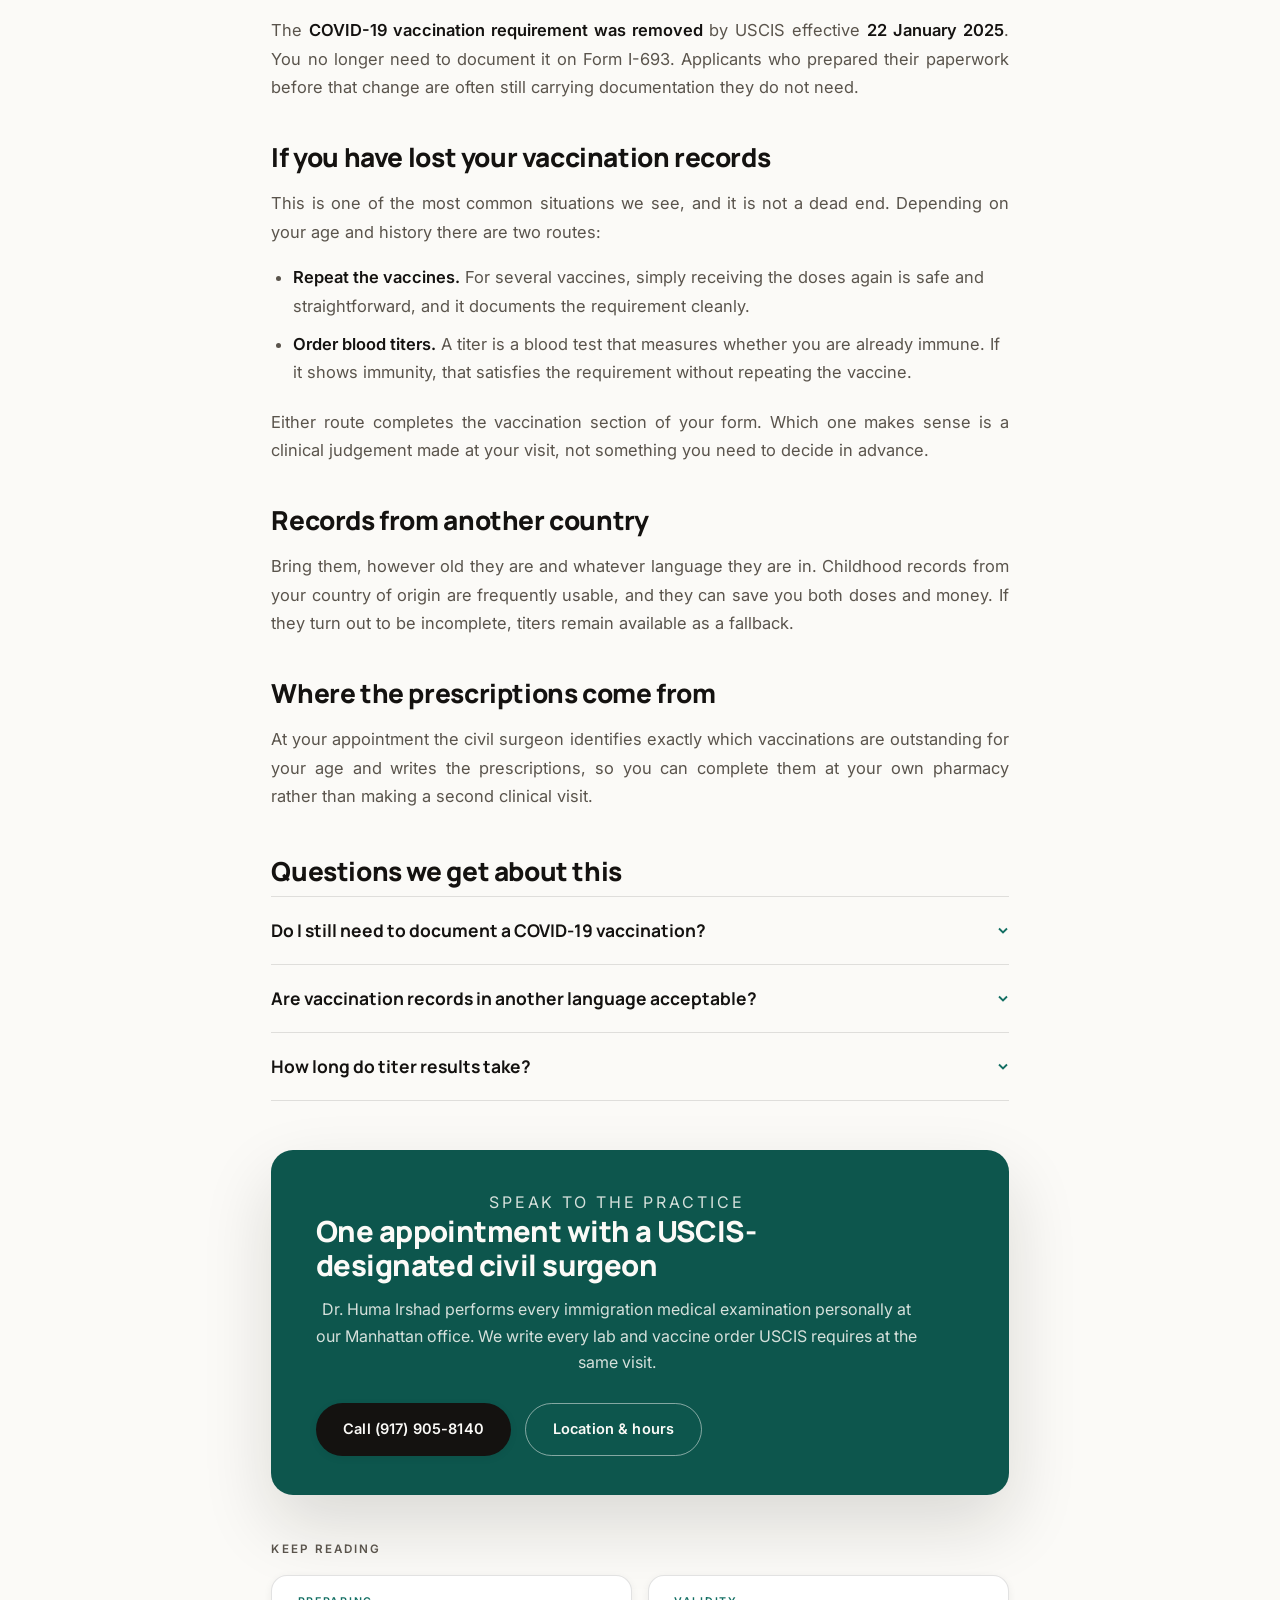
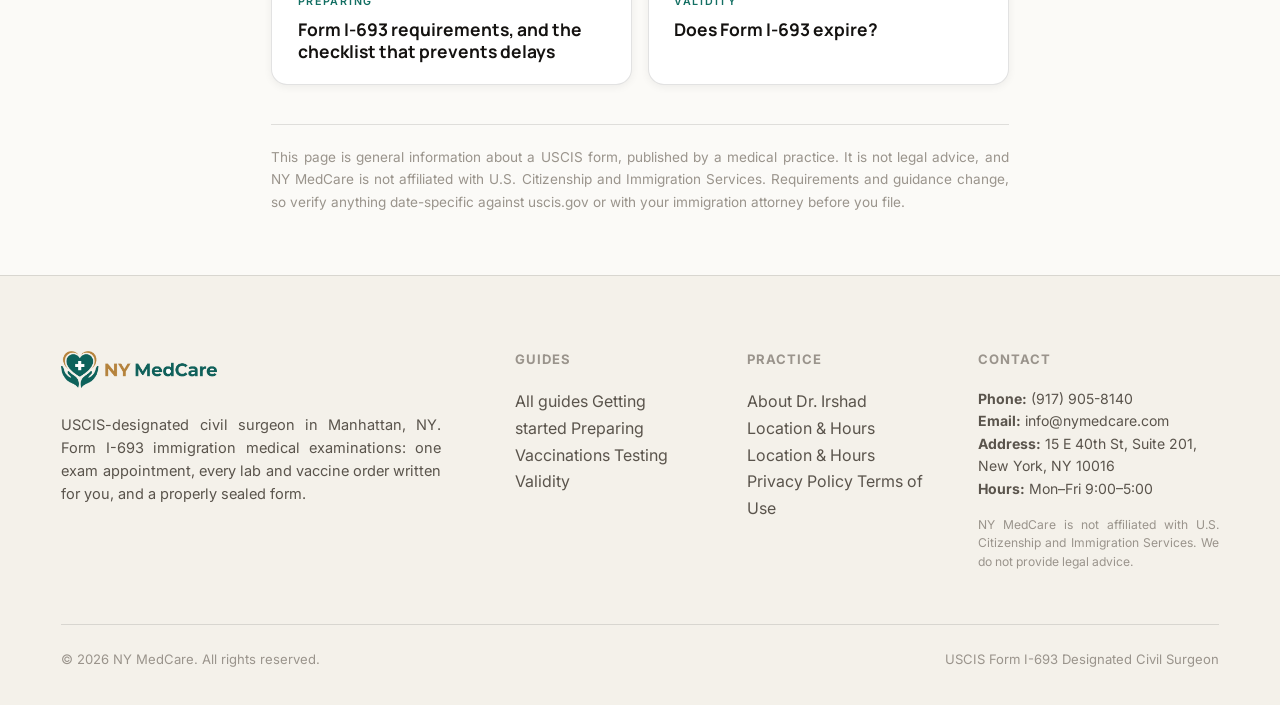
<file: blog/uscis-vaccination-requirements/index.html>
<!DOCTYPE html>
<html lang="en">
<head>
  <meta charset="utf-8">
  <meta name="viewport" content="width=device-width, initial-scale=1, viewport-fit=cover">
  <title>USCIS Vaccination Requirements for I-693 | NY MedCare</title>
  <meta name="description" content="Which vaccinations USCIS may require for Form I-693, how age changes the list, the polio and COVID-19 changes, and how blood titers work when records are lost.">
  <meta name="keywords" content="uscis vaccination requirements, green card vaccine list, immigration vaccines i-693, titers immigration">
  <link rel="canonical" href="https://nymedprime.pages.dev/blog/uscis-vaccination-requirements/">
  <link rel="icon" type="image/png" href="../../assets/favicon.png">
  <meta name="theme-color" content="#fbfaf7">
  <meta property="og:type" content="article">
  <meta property="og:title" content="USCIS Vaccination Requirements for I-693 | NY MedCare">
  <meta property="og:description" content="Which vaccinations USCIS may require for Form I-693, how age changes the list, the polio and COVID-19 changes, and how blood titers work when records are lost.">
  <meta property="og:url" content="https://nymedprime.pages.dev/blog/uscis-vaccination-requirements/">
  <meta property="og:image" content="https://nymedprime.pages.dev/assets/og-image.jpg">
  <meta property="og:site_name" content="NY MedCare">
  <meta name="twitter:card" content="summary_large_image">
  <link rel="preconnect" href="https://fonts.googleapis.com">
  <link rel="preconnect" href="https://fonts.gstatic.com" crossorigin>
  <link href="https://fonts.googleapis.com/css2?family=Manrope:wght@500;700;800&family=Inter:wght@400;500;600&family=Instrument+Serif&display=swap" rel="stylesheet">
  <link rel="stylesheet" href="../../assets/core.css">
  <link rel="stylesheet" href="../../assets/blog.css">
  <script type="application/ld+json">
{
  "@context": "https://schema.org",
  "@type": "BlogPosting",
  "mainEntityOfPage": {
    "@type": "WebPage",
    "@id": "https://nymedprime.pages.dev/blog/uscis-vaccination-requirements/"
  },
  "headline": "USCIS vaccination requirements, and what happens if records are missing",
  "description": "Which vaccinations USCIS may require for Form I-693, how age changes the list, the polio and COVID-19 changes, and how blood titers work when records are lost.",
  "url": "https://nymedprime.pages.dev/blog/uscis-vaccination-requirements/",
  "datePublished": "2026-09-08",
  "dateModified": "2026-09-08",
  "author": {
    "@type": "Organization",
    "name": "NY MedCare",
    "url": "https://nymedprime.pages.dev/",
    "logo": {
      "@type": "ImageObject",
      "url": "https://nymedprime.pages.dev/assets/logo-lockup.png"
    }
  },
  "publisher": {
    "@type": "Organization",
    "name": "NY MedCare",
    "url": "https://nymedprime.pages.dev/",
    "logo": {
      "@type": "ImageObject",
      "url": "https://nymedprime.pages.dev/assets/logo-lockup.png"
    }
  },
  "image": "https://nymedprime.pages.dev/assets/og-image.jpg",
  "inLanguage": "en-US",
  "isPartOf": {
    "@type": "Blog",
    "@id": "https://nymedprime.pages.dev/blog/#blog",
    "name": "NY MedCare Guides"
  },
  "about": {
    "@type": "MedicalTest",
    "name": "USCIS Immigration Medical Examination (Form I-693)"
  }
}
  </script>
  <script type="application/ld+json">
{
  "@context": "https://schema.org",
  "@type": "BreadcrumbList",
  "itemListElement": [
    {
      "@type": "ListItem",
      "position": 1,
      "name": "Home",
      "item": "https://nymedprime.pages.dev/"
    },
    {
      "@type": "ListItem",
      "position": 2,
      "name": "Guides",
      "item": "https://nymedprime.pages.dev/blog/"
    },
    {
      "@type": "ListItem",
      "position": 3,
      "name": "USCIS vaccination requirements, and what happens if records are missing",
      "item": "https://nymedprime.pages.dev/blog/uscis-vaccination-requirements/"
    }
  ]
}
  </script>
  <script type="application/ld+json">
{
  "@context": "https://schema.org",
  "@type": "FAQPage",
  "mainEntity": [
    {
      "@type": "Question",
      "name": "Do I still need to document a COVID-19 vaccination?",
      "acceptedAnswer": {
        "@type": "Answer",
        "text": "No. USCIS removed the COVID-19 vaccination requirement effective 22 January 2025, so it no longer needs to be recorded on Form I-693."
      }
    },
    {
      "@type": "Question",
      "name": "Are vaccination records in another language acceptable?",
      "acceptedAnswer": {
        "@type": "Answer",
        "text": "Bring them. Childhood records from your country of origin are frequently usable, whatever language they are in and however old they are. If they turn out to be incomplete, blood titers remain available as a fallback."
      }
    },
    {
      "@type": "Question",
      "name": "How long do titer results take?",
      "acceptedAnswer": {
        "@type": "Answer",
        "text": "Titers are processed by the same outside laboratory as the rest of your required testing, so expect the same 3 to 5 business day turnaround."
      }
    }
  ]
}
  </script>
</head>
<body style="background:#fbfaf7">
  <a class="skip" href="#main">Skip to content</a>

  <div class="topbar">
    <div class="topbar-items">
      <span>USCIS-Designated Civil Surgeon</span>
      <span>15 E 40TH ST, SUITE 201, NEW YORK, NY 10016</span>
    </div>
    <div><a href="tel:+19179058140">(917) 905-8140</a></div>
  </div>

  <header class="hdr is-stuck">
    <div class="hdr-in">
      <a class="brand" href="/" aria-label="NY MedCare home">
        <img class="brand-logo" src="../../assets/logo-lockup.png" width="560" height="133" alt="NY MedCare" decoding="async">
      </a>
      <div class="hdr-right">
        <nav class="nav" aria-label="Primary">
          <a class="nav-link" href="/#included">Included</a>
          <a class="nav-link" href="/#process">Process</a>
          <a class="nav-link" href="/#vaccines">Vaccines</a>
          <a class="nav-link" href="/#doctor">Dr. Irshad</a>
          <a class="nav-link" href="/blog/">Guides</a>
          <a class="nav-link" href="/#faq">FAQ</a>
        </nav>
        <a class="ghost" href="tel:+19179058140">(917) 905-8140</a>
        <a class="pill" href="tel:+19179058140">Call (917) 905-8140</a>
      </div>
    </div>
  </header>

  <main id="main" class="post-wrap">
    <nav class="crumbs" aria-label="Breadcrumb">
      <a href="/">Home</a><span aria-hidden="true">/</span>
      <a href="/blog/">Guides</a><span aria-hidden="true">/</span>
      <span aria-current="page">Vaccinations</span>
    </nav>

    <article class="post">
      <header class="post-head">
        <p class="post-cat">Vaccinations</p>
        <h1>USCIS vaccination requirements, and what happens if records are missing</h1>
        <p class="post-dek">There is no single list that applies to everyone. What you need depends on your age and your immunization history, and two of the requirements changed recently.</p>
        <p class="post-meta">
          <span>Reviewed 2026-09-08</span><span aria-hidden="true">·</span>
          <span>3 min read</span><span aria-hidden="true">·</span>
          <span>NY MedCare, Manhattan</span>
        </p>
      </header>

      <aside class="glance" aria-labelledby="glance-h">
        <h2 id="glance-h">At a glance</h2>
        <ul>
          <li>Requirements follow the <strong>CDC immunization schedule</strong> and depend on your age.</li>
          <li><strong>Polio (IPV)</strong> was added to the technical instructions for civil surgeons in May 2024.</li>
          <li>The <strong>COVID-19 requirement was removed</strong> by USCIS effective 22 January 2025.</li>
          <li>Lost records are common and not a dead end. Blood titers can document existing immunity.</li>
        </ul>
      </aside>

      <div class="post-body">

      <h2>How the requirements are set</h2>
      <p>USCIS does not publish one flat list of vaccines that every applicant needs. Requirements follow
         the CDC immunization schedule, and which ones apply to you depends on your <strong>age</strong>
         and your <strong>existing immunization history</strong>. A four-year-old and a forty-five-year-old
         are assessed against different parts of the same schedule.</p>
      <p>This is the part most applicants find hardest to work out on their own, and it is the part a
         civil surgeon does for you at the visit.</p>

      <h2>The vaccinations that commonly apply</h2>
      <p>Depending on your age and history, these are the ones that come up:</p>
      <ul class="vax-cols">
        <li>MMR (measles, mumps, rubella)</li>
        <li>Tdap / Td</li>
        <li>Polio (IPV)</li>
        <li>Varicella (chickenpox)</li>
        <li>Hepatitis A</li>
        <li>Hepatitis B</li>
        <li><em>Haemophilus influenzae</em> type b</li>
        <li>Rotavirus</li>
        <li>Meningococcal</li>
        <li>Pneumococcal</li>
        <li>Seasonal influenza</li>
      </ul>
      <p>Not all of these will apply to you. Several are specific to infants and young children.</p>

      <h2>Two changes worth knowing about</h2>
      <p><strong>Polio (IPV)</strong> was added to the CDC technical instructions for civil surgeons in
         <strong>May 2024</strong>. If you are working from older guidance or an older checklist, it may
         not appear there.</p>
      <p>The <strong>COVID-19 vaccination requirement was removed</strong> by USCIS effective
         <strong>22 January 2025</strong>. You no longer need to document it on Form I-693. Applicants
         who prepared their paperwork before that change are often still carrying documentation they do
         not need.</p>

      <h2>If you have lost your vaccination records</h2>
      <p>This is one of the most common situations we see, and it is not a dead end. Depending on your age
         and history there are two routes:</p>
      <ul>
        <li><strong>Repeat the vaccines.</strong> For several vaccines, simply receiving the doses again
            is safe and straightforward, and it documents the requirement cleanly.</li>
        <li><strong>Order blood titers.</strong> A titer is a blood test that measures whether you are
            already immune. If it shows immunity, that satisfies the requirement without repeating the
            vaccine.</li>
      </ul>
      <p>Either route completes the vaccination section of your form. Which one makes sense is a clinical
         judgement made at your visit, not something you need to decide in advance.</p>

      <h2>Records from another country</h2>
      <p>Bring them, however old they are and whatever language they are in. Childhood records from your
         country of origin are frequently usable, and they can save you both doses and money. If they turn
         out to be incomplete, titers remain available as a fallback.</p>

      <h2>Where the prescriptions come from</h2>
      <p>At your appointment the civil surgeon identifies exactly which vaccinations are outstanding for
         your age and writes the prescriptions, so you can complete them at your own pharmacy rather than
         making a second clinical visit.</p>
 
      </div>

      <section class="post-faq" aria-labelledby="post-faq-h">
        <h2 id="post-faq-h">Questions we get about this</h2>
        <details>
          <summary>Do I still need to document a COVID-19 vaccination?<svg class="chev" viewBox="0 0 12 12" fill="none" stroke="currentColor" stroke-width="1.8" aria-hidden="true"><path d="M2 4.5 6 8.5l4-4"/></svg></summary>
          <div class="ans"><div><p>No. USCIS removed the COVID-19 vaccination requirement effective 22 January 2025, so it no longer needs to be recorded on Form I-693.</p></div></div>
        </details>
        <details>
          <summary>Are vaccination records in another language acceptable?<svg class="chev" viewBox="0 0 12 12" fill="none" stroke="currentColor" stroke-width="1.8" aria-hidden="true"><path d="M2 4.5 6 8.5l4-4"/></svg></summary>
          <div class="ans"><div><p>Bring them. Childhood records from your country of origin are frequently usable, whatever language they are in and however old they are. If they turn out to be incomplete, blood titers remain available as a fallback.</p></div></div>
        </details>
        <details>
          <summary>How long do titer results take?<svg class="chev" viewBox="0 0 12 12" fill="none" stroke="currentColor" stroke-width="1.8" aria-hidden="true"><path d="M2 4.5 6 8.5l4-4"/></svg></summary>
          <div class="ans"><div><p>Titers are processed by the same outside laboratory as the rest of your required testing, so expect the same 3 to 5 business day turnaround.</p></div></div>
        </details>
      </section>

      <aside class="post-cta">
        <p class="post-cta-eyebrow">Speak to the practice</p>
        <h2>One appointment with a USCIS-designated civil surgeon</h2>
        <p>Dr. Huma Irshad performs every immigration medical examination personally at our Manhattan
           office. We write every lab and vaccine order USCIS requires at the same visit.</p>
        <div class="post-cta-actions">
          <a class="pill" href="tel:+19179058140">Call (917) 905-8140</a>
          <a class="ghost" href="/#serve-location">Location &amp; hours</a>
        </div>
      </aside>

      <section class="related" aria-labelledby="rel-h">
        <h2 id="rel-h">Keep reading</h2>
        <div class="rel-grid">
          <a class="rel-card" href="/blog/form-i-693-requirements-checklist/">
            <span class="rel-cat">Preparing</span>
            <span class="rel-title">Form I-693 requirements, and the checklist that prevents delays</span>
          </a>
          <a class="rel-card" href="/blog/does-form-i-693-expire/">
            <span class="rel-cat">Validity</span>
            <span class="rel-title">Does Form I-693 expire?</span>
          </a>
        </div>
      </section>

      <p class="post-legal">This page is general information about a USCIS form, published by a medical
        practice. It is not legal advice, and NY MedCare is not affiliated with U.S. Citizenship and
        Immigration Services. Requirements and guidance change, so verify anything date-specific
        against uscis.gov or with your immigration attorney before you file.</p>
    </article>
  </main>

  <footer class="ftr">
    <div class="ftr-grid">
      <div class="ftr-brand-col">
        <a class="brand brand--ftr" href="/" aria-label="NY MedCare home">
          <img class="brand-logo" src="../../assets/logo-lockup.png" width="560" height="133" alt="NY MedCare" loading="lazy" decoding="async">
        </a>
        <p>USCIS-designated civil surgeon in Manhattan, NY. Form I-693 immigration medical examinations: one exam appointment, every lab and vaccine order written for you, and a properly sealed form.</p>
      </div>
      <div class="ftr-col">
        <h4>Guides</h4>
        <a href="/blog/">All guides</a>
        <a href="/blog/immigration-medical-exam-nyc/">Getting started</a>
        <a href="/blog/form-i-693-requirements-checklist/">Preparing</a>
        <a href="/blog/uscis-vaccination-requirements/">Vaccinations</a>
        <a href="/blog/tb-blood-test-igra-immigration/">Testing</a>
        <a href="/blog/does-form-i-693-expire/">Validity</a>
      </div>
      <div class="ftr-col">
        <h4>Practice</h4>
        <a href="/#doctor">About Dr. Irshad</a>
        <a href="/#location">Location &amp; Hours</a>
        <a href="/#serve-location">Location &amp; Hours</a>
        <a href="/privacy-policy/">Privacy Policy</a>
        <a href="/terms/">Terms of Use</a>
      </div>
      <div class="ftr-col">
        <h4>Contact</h4>
        <p class="ftr-contact-p">
          <strong>Phone:</strong> <a href="tel:+19179058140">(917) 905-8140</a><br>
          <strong>Email:</strong> <a href="mailto:info@nymedcare.com">info@nymedcare.com</a><br>
          <strong>Address:</strong> 15 E 40th St, Suite 201, New York, NY 10016<br>
          <strong>Hours:</strong> Mon–Fri 9:00–5:00
        </p>
        <p class="ftr-disclaimer">NY MedCare is not affiliated with U.S. Citizenship and Immigration Services. We do not provide legal advice.</p>
      </div>
    </div>
    <div class="ftr-bottom">
      <div>&copy; 2026 NY MedCare. All rights reserved.</div>
      <div>USCIS Form I-693 Designated Civil Surgeon</div>
    </div>
  </footer>
</body>
</html>
</file>
<file: assets/core.css>
/* ==========================================================================
   NY MedCare — Core Stylesheet v2 (P7 ENAMEL / 15 Distinct Archetypes)
   Warm clinical white ground, deep teal & warm brass accents.
   ========================================================================== */

/* 1. Anti-flash rule — MUST be the first rule */
html, body {
  background: #fbfaf7 !important;
  color: #141210;
  margin: 0;
  padding: 0;
}

:root {
  /* Ground + Ink — P7 ENAMEL */
  --void: #fbfaf7;
  --void-2: #ffffff;
  --void-3: #f4f1ea;
  --ink: #141210;
  --muted: #5a544c;
  --dim: #9a948c;
  --line: rgba(20, 18, 16, 0.12);
  --line-2: rgba(20, 18, 16, 0.06);

  /* Accents */
  --accent: #136f63;
  --accent-deep: #0d564d;
  --accent-2: #b8813a;
  --accent-soft: rgba(19, 111, 99, 0.10);
  --seal: #b8813a;
  --seal-soft: rgba(184, 131, 58, 0.12);

  /* Semantic */
  --alert: #a63a1e;
  --alert-soft: rgba(166, 58, 30, 0.07);
  --ok: #2f7d4f;

  --glass: rgba(255, 255, 255, 0.62);
  --glass-line: rgba(20, 18, 16, 0.10);
  --pill: #141210;
  --pill-ink: #fbfaf7;

  /* Shadows */
  --shadow-sm: 0 2px 8px rgba(20, 18, 16, 0.06);
  --shadow-md: 0 12px 30px rgba(20, 18, 16, 0.10);
  --shadow-lg: 0 30px 70px rgba(20, 18, 16, 0.14);
  --contact: 0 24px 40px -20px rgba(20, 18, 16, 0.35);

  /* Units — canvas 1512 x 1024 reference */
  --u: calc(100dvh / 1024);
  --h-raw: min(calc(100vw / 1512), calc(100dvh / 1024));
  --h: max(var(--h-raw), 0.97px); /* Clamp for 16px body minimum */
  --gutter: clamp(20px, 5.6vw, 92px);

  /* v2 Animated Channels */
  --hero-y: 0px;
  --hero-img-y: 0px;
  --hero-img-s: 1;
  --hero-opacity: 1;
  --sub-y: 0px;
  --sub-opacity: 1;
  --veil: 0;
  --gl-op: 0.55;
  --marq-x: 0%;
  --skew: 0deg;
  --rail-x: 0px;
  --rail-p: 0;
  --prog: 0%;
  --mos-drift: 0px;
  --idx-y: 0px;

  --ease-in: cubic-bezier(0.16, 1, 0.3, 1);
  --ease-scroll: cubic-bezier(0.22, 1, 0.36, 1);
}

@media (max-aspect-ratio: 11/10) {
  :root {
    --m: min(calc(100vw / 430), calc(100dvh / 932));
    --h: max(var(--m), 0.97px);
    --u: calc(100dvh / 932);
  }
}

/* ==========================================================================
   2. Reset & Typography
   ========================================================================== */
*, *::before, *::after {
  box-sizing: border-box;
}

body {
  font-family: 'Inter', -apple-system, BlinkMacSystemFont, 'Segoe UI', Roboto, sans-serif;
  font-size: calc(16.5 * var(--h));
  line-height: 1.68;
  font-weight: 400;
  color: var(--muted);
  -webkit-font-smoothing: antialiased;
  -moz-osx-font-smoothing: grayscale;
  text-rendering: optimizeLegibility;
  overflow-x: clip; /* NEVER overflow-x:hidden */
}

h1, h2, h3, h4, h5, h6 {
  font-family: 'Manrope', -apple-system, BlinkMacSystemFont, sans-serif;
  color: var(--ink);
  margin: 0;
  letter-spacing: -0.02em;
}

p {
  margin: 0;
}

a {
  color: inherit;
  text-decoration: none;
}

button {
  font-family: inherit;
  border: none;
  cursor: pointer;
  background: none;
}

/* Focus Rings */
:focus-visible {
  outline: 2px solid var(--accent) !important;
  outline-offset: 3px !important;
  border-radius: 4px;
}

/* Skip Link */
.skip {
  position: absolute;
  left: -9999px;
  top: 12px;
  z-index: 95;
  padding: 12px 20px;
  background: var(--ink);
  color: var(--void);
  font-weight: 600;
  font-size: calc(14 * var(--h));
  border-radius: 8px;
  text-decoration: none;
  box-shadow: var(--shadow-md);
}
.skip:focus {
  left: var(--gutter);
}

/* Background Canvas & Grain */
canvas#gl {
  position: fixed;
  inset: 0;
  width: 100vw;
  height: 100dvh;
  z-index: 0;
  pointer-events: none;
  opacity: var(--gl-op);
  transition: opacity 0.4s linear;
}

.grain {
  position: fixed;
  inset: 0;
  z-index: 1;
  pointer-events: none;
  opacity: 0.028;
  background-image: url("data:image/svg+xml,%3Csvg viewBox='0 0 200 200' xmlns='http://www.w3.org/2000/svg'%3E%3Cfilter id='noiseFilter'%3E%3CfeTurbulence type='fractalNoise' baseFrequency='0.82' numOctaves='3' stitchTiles='stitch'/%3E%3C/filter%3E%3Crect width='100%25' height='100%25' filter='url(%23noiseFilter)'/%3E%3C/svg%3E");
  mix-blend-mode: multiply;
}

main#main {
  position: relative;
  z-index: 2;
  overflow-x: clip;
}

/* Tier 2 fallback SVG */
.hero-ecg-fallback {
  display: none;
}
html.no-gl canvas#gl {
  display: none !important;
}
html.no-gl .hero-ecg-fallback {
  display: block;
  position: absolute;
  top: 20%;
  left: 0;
  width: 100%;
  height: 240px;
  pointer-events: none;
  opacity: 0.14;
  z-index: 0;
}
html.no-gl .hero-ecg-fallback path {
  stroke: var(--ink);
  stroke-width: 2.2;
  fill: none;
  stroke-dasharray: 2000;
  stroke-dashoffset: 2000;
  animation: ecgDash 2.4s linear infinite;
}
@keyframes ecgDash {
  to { stroke-dashoffset: 0; }
}

/* ==========================================================================
   3. Buttons, Badges & Interactive Elements
   ========================================================================== */
.pill {
  display: inline-flex;
  align-items: center;
  justify-content: center;
  gap: calc(8 * var(--h));
  padding: calc(14 * var(--h)) calc(28 * var(--h));
  border-radius: 999px;
  background: var(--pill);
  color: var(--pill-ink);
  font-family: 'Inter', sans-serif;
  font-size: calc(15 * var(--h));
  font-weight: 600;
  letter-spacing: 0.01em;
  box-shadow: var(--shadow-sm);
  transition: transform 0.25s var(--ease-scroll), background-color 0.25s, box-shadow 0.25s;
  min-height: 44px;
  white-space: nowrap;
}
.pill:hover {
  background: #000000;
  transform: translateY(-2px);
  box-shadow: var(--shadow-md);
  color: #ffffff;
}

.ghost {
  display: inline-flex;
  align-items: center;
  justify-content: center;
  gap: calc(8 * var(--h));
  padding: calc(14 * var(--h)) calc(28 * var(--h));
  border-radius: 999px;
  background: transparent;
  color: var(--ink);
  border: 1px solid var(--line);
  font-family: 'Inter', sans-serif;
  font-size: calc(15 * var(--h));
  font-weight: 600;
  letter-spacing: 0.01em;
  transition: transform 0.25s var(--ease-scroll), border-color 0.25s, color 0.25s, background-color 0.25s;
  min-height: 44px;
  white-space: nowrap;
}
.ghost:hover {
  border-color: var(--ink);
  background: rgba(20, 18, 16, 0.03);
  transform: translateY(-2px);
}

/* Topbar */
.topbar {
  position: relative;
  z-index: 51;
  background: var(--accent-deep);
  color: #fbfaf7;
  font-family: 'Inter', sans-serif;
  font-size: calc(12.5 * var(--h));
  font-weight: 600;
  letter-spacing: 0.06em;
  height: calc(36 * var(--u));
  display: flex;
  align-items: center;
  justify-content: space-between;
  padding-inline: var(--gutter);
}
.topbar-items {
  display: flex;
  align-items: center;
  gap: calc(24 * var(--h));
}

/* Header v2 — Nav & CTA hard right with --prog hairline */
header.hdr {
  position: sticky;
  top: 0;
  z-index: 50;
  background: transparent;
  border-bottom: 1px solid transparent;
  transition: background 0.34s var(--ease-scroll), box-shadow 0.34s var(--ease-scroll), border-color 0.34s var(--ease-scroll);
}
header.hdr.is-stuck {
  background: rgba(251, 250, 247, 0.88);
  backdrop-filter: blur(14px) saturate(1.1);
  -webkit-backdrop-filter: blur(14px) saturate(1.1);
  box-shadow: var(--shadow-sm);
}
.hdr-in {
  display: grid;
  grid-template-columns: auto 1fr;
  align-items: center;
  padding-inline: var(--gutter);
  height: calc(84 * var(--u));
  transition: height 0.34s var(--ease-scroll);
}
header.hdr.is-stuck .hdr-in {
  height: calc(64 * var(--u));
}

/* Progress Hairline */
.hdr::after {
  content: "";
  position: absolute;
  left: 0;
  bottom: 0;
  height: 1px;
  width: var(--prog);
  background: var(--accent);
  transition: width 0.1s linear;
}

/* Brand */
.brand {
  display: inline-flex;
  align-items: center;
  gap: calc(12 * var(--h));
  color: var(--ink);
}
.brand svg {
  color: var(--accent);
  flex-shrink: 0;
}
.brand-word {
  font-family: 'Manrope', sans-serif;
  font-size: calc(19 * var(--h));
  font-weight: 800;
  letter-spacing: -0.02em;
}
.brand-word b {
  color: var(--accent);
  font-weight: 800;
}

/* Right Nav Block */
.hdr-right {
  justify-self: end;
  display: flex;
  align-items: center;
  gap: calc(28 * var(--h));
}
nav.nav {
  display: flex;
  align-items: center;
  gap: calc(22 * var(--h));
}
.nav-link {
  font-family: 'Inter', sans-serif;
  font-size: calc(14 * var(--h));
  font-weight: 500;
  color: var(--ink);
  transition: color 0.2s ease;
  padding-block: 4px;
}
.nav-link:hover {
  color: var(--accent);
}
.hdr-cta {
  display: flex;
  align-items: center;
  gap: calc(12 * var(--h));
}

/* Section-Index Rail (Desktop >= 1300px) */
.rail {
  position: fixed;
  right: calc(26 * var(--h));
  top: 50%;
  transform: translateY(-50%);
  z-index: 45;
  display: flex;
  flex-direction: column;
  gap: calc(13 * var(--h));
  pointer-events: auto;
}
.rail a {
  display: block;
  width: 14px;
  height: 2px;
  border-radius: 2px;
  background: var(--line);
  transition: width 0.32s var(--ease-scroll), background-color 0.32s;
}
.rail a[aria-current="true"] {
  width: 30px;
  background: var(--accent);
}
.rail a:focus-visible {
  outline: 2px solid var(--accent);
  outline-offset: 4px;
}

/* Mobile Burger & Overlay */
.burger {
  display: none;
  flex-direction: column;
  justify-content: center;
  align-items: center;
  width: 44px;
  height: 44px;
  gap: 5px;
  background: transparent;
  border: none;
  cursor: pointer;
  z-index: 65;
  padding: 0;
}
.burger-bar {
  width: 22px;
  height: 2px;
  background: var(--ink);
  border-radius: 2px;
  transition: transform 0.3s var(--ease-in), opacity 0.3s var(--ease-in);
}
.burger.is-open .burger-bar:nth-child(1) {
  transform: translateY(7px) rotate(45deg);
}
.burger.is-open .burger-bar:nth-child(2) {
  opacity: 0;
}
.burger.is-open .burger-bar:nth-child(3) {
  transform: translateY(-7px) rotate(-45deg);
}

.mobile-overlay {
  position: fixed;
  inset: 0;
  z-index: 60;
  background: var(--void);
  display: flex;
  flex-direction: column;
  justify-content: space-between;
  padding: calc(100 * var(--u)) var(--gutter) calc(40 * var(--u));
  opacity: 0;
  pointer-events: none;
  transition: opacity 0.3s var(--ease-in);
}
.mobile-overlay.is-active {
  opacity: 1;
  pointer-events: auto;
}
.mobile-nav {
  display: flex;
  flex-direction: column;
  gap: calc(24 * var(--h));
}
.mobile-nav a {
  font-family: 'Manrope', sans-serif;
  font-size: calc(28 * var(--h));
  font-weight: 700;
  color: var(--ink);
  opacity: 0;
  transform: translateY(14px);
  transition: opacity 0.35s var(--ease-in), transform 0.35s var(--ease-in), color 0.2s;
}
.mobile-nav a:hover {
  color: var(--accent);
}
.mobile-overlay.is-active .mobile-nav a {
  opacity: 1;
  transform: translateY(0);
}
.mobile-footer-cta {
  display: flex;
  flex-direction: column;
  gap: 12px;
}

/* Sticky Mobile CTA (<= 900px) */
.mcta {
  display: none;
  position: fixed;
  left: 0;
  right: 0;
  bottom: 0;
  z-index: 40;
  height: 68px;
  background: rgba(251, 250, 247, 0.94);
  backdrop-filter: blur(12px);
  -webkit-backdrop-filter: blur(12px);
  border-top: 1px solid var(--line);
  padding: 10px var(--gutter);
  padding-bottom: calc(10px + env(safe-area-inset-bottom));
  align-items: center;
  gap: 12px;
}
.mcta .pill, .mcta .ghost {
  flex: 1;
  text-align: center;
  padding-block: 10px;
  font-size: 15px;
}

/* ==========================================================================
   4. Entrances & Keyframes
   ========================================================================== */
.appear {
  animation-duration: 1.05s;
  animation-fill-mode: both;
  animation-timing-function: var(--ease-in);
  animation-delay: var(--d, 0.08s);
}
.appear.is-in {
  animation: none;
  opacity: 1;
  transform: none;
  clip-path: none;
  filter: none;
}
.appear--scale { animation-name: in-scale; }
.appear--soft  { animation-name: in-soft; }
.appear--mask  { animation-name: in-mask; }
.appear--pop   { animation-name: in-pop; }
.appear--btn   { animation-name: in-btn; }
.appear--side  { animation-name: in-side; }

@keyframes in-scale { from { opacity: 0; transform: scale(0.84); } }
@keyframes in-soft  { from { opacity: 0; transform: translateY(14px); } }
@keyframes in-mask  { from { opacity: 0; transform: translateY(40%); } }
@keyframes in-pop   { 0% { opacity: 0; transform: scale(0.9); } 70% { transform: scale(1.03); } 100% { transform: scale(1); } }
@keyframes in-btn   { from { opacity: 0; transform: translateY(18px) scale(0.94); } }
@keyframes in-side  { from { opacity: 0; transform: translateX(22px); } }
@keyframes draw     { from { stroke-dashoffset: var(--len); } to { stroke-dashoffset: 0; } }

/* Shared Section Base */
.section {
  padding: calc(96 * var(--u)) var(--gutter);
  position: relative;
}
.eyebrow {
  font-family: 'Inter', sans-serif;
  font-size: calc(12 * var(--h));
  font-weight: 600;
  line-height: 1.0;
  letter-spacing: 0.18em;
  text-transform: uppercase;
  color: var(--accent);
  margin-bottom: calc(16 * var(--h));
  display: block;
}
.sec-title {
  font-size: calc(46 * var(--h));
  font-weight: 800;
  line-height: 1.02;
  letter-spacing: -0.02em;
  margin-bottom: calc(18 * var(--h));
  max-width: calc(920 * var(--h));
}
.sec-lead {
  font-size: calc(20 * var(--h));
  line-height: 1.55;
  color: var(--muted);
  max-width: calc(760 * var(--h));
}

/* ==========================================================================
   5. S1 · Hero — Asymmetric Bleed Split
   ========================================================================== */
.hero {
  min-height: 100dvh;
  display: grid;
  grid-template-columns: 58fr 42fr;
  align-items: end;
  gap: calc(48 * var(--h));
  padding: 0 0 calc(90 * var(--u)) var(--gutter);
  position: relative;
  overflow-x: clip;
}
.hero-txt {
  transform: translate3d(0, var(--hero-y), 0);
  opacity: var(--hero-opacity);
  position: relative;
  z-index: 3;
}
.hero h1 {
  font-size: calc(72 * var(--h));
  line-height: 0.98;
  font-weight: 800;
  letter-spacing: -0.025em;
  max-width: calc(760 * var(--h));
  text-wrap: balance;
  margin-bottom: 0;
}
.hero .line {
  display: block;
  overflow: hidden;
  padding: 0.06em 0.15em 0.14em;
}
.hero h1 em {
  color: var(--accent);
  font-style: normal;
  position: relative;
}
.hero h1 em::after {
  content: "";
  position: absolute;
  left: 0;
  right: 0;
  bottom: 0.02em;
  height: 3px;
  background: var(--accent-2);
  transform-origin: left;
  transform: scaleX(var(--em, 0));
  transition: transform 1.2s var(--ease-in) 0.72s;
}
.is-loaded .hero h1 em::after {
  --em: 1;
}
.hero .lead {
  font-size: calc(20 * var(--h));
  line-height: 1.55;
  color: var(--muted);
  max-width: calc(540 * var(--h));
  margin-top: calc(26 * var(--h));
}
.hero .actions {
  display: flex;
  align-items: center;
  gap: calc(18 * var(--h));
  margin-top: calc(34 * var(--h));
  transform: translate3d(0, var(--sub-y), 0);
  opacity: var(--sub-opacity);
}

/* Hero Bleed Image Column */
.hero-img {
  position: relative;
  height: 100dvh;
  margin-right: 0;
  border-radius: 26px 0 0 0;
  overflow: hidden;
  transform: translate3d(0, var(--hero-img-y), 0) scale(var(--hero-img-s));
  transform-origin: right bottom;
  z-index: 2;
}
.hero-img img {
  width: 100%;
  height: 100%;
  object-fit: cover;
  object-position: 62% 50%;
}
.hero-img::after {
  content: "";
  position: absolute;
  inset: 0;
  background: linear-gradient(90deg, var(--void) 0%, rgba(251, 250, 247, 0.35) 22%, transparent 55%);
}

/* Seal Medallion on the Seam */
.hero-medallion {
  position: absolute;
  left: 58%;
  top: 58%;
  transform: translate(-50%, -50%);
  width: 118px;
  height: 118px;
  border-radius: 50%;
  background: var(--void-2);
  box-shadow: var(--shadow-md);
  z-index: 4;
  display: grid;
  place-items: center;
  color: var(--seal);
}
.hero-medallion svg {
  width: 88px;
  height: 88px;
}

/* Scroll Cue */
.scroll-cue {
  display: inline-flex;
  align-items: center;
  gap: 10px;
  margin-top: calc(44 * var(--h));
  font-size: calc(13 * var(--h));
  color: var(--dim);
  font-weight: 500;
  letter-spacing: 0.04em;
  transition: opacity 0.3s;
}
.scroll-wheel {
  width: 16px;
  height: 24px;
  border: 1px solid var(--line);
  border-radius: 10px;
  position: relative;
}
.scroll-wheel::after {
  content: "";
  position: absolute;
  left: 50%;
  top: 5px;
  width: 2px;
  height: 5px;
  background: var(--accent);
  border-radius: 1px;
  transform: translateX(-50%);
  animation: wheelDrop 1.8s infinite;
}
@keyframes wheelDrop {
  0% { transform: translate(-50%, 0); opacity: 1; }
  100% { transform: translate(-50%, 8px); opacity: 0; }
}

.hero-veil {
  position: absolute;
  inset: 0;
  background: var(--void);
  opacity: var(--veil);
  pointer-events: none;
  z-index: 3;
}

/* ==========================================================================
   6. S2 · Credential Ribbon — Velocity Marquee
   ========================================================================== */
.ribbon {
  overflow: hidden;
  padding-block: calc(34 * var(--u));
  border-block: 1px solid var(--line);
  background: var(--void-2);
  position: relative;
  z-index: 3;
}
.ribbon-track {
  display: flex;
  white-space: nowrap;
  width: max-content;
  transform: translate3d(var(--marq-x), 0, 0) skewX(var(--skew));
  animation: marq 34s linear infinite;
  transition: transform 0.1s linear;
}
@keyframes marq {
  to { transform: translate3d(calc(var(--marq-x) - 50%), 0, 0) skewX(var(--skew)); }
}
.ribbon-track span {
  font-family: 'Manrope', sans-serif;
  font-size: calc(46 * var(--h));
  font-weight: 800;
  line-height: 1;
  letter-spacing: 0.01em;
  color: transparent;
  -webkit-text-stroke: 1px rgba(20, 18, 16, 0.30);
  padding-inline: calc(26 * var(--h));
}
.ribbon-track span:nth-child(3n) {
  color: var(--accent);
  -webkit-text-stroke: 0;
}

/* ==========================================================================
   7. S3 · The Numbers — Arc Stats
   ========================================================================== */
.arc-section {
  background: var(--void);
  padding: calc(100 * var(--u)) var(--gutter);
  display: grid;
  grid-template-columns: 48fr 52fr;
  align-items: center;
  gap: calc(40 * var(--h));
  overflow: hidden;
}
.arc-content {
  max-width: calc(620 * var(--h));
}
.arc-graphic-wrap {
  position: relative;
  width: 100%;
  height: 520px;
}
svg.arcs {
  width: 100%;
  height: 100%;
  overflow: visible;
  pointer-events: none;
}
.arc-line {
  fill: none;
  stroke-width: 1.1;
  stroke-dasharray: var(--len);
  stroke-dashoffset: var(--len);
  transition: stroke-dashoffset 1.6s cubic-bezier(0.65, 0, 0.35, 1);
}
.arc-section.is-in .arc-line {
  stroke-dashoffset: 0;
}
.arc-dot {
  fill: var(--accent);
  transform-box: fill-box;
  transform-origin: center;
  opacity: 0;
  transition: opacity 0.5s cubic-bezier(0.34, 1.56, 0.64, 1), transform 0.5s cubic-bezier(0.34, 1.56, 0.64, 1);
}
.arc-section.is-in .arc-dot {
  opacity: 1;
  transform: scale(1);
}
.arc-ring {
  fill: none;
  stroke: var(--accent);
  stroke-width: 1;
  opacity: 0.35;
  animation: pulseRing 2.8s ease-in-out infinite;
}
@keyframes pulseRing {
  0% { transform: scale(1); opacity: 0.35; }
  100% { transform: scale(1.45); opacity: 0; }
}
.arc-num {
  font-family: 'Instrument Serif', Georgia, serif;
  font-size: 32px;
  fill: var(--accent-2);
}
.arc-lbl {
  font-family: 'Inter', sans-serif;
  font-size: 8.5px;
  font-weight: 600;
  letter-spacing: 2px;
  fill: var(--muted);
  opacity: 0.8;
  text-transform: uppercase;
}

/* Fallback 2x2 grid for mobile */
.arc-fallback-grid {
  display: none;
  grid-template-columns: repeat(2, 1fr);
  gap: 20px;
  margin-top: 32px;
}
.arc-fallback-cell {
  background: var(--void-2);
  padding: 24px;
  border-radius: 16px;
  border: 1px solid var(--line);
  box-shadow: var(--shadow-sm);
}
.arc-fallback-cell .num {
  font-family: 'Instrument Serif', Georgia, serif;
  font-size: 48px;
  color: var(--accent-2);
  line-height: 1;
  margin-bottom: 8px;
}
.arc-fallback-cell .lbl {
  font-size: 13px;
  font-weight: 600;
  text-transform: uppercase;
  letter-spacing: 0.06em;
  color: var(--muted);
}

/* ==========================================================================
   8. S4 · Why Applicants Choose Us — Sticky-Heading Rail
   ========================================================================== */
.why {
  display: grid;
  grid-template-columns: 38fr 62fr;
  gap: calc(80 * var(--h));
  padding-block: calc(120 * var(--u));
  background: var(--void);
}
.why-head {
  position: sticky;
  top: calc(150 * var(--u));
  align-self: start;
}
.why-head .pill {
  margin-top: calc(32 * var(--h));
}
.why-acts {
  display: flex;
  flex-direction: column;
}
.act {
  position: relative;
  padding-block: calc(58 * var(--u));
  isolation: isolate;
  border-top: 1px solid var(--line);
}
.act:first-child {
  border-top: none;
}
.act .idx {
  position: absolute;
  right: 0;
  top: calc(-24 * var(--u));
  z-index: -1;
  font-family: 'Manrope', sans-serif;
  font-size: calc(150 * var(--h));
  font-weight: 800;
  line-height: 0.8;
  color: var(--line-2);
  letter-spacing: -0.04em;
  transition: color 0.3s var(--ease-scroll);
}
.act h3 {
  font-size: calc(26 * var(--h));
  font-weight: 700;
  line-height: 1.2;
  margin-bottom: calc(14 * var(--h));
  transition: color 0.3s var(--ease-scroll);
}
.act p {
  font-size: calc(16.5 * var(--h));
  line-height: 1.68;
  color: var(--muted);
  max-width: calc(640 * var(--h));
}
.act:hover .idx {
  color: var(--accent-soft);
}
.act:hover h3 {
  color: var(--accent);
}

/* ==========================================================================
   9. S5 · What's Included — Masked Mosaic (12-Column Asymmetric)
   ========================================================================== */
.included {
  background: var(--void);
  padding: calc(100 * var(--u)) var(--gutter);
}
.mosaic {
  display: grid;
  grid-template-columns: repeat(12, 1fr);
  grid-template-rows: repeat(2, minmax(0, 1fr));
  gap: calc(10 * var(--h));
  min-height: calc(720 * var(--u));
  position: relative;
  isolation: isolate;
}
.m1 { grid-column: span 5; }
.m2 { grid-column: span 4; }
.m3 { grid-column: span 3; }
.m4 { grid-column: span 3; }
.m5 { grid-column: span 4; }
.m6 { grid-column: span 5; }

.mos-card {
  position: relative;
  overflow: hidden;
  border-radius: 18px;
  box-shadow: var(--shadow-md);
  isolation: isolate;
  display: flex;
  flex-direction: column;
  justify-content: flex-end;
  padding: calc(28 * var(--h));
  background: var(--void-2);
  border: 1px solid var(--line-2);
  min-height: 300px;
}
.mos-card .mos-img {
  position: absolute;
  inset: 0;
  z-index: -2;
  background-repeat: no-repeat;
  background-size: var(--mos-w, 1200px) var(--mos-h, 720px);
  background-position: var(--mx, 0px) calc(var(--my, 0px) + var(--mos-drift, 0px));
}
.mos-card::before {
  content: "";
  position: absolute;
  inset: 0;
  z-index: -1;
  background: linear-gradient(0deg,
    rgba(251, 250, 247, 0.97) 0%,
    rgba(251, 250, 247, 0.90) 44%,
    rgba(251, 250, 247, 0.34) 100%);
}
.mos-card .ico {
  width: 26px;
  height: 26px;
  color: var(--accent);
  margin-bottom: calc(14 * var(--h));
  flex-shrink: 0;
}
.mos-card h3 {
  font-size: calc(20 * var(--h));
  font-weight: 700;
  margin-bottom: calc(8 * var(--h));
  position: relative;
  z-index: 1;
}
.mos-card p {
  font-size: calc(15 * var(--h));
  line-height: 1.55;
  color: var(--muted);
  position: relative;
  z-index: 1;
}

/* ==========================================================================
   10. S6 · Margin Note — TB Positive Guidance
   ========================================================================== */
.note {
  display: grid;
  grid-template-columns: calc(72 * var(--h)) 1fr;
  max-width: calc(940 * var(--h));
  margin-inline: auto;
  padding-block: calc(70 * var(--u));
  border-left: 1px solid var(--alert);
  padding-left: calc(34 * var(--h));
  margin-top: calc(40 * var(--u));
  margin-bottom: calc(40 * var(--u));
}
.note .ico {
  width: 24px;
  height: 24px;
  color: var(--alert);
  margin-top: 4px;
}
.note h3 {
  font-size: calc(21 * var(--h));
  font-weight: 700;
  line-height: 1.3;
  color: var(--ink);
  margin-bottom: calc(12 * var(--h));
}
.note p {
  font-size: calc(18 * var(--h));
  color: var(--ink);
  line-height: 1.65;
}

/* ==========================================================================
   11. S7 · The Process — Horizontal Pinned Scroll Rig
   ========================================================================== */
section.rig#process {
  height: calc(5 * 86vh); /* 430vh pin length */
  position: relative;
  background: var(--void);
}
.stage {
  position: sticky;
  top: 0;
  height: 100dvh;
  overflow: hidden;
  display: flex;
  flex-direction: column;
  justify-content: center;
}
.process-pinned-head {
  position: absolute;
  top: calc(70 * var(--u));
  left: var(--gutter);
  z-index: 5;
  max-width: calc(540 * var(--h));
}
.track {
  display: flex;
  gap: calc(28 * var(--h));
  padding-inline: 12vw;
  width: max-content;
  transform: translate3d(var(--rail-x), 0, 0);
  align-items: center;
}
.hpanel {
  flex: 0 0 clamp(360px, 46vw, 640px);
  opacity: calc(0.34 + var(--a, 0.4) * 0.66);
  transform: translateY(calc((1 - var(--a, 0.4)) * 18px));
  background: var(--void-2);
  border-radius: 22px;
  box-shadow: var(--shadow-md);
  padding: calc(44 * var(--h));
  border: 1px solid var(--line);
  transition: opacity 0.12s linear;
}
.hpanel.is-lit {
  opacity: 1;
  box-shadow: var(--shadow-lg);
}
.hpanel .n {
  font-family: 'Manrope', sans-serif;
  font-size: calc(110 * var(--h));
  font-weight: 800;
  line-height: 0.85;
  letter-spacing: -0.04em;
  color: var(--line);
  transition: color 0.3s var(--ease-scroll);
  margin-bottom: calc(14 * var(--h));
}
.hpanel.is-lit .n {
  color: var(--accent);
}
.hpanel h3 {
  font-size: calc(24 * var(--h));
  font-weight: 700;
  margin-bottom: calc(10 * var(--h));
}
.hpanel p {
  font-size: calc(16.5 * var(--h));
  line-height: 1.6;
  color: var(--muted);
}
.hpanel .when {
  font-family: 'Inter', sans-serif;
  font-size: calc(13.5 * var(--h));
  font-weight: 600;
  color: var(--accent-2);
  letter-spacing: 0.06em;
  text-transform: uppercase;
  margin-top: calc(20 * var(--h));
}
.rail-progress-bar {
  position: absolute;
  bottom: 0;
  left: 0;
  width: 100%;
  height: 2px;
  background: var(--line);
  z-index: 10;
}
.rail-progress-inner {
  height: 100%;
  width: calc(var(--rail-p, 0) * 100%);
  background: var(--accent);
  transition: width 0.1s linear;
}

/* ==========================================================================
   12. S8 · What to Bring — Trigger Card + A27 Modal Overlay
   ========================================================================== */
.bring-trigger-sec {
  background: var(--void-3);
  padding: calc(100 * var(--u)) var(--gutter);
  border-top: 1px solid var(--line);
  border-bottom: 1px solid var(--line);
}
.bring-card-wrap {
  max-width: calc(1000 * var(--h));
  margin: 0 auto;
}
.trigger-plate {
  background: var(--void-2);
  border-radius: 22px;
  box-shadow: var(--shadow-lg);
  border: 1px solid var(--line);
  padding: calc(48 * var(--h));
  position: relative;
  overflow: hidden;
  margin-top: calc(36 * var(--u));
}
.preview-list {
  list-style: none;
  padding: 0;
  margin: 0;
  mask-image: linear-gradient(180deg, #000 58%, transparent 100%);
  -webkit-mask-image: linear-gradient(180deg, #000 58%, transparent 100%);
}
.preview-item {
  display: flex;
  align-items: baseline;
  gap: calc(12 * var(--h));
  padding-block: calc(16 * var(--h));
  border-bottom: 1px solid var(--line-2);
}
.trigger-cta-bar {
  position: absolute;
  bottom: calc(28 * var(--h));
  left: 50%;
  transform: translateX(-50%);
  z-index: 2;
  text-align: center;
}
.sub-note {
  font-size: calc(14.5 * var(--h));
  color: var(--dim);
  margin-top: 8px;
}

/* Modal Overlay (A27) */
.modal-overlay {
  position: fixed;
  inset: 0;
  z-index: 90;
  background: rgba(20, 18, 16, 0.42);
  backdrop-filter: blur(8px);
  -webkit-backdrop-filter: blur(8px);
  display: flex;
  justify-content: center;
  align-items: center;
  padding: 20px;
  opacity: 0;
  pointer-events: none;
  transition: opacity 0.28s var(--ease-scroll);
}
.modal-overlay.is-active {
  opacity: 1;
  pointer-events: auto;
}
.modal-panel {
  max-width: calc(760 * var(--h));
  max-height: 86dvh;
  overflow-y: auto;
  background: var(--void-2);
  border-radius: 24px;
  box-shadow: var(--shadow-lg);
  padding: calc(48 * var(--h));
  position: relative;
  transform: scale(0.95);
  transition: transform 0.28s var(--ease-scroll);
}
.modal-overlay.is-active .modal-panel {
  transform: scale(1);
}
.modal-close-btn {
  position: absolute;
  top: calc(24 * var(--h));
  right: calc(24 * var(--h));
  width: 40px;
  height: 40px;
  border-radius: 50%;
  border: 1px solid var(--line);
  display: grid;
  place-items: center;
  cursor: pointer;
  background: var(--void);
  transition: background-color 0.2s;
}
.modal-close-btn:hover {
  background: var(--line-2);
}
.chk {
  list-style: none;
  padding: 0;
  margin: calc(28 * var(--h)) 0 0;
}
.chk li {
  display: flex;
  align-items: baseline;
  gap: calc(10 * var(--h));
  padding-block: calc(15 * var(--h));
}
.chk .nm {
  font: 600 calc(17 * var(--h))/1.4 'Inter', sans-serif;
  color: var(--ink);
  flex: 0 0 auto;
}
.chk .dots {
  flex: 1;
  border-bottom: 1px dashed var(--line);
  transform: translateY(-4px);
}
.chk .nt {
  font-size: calc(14.5 * var(--h));
  color: var(--muted);
  flex: 0 0 auto;
  max-width: 46%;
  text-align: right;
}

/* ==========================================================================
   13. S9 · Vaccines — Pointer-Driven Index Swapper
   ========================================================================== */
.vax-sec {
  background: var(--void);
  padding: calc(100 * var(--u)) var(--gutter);
}
.vax {
  display: grid;
  grid-template-columns: 1fr 1fr;
  gap: calc(56 * var(--h));
  align-items: start;
  margin-top: calc(40 * var(--u));
}
.vax-list-wrap {
  position: relative;
}
.vax-list {
  position: relative;
  list-style: none;
  padding: 0;
  margin: 0;
}
.vax-list li + li {
  border-top: 1px solid var(--line-2);
}
.vax-list button {
  display: flex;
  justify-content: space-between;
  align-items: center;
  width: 100%;
  padding: calc(15 * var(--h)) 0;
  background: none;
  border: 0;
  text-align: left;
  font: 600 calc(18 * var(--h))/1.3 'Inter', sans-serif;
  color: var(--ink);
  cursor: pointer;
  transition: color 0.22s var(--ease-scroll);
}
.vax-list button[aria-selected="true"] {
  color: var(--accent);
}
.vax-bar {
  position: absolute;
  left: calc(-18 * var(--h));
  top: 0;
  width: 2px;
  height: calc(30 * var(--h));
  background: var(--accent);
  border-radius: 2px;
  transform: translateY(var(--idx-y));
  transition: transform 0.22s var(--ease-scroll);
}
.vax-detail {
  position: sticky;
  top: calc(160 * var(--u));
  background: var(--void-2);
  border-radius: 22px;
  box-shadow: var(--shadow-lg);
  padding: calc(44 * var(--h));
  min-height: calc(320 * var(--u));
  border: 1px solid var(--line);
}
.vax-detail .n {
  font-family: 'Instrument Serif', Georgia, serif;
  font-size: calc(56 * var(--h));
  color: var(--accent-2);
  line-height: 1;
  margin-bottom: calc(14 * var(--h));
}
.vax-detail-title {
  font-size: calc(22 * var(--h));
  font-weight: 700;
  margin-bottom: calc(10 * var(--h));
}
.vax-detail-body {
  font-size: calc(16 * var(--h));
  line-height: 1.65;
  color: var(--muted);
}

.vax-notes-stack {
  margin-top: calc(48 * var(--u));
  display: flex;
  flex-direction: column;
  gap: calc(20 * var(--h));
}
.notice-box {
  background: var(--void-3);
  border-radius: 14px;
  padding: calc(22 * var(--h));
  font-size: calc(14.5 * var(--h));
  line-height: 1.6;
  color: var(--muted);
}
.callout--info {
  background: var(--accent-soft);
  border-left: 3px solid var(--accent);
  border-radius: 0 14px 14px 0;
  padding: calc(26 * var(--h)) calc(30 * var(--h));
  display: flex;
  gap: calc(18 * var(--h));
  align-items: flex-start;
}
.callout--info svg {
  width: 22px;
  height: 22px;
  color: var(--accent);
  flex-shrink: 0;
  margin-top: 2px;
}
.callout--info h3 {
  font-size: calc(19 * var(--h));
  font-weight: 700;
  color: var(--accent-deep);
  margin-bottom: calc(6 * var(--h));
}
.callout--info p {
  font-size: calc(15.5 * var(--h));
  line-height: 1.6;
  color: var(--ink);
}

/* ==========================================================================
   14. S10 · Booking — Full-Bleed Working Split
   ========================================================================== */
.book {
  display: grid;
  grid-template-columns: 43fr 57fr;
  min-height: 100dvh;
}
.book-media {
  background: var(--accent-deep);
  color: #fbfaf7;
  position: relative;
  overflow: hidden;
  display: flex;
  flex-direction: column;
  justify-content: center;
  padding: calc(90 * var(--u)) calc(64 * var(--h));
}
.book-media video {
  position: absolute;
  inset: 0;
  width: 100%;
  height: 100%;
  object-fit: cover;
  opacity: 0.16;
  mix-blend-mode: luminosity;
  z-index: 0;
}
.book-media > * {
  position: relative;
  z-index: 1;
}
.book-media h2 {
  color: #fbfaf7;
  font-size: calc(42 * var(--h));
  margin-bottom: calc(16 * var(--h));
}
.book-media .lead {
  color: rgba(251, 250, 247, 0.85);
  font-size: calc(18 * var(--h));
  line-height: 1.6;
  margin-bottom: calc(36 * var(--h));
}
.reassurance-list {
  display: flex;
  flex-direction: column;
  margin-bottom: calc(40 * var(--h));
}
.reassurance-row {
  padding-block: calc(14 * var(--h));
  border-top: 1px solid rgba(251, 250, 247, 0.15);
  font-size: calc(15 * var(--h));
  color: rgba(251, 250, 247, 0.82);
}
.book-pane {
  background: var(--void);
  padding: calc(70 * var(--u)) calc(56 * var(--h));
  display: flex;
  flex-direction: column;
  gap: calc(24 * var(--h));
}

/* Status Pill in S10 */
.status-pill {
  display: inline-flex;
  align-items: center;
  gap: 10px;
  background: var(--void-2);
  border: 1px solid var(--line);
  padding: 8px 18px;
  border-radius: 999px;
  box-shadow: var(--shadow-sm);
  width: fit-content;
}
.pulse-dot {
  width: 10px;
  height: 10px;
  border-radius: 50%;
  background: var(--dim);
}
.pulse-dot.is-open {
  background: var(--ok);
  box-shadow: 0 0 0 0 var(--ok);
  animation: pulseGreen 2s infinite;
}
@keyframes pulseGreen {
  0% { box-shadow: 0 0 0 0 var(--ok); }
  70% { box-shadow: 0 0 0 8px transparent; }
  100% { box-shadow: 0 0 0 0 transparent; }
}
.ghl-container {
  min-height: 700px;
  border-radius: 18px;
  overflow: hidden;
  background: var(--void-2);
  border: 1px solid var(--line);
  box-shadow: var(--shadow-md);
  position: relative;
}

/* ==========================================================================
   15. S11 · Dr. Irshad — Editorial Asymmetric Layout
   ========================================================================== */
.doctor {
  position: relative;
  display: grid;
  grid-template-columns: repeat(12, 1fr);
  gap: calc(28 * var(--h));
  padding-block: calc(150 * var(--u));
  overflow: hidden;
  background: var(--void);
  align-items: center;
}
.doctor .watermark {
  position: absolute;
  inset: 0;
  display: grid;
  place-items: center;
  font-family: 'Instrument Serif', Georgia, serif;
  font-size: 22vw;
  line-height: 1;
  text-transform: uppercase;
  letter-spacing: -0.06em;
  color: var(--ink);
  opacity: 0.055;
  pointer-events: none;
  user-select: none;
  z-index: 0;
}
.doc-plate {
  grid-column: 2 / span 5;
  aspect-ratio: 4 / 5;
  border-radius: 0;
  box-shadow: var(--contact);
  transform: translateY(calc(46 * var(--u)));
  z-index: 1;
  background: var(--void-2);
  border: 1px solid var(--line);
  display: flex;
  flex-direction: column;
  justify-content: center;
  align-items: center;
  padding: calc(48 * var(--h));
  text-align: center;
  position: relative;
}
.doc-plate-monogram {
  font-family: 'Instrument Serif', Georgia, serif;
  font-size: calc(104 * var(--h));
  color: var(--accent-2);
  line-height: 1;
  margin-bottom: calc(16 * var(--h));
}
.doc-txt {
  grid-column: 8 / span 4;
  align-self: center;
  z-index: 1;
}
.doc-name {
  font-size: calc(88 * var(--h));
  line-height: 0.94;
  font-weight: 800;
  letter-spacing: -0.03em;
  margin-bottom: calc(10 * var(--h));
}
.doc-name sup {
  font-size: calc(26 * var(--h));
  color: var(--accent-2);
  vertical-align: super;
  margin-left: 0.12em;
}
.creds {
  list-style: none;
  margin-top: calc(30 * var(--h));
  margin-bottom: calc(36 * var(--h));
  padding: 0;
}
.creds li {
  position: relative;
  padding-left: calc(28 * var(--h));
  padding-block: calc(11 * var(--h));
  border-top: 1px solid var(--line-2);
  font-size: calc(15.5 * var(--h));
  color: var(--ink);
}
.creds li::before {
  content: "—";
  position: absolute;
  left: 0;
  color: var(--accent-2);
}

/* ==========================================================================
   16. S12 · Patient Reviews — Pinned Quote Rig (Ground Tint Morphs)
   ========================================================================== */
section.rig.proof {
  height: calc(1800px + 100dvh);
  position: relative;
}
.proof-stage {
  position: sticky;
  top: 0;
  height: 100dvh;
  display: grid;
  place-items: center;
  transition: background-color 0.45s ease-in-out;
  padding: 0 var(--gutter);
}
.quote-wrap {
  max-width: calc(900 * var(--h));
  text-align: center;
  display: flex;
  flex-direction: column;
  align-items: center;
}
.quote-text {
  font-family: 'Instrument Serif', Georgia, serif;
  font-size: calc(42 * var(--h));
  line-height: 1.28;
  letter-spacing: -0.005em;
  color: var(--ink);
  margin-bottom: calc(28 * var(--h));
  transition: opacity 0.22s, transform 0.22s;
}
.quote-author-row {
  display: flex;
  align-items: center;
  gap: 16px;
  font-size: calc(14 * var(--h));
}
.quote-name {
  font-weight: 600;
  color: var(--ink);
}
.quote-place {
  color: var(--dim);
}
.quote-tag {
  background: var(--accent-soft);
  color: var(--accent);
  padding: 4px 10px;
  border-radius: 999px;
  font-size: calc(12.5 * var(--h));
  font-weight: 600;
}
.quote-progress-bars {
  display: flex;
  gap: 8px;
  width: 140px;
  margin-top: calc(36 * var(--h));
}
.quote-bar {
  height: 2px;
  flex: 1;
  border-radius: 2px;
  background: rgba(20, 18, 16, 0.2);
  transition: background-color 0.3s;
}
.quote-bar.is-active {
  background: var(--ink);
}

/* ==========================================================================
   17. S13 · Who We Serve + Find Us — Three-Panel Band (2fr / 1fr / 2fr)
   ========================================================================== */
.band {
  display: grid;
  grid-template-columns: 2fr 1fr 2fr;
  border-block: 1px solid var(--line);
  background: var(--void);
}
.band > * {
  padding: calc(76 * var(--u)) calc(48 * var(--h));
  position: relative;
}
.band > * + * {
  border-left: 1px solid var(--line);
}
.band-p1 {
  background: var(--void-2);
}
.band-p2 {
  background: var(--void);
  display: flex;
  flex-direction: column;
  justify-content: center;
  align-items: flex-start;
  gap: 18px;
}
.band-p3 {
  background: var(--accent-deep);
  color: #fbfaf7;
}
.band-p3 h3, .band-p3 .loc-label {
  color: #fbfaf7;
}
.band-p3 .loc-val {
  color: rgba(251, 250, 247, 0.85);
}
.band-areas-list {
  display: flex;
  flex-wrap: wrap;
  gap: 8px;
  margin-block: calc(20 * var(--h));
}
.band-area-item {
  font-size: calc(14 * var(--h));
  color: var(--muted);
  font-weight: 500;
}
.band-affordances {
  display: flex;
  flex-direction: column;
  gap: 8px;
  margin-top: calc(20 * var(--h));
}
.afford-row {
  display: flex;
  align-items: center;
  gap: 10px;
  font-size: calc(14.5 * var(--h));
  font-weight: 600;
  color: var(--ink);
}
.afford-row svg {
  width: 16px;
  height: 16px;
  color: var(--accent);
}
.band-map-box {
  aspect-ratio: 16 / 11;
  border-radius: 14px;
  overflow: hidden;
  margin-top: calc(20 * var(--h));
  border: 1px solid rgba(255, 255, 255, 0.12);
}
.band-map-box iframe {
  width: 100%;
  height: 100%;
  border: 0;
}

/* ==========================================================================
   18. S14 · FAQ — Sticky Index + Rule-Only Accordion
   ========================================================================== */
.faq {
  display: grid;
  grid-template-columns: 300px 1fr;
  gap: calc(72 * var(--h));
  padding-block: calc(130 * var(--u));
  background: var(--void);
}
.faq-index {
  position: sticky;
  top: calc(150 * var(--u));
  align-self: start;
}
.faq-index a {
  display: flex;
  gap: calc(12 * var(--h));
  padding-block: calc(7 * var(--h));
  font: 500 calc(14 * var(--h))/1.35 'Inter', sans-serif;
  color: var(--dim);
  transition: color 0.24s var(--ease-scroll);
}
.faq-index a .n {
  font-variant-numeric: tabular-nums;
  color: var(--line);
}
.faq-index a[aria-current="true"] {
  color: var(--accent);
}
.faq-index a[aria-current="true"] .n {
  color: var(--accent-2);
}

.faq-accordion {
  display: flex;
  flex-direction: column;
}
details {
  border-top: 1px solid var(--line);
}
details:last-of-type {
  border-bottom: 1px solid var(--line);
}
summary {
  list-style: none;
  cursor: pointer;
  display: flex;
  justify-content: space-between;
  align-items: center;
  gap: calc(20 * var(--h));
  padding: calc(26 * var(--h)) 0;
  font-family: 'Manrope', sans-serif;
  font-size: calc(21 * var(--h));
  font-weight: 700;
  line-height: 1.35;
  color: var(--ink);
}
summary::-webkit-details-marker {
  display: none;
}
summary .chev {
  width: 14px;
  height: 14px;
  flex: 0 0 auto;
  color: var(--accent);
  transition: transform 0.38s var(--ease-scroll);
}
details[open] summary .chev {
  transform: rotate(180deg);
}
.ans {
  display: grid;
  grid-template-rows: 0fr;
  transition: grid-template-rows 0.38s var(--ease-scroll);
}
details[open] .ans {
  grid-template-rows: 1fr;
}
.ans > div {
  overflow: hidden;
}
.ans p {
  padding-bottom: calc(26 * var(--h));
  font-size: calc(16 * var(--h));
  line-height: 1.68;
  color: var(--muted);
}

/* ==========================================================================
   19. S15 · Final CTA — Empty Void & Seal
   ========================================================================== */
.cta {
  background: var(--void);
  min-height: calc(780 * var(--u));
  display: grid;
  place-items: center;
  text-align: center;
  padding: calc(120 * var(--u)) var(--gutter);
  position: relative;
}
.cta-inner {
  max-width: calc(880 * var(--h));
  display: flex;
  flex-direction: column;
  align-items: center;
}
.seal {
  width: 132px;
  height: 132px;
  color: var(--seal);
  margin-bottom: calc(32 * var(--h));
}
.seal .ring {
  stroke-dasharray: var(--len, 400);
  stroke-dashoffset: var(--len, 400);
  transition: stroke-dashoffset 1.2s var(--ease-in);
}
.seal .ring:nth-of-type(2) {
  transition-delay: 0.18s;
}
.seal.is-drawn .ring {
  stroke-dashoffset: 0;
}
.seal .mono {
  opacity: 0;
  transform-origin: 66px 66px;
  transform: scale(1.35);
  transition: opacity 0.26s cubic-bezier(0.2, 0.9, 0.25, 1), transform 0.26s cubic-bezier(0.2, 0.9, 0.25, 1);
  transition-delay: 0.9s;
}
.seal.is-stamped .mono {
  opacity: 1;
  transform: scale(1);
}
.seal .spin {
  transform-origin: 66px 66px;
  animation: sealspin 24s linear infinite;
}
@keyframes sealspin {
  to { transform: rotate(360deg); }
}

.cta h2 {
  font-size: calc(52 * var(--h));
  font-weight: 800;
  line-height: 1.05;
  margin-bottom: calc(18 * var(--h));
}
.cta h2 em {
  font-style: normal;
  color: var(--accent);
  position: relative;
}
.cta h2 em::after {
  content: "";
  position: absolute;
  left: 0;
  right: 0;
  bottom: 0.02em;
  height: 3px;
  background: var(--accent-2);
}
.cta .sec-lead {
  max-width: calc(640 * var(--h));
  margin-bottom: calc(36 * var(--h));
}
.cta-actions {
  display: flex;
  align-items: center;
  justify-content: center;
  gap: calc(18 * var(--h));
}

/* ==========================================================================
   20. Footer
   ========================================================================== */
footer.ftr {
  background: var(--void-3);
  border-top: 1px solid var(--line);
  padding: calc(86 * var(--u)) var(--gutter) calc(38 * var(--u));
  position: relative;
  z-index: 2;
}
.ftr-grid {
  display: grid;
  grid-template-columns: 2.2fr 1fr 1fr 1.3fr;
  gap: calc(48 * var(--h));
  margin-bottom: calc(60 * var(--u));
}
.ftr-brand-col p {
  font-size: calc(15 * var(--h));
  line-height: 1.6;
  color: var(--muted);
  margin-top: calc(18 * var(--h));
  margin-bottom: calc(24 * var(--h));
  max-width: 380px;
}
.ftr-socials {
  display: flex;
  gap: 16px;
  font-size: calc(14 * var(--h));
  font-weight: 600;
}
.ftr-socials a {
  color: var(--ink);
  transition: color 0.2s;
}
.ftr-socials a:hover {
  color: var(--accent);
}
.ftr-col h4 {
  font-family: 'Inter', sans-serif;
  font-size: calc(13.5 * var(--h));
  font-weight: 700;
  text-transform: uppercase;
  letter-spacing: 0.08em;
  color: var(--dim);
  margin-bottom: calc(20 * var(--h));
}
.ftr-links {
  list-style: none;
  padding: 0;
  margin: 0;
  display: flex;
  flex-direction: column;
  gap: calc(12 * var(--h));
}
.ftr-links a {
  font-size: calc(15 * var(--h));
  color: var(--ink);
  background: linear-gradient(var(--accent), var(--accent)) 0 100% / 0 1px no-repeat;
  transition: background-size 0.24s var(--ease-scroll);
  display: inline-block;
  width: fit-content;
}
.ftr-links a:hover {
  background-size: 100% 1px;
}
.ftr-contact-p {
  font-size: calc(14.5 * var(--h));
  line-height: 1.6;
  color: var(--muted);
  margin-bottom: 12px;
}
.ftr-disclaimer {
  font-size: calc(12.5 * var(--h));
  line-height: 1.5;
  color: var(--dim);
  margin-top: 16px;
}
.ftr-bottom {
  border-top: 1px solid var(--line);
  padding-top: calc(28 * var(--u));
  display: flex;
  justify-content: space-between;
  align-items: center;
  font-size: calc(13.5 * var(--h));
  color: var(--dim);
}

/* ==========================================================================
   21. Breakpoints & Responsive Overrides
   ========================================================================== */
@media (max-width: 1500px) {
  :root {
    --gutter: clamp(20px, 4.8vw, 64px);
  }
  .hero {
    grid-template-columns: 56fr 44fr;
  }
  .book {
    grid-template-columns: 46fr 54fr;
  }
}

@media (max-width: 1300px) {
  .rail {
    display: none;
  }
}

@media (max-width: 1100px) {
  .topbar {
    display: none;
  }
  nav.nav, .hdr-cta {
    display: none;
  }
  .burger {
    display: flex;
  }
  .why {
    grid-template-columns: 1fr;
  }
  .why-head {
    position: static;
  }
  .vax {
    grid-template-columns: 1fr;
  }
  .vax-detail {
    position: static;
    margin-top: 24px;
  }
  .doctor {
    grid-template-columns: 1fr;
  }
  .doc-plate {
    grid-column: 1 / -1;
    transform: none;
    max-width: 480px;
    margin: 0 auto 32px;
  }
  .doc-txt {
    grid-column: 1 / -1;
  }
  .band {
    grid-template-columns: 1fr;
  }
  .band > * + * {
    border-left: none;
    border-top: 1px solid var(--line);
  }
  .faq {
    grid-template-columns: 1fr;
  }
  .faq-index {
    display: none;
  }
  .mosaic {
    grid-template-columns: repeat(6, 1fr);
    grid-template-rows: repeat(3, auto);
  }
  .m1, .m2, .m3, .m4, .m5, .m6 {
    grid-column: span 3;
  }
  .ftr-grid {
    grid-template-columns: 1fr 1fr;
  }
}

@media (max-width: 900px) {
  body {
    padding-bottom: 68px;
  }
  .mcta {
    display: flex;
  }

  /* S3 Arcs dropped for 2x2 grid */
  .arc-section {
    grid-template-columns: 1fr;
  }
  .arc-graphic-wrap {
    display: none;
  }
  .arc-fallback-grid {
    display: grid;
  }

  /* S7 Unpinned on touch/mobile */
  section.rig#process {
    height: auto !important;
  }
  .stage {
    position: static !important;
    height: auto !important;
    padding-block: 60px;
  }
  .process-pinned-head {
    position: static !important;
    margin-bottom: 32px;
  }
  .track {
    overflow-x: auto;
    scroll-snap-type: x mandatory;
    padding-inline: var(--gutter);
    width: 100%;
    transform: none !important;
  }
  .hpanel {
    scroll-snap-align: center;
    flex: 0 0 82vw;
    opacity: 1 !important;
    transform: none !important;
  }
  .rail-progress-bar {
    display: none;
  }

  /* S8 Modal collapses to bottom sheet */
  .modal-panel {
    position: fixed;
    inset: auto 0 0 0;
    max-height: 92dvh;
    border-radius: 24px 24px 0 0;
    width: 100%;
    max-width: 100%;
  }

  /* S10 Booking Stack */
  .book {
    grid-template-columns: 1fr;
  }
  .book-media {
    min-height: 280px;
    padding: 40px var(--gutter);
  }
  .book-pane {
    margin-top: -28px;
    border-radius: 28px 28px 0 0;
    position: relative;
    z-index: 2;
  }
}

@media (max-aspect-ratio: 11/10) {
  /* S1 Hero Stack */
  .hero {
    grid-template-columns: 1fr;
    padding: 0 var(--gutter) calc(120 * var(--u));
    gap: 24px;
  }
  .hero-img {
    height: clamp(260px, 38svh, 340px);
    border-radius: 0 0 26px 26px;
    order: -1;
  }
  .hero-medallion {
    left: auto;
    right: 20px;
    top: auto;
    bottom: -36px;
    transform: none;
    width: 78px;
    height: 78px;
  }
  .hero-medallion svg {
    width: 58px;
    height: 58px;
  }

  /* S12 Proof Unpinned */
  section.rig.proof {
    height: auto !important;
  }
  .proof-stage {
    position: static !important;
    height: auto !important;
    padding-block: 80px;
  }

  .mosaic {
    grid-template-columns: 1fr;
    grid-template-rows: auto;
    gap: 8px;
  }
  .m1, .m2, .m3, .m4, .m5, .m6 {
    grid-column: 1 / -1;
  }
  .mos-card {
    min-height: 230px;
  }
}

@media (max-width: 430px) {
  :root {
    --gutter: 18px;
  }
  .hero h1 {
    font-size: calc(38 * var(--h));
  }
  .ribbon-track span {
    font-size: calc(26 * var(--h));
  }
  .doc-name {
    font-size: calc(42 * var(--h));
  }
  .ftr-grid {
    grid-template-columns: 1fr;
  }
}

/* Height Breakpoints */
@media (min-width: 901px) and (max-height: 850px) {
  .hero h1 {
    font-size: calc(60 * var(--h));
  }
  .hero {
    padding-bottom: calc(70 * var(--u));
  }
  .hpanel {
    flex: 0 0 clamp(340px, 42vw, 560px);
  }
}
@media (min-width: 901px) and (max-height: 720px) {
  .hero h1 {
    font-size: calc(50 * var(--h));
  }
  .hero .lead {
    font-size: calc(17 * var(--h));
  }
  .quote-text {
    font-size: calc(32 * var(--h));
  }
}

/* Reduced Motion */
@media (prefers-reduced-motion: reduce) {
  *, *::before, *::after {
    animation: none !important;
    transition: none !important;
  }
  .ribbon-track {
    animation: none !important;
    transform: none !important;
  }
  .arc-line {
    stroke-dashoffset: 0 !important;
  }
  .arc-dot {
    opacity: 1 !important;
    transform: none !important;
  }
  .scroll-wheel::after {
    animation: none !important;
  }
  section.rig#process {
    height: auto !important;
  }
  .stage {
    position: static !important;
    height: auto !important;
  }
  .track {
    transform: none !important;
  }
  .hpanel {
    opacity: 1 !important;
    transform: none !important;
  }
  section.rig.proof {
    height: auto !important;
  }
  .proof-stage {
    position: static !important;
    height: auto !important;
  }
  .seal .ring {
    stroke-dashoffset: 0 !important;
  }
  .seal .mono {
    opacity: 1 !important;
    transform: none !important;
  }
}


/* ==========================================================================
   OVERRIDES — logo lock-up, equal mosaic boxes, justified copy, nav hover
   ========================================================================== */

/* --- brand lock-up replaces the inline mark + text wordmark --- */
.brand-logo {
  display: block;
  width: auto;
  height: calc(38 * var(--u));
  min-height: 30px;
  max-height: 46px;
}
.hdr.is-stuck .brand-logo { height: calc(32 * var(--u)); }
.brand--ftr .brand-logo { height: calc(42 * var(--u)); max-height: 52px; }
.brand-logo, .hdr.is-stuck .brand-logo { transition: height .34s var(--ease-scroll); }

/* --- S5 mosaic: six EQUAL windows, 3 across --- */
.mosaic {
  grid-template-columns: repeat(3, 1fr);
  grid-template-rows: repeat(2, 1fr);
  grid-auto-rows: 1fr;
}
.m1, .m2, .m3, .m4, .m5, .m6 { grid-column: auto; grid-row: auto; }
.mos-card {
  min-height: calc(330 * var(--u));
  justify-content: flex-start;
}
.mos-card h3 { margin-top: auto; }

/* --- justified body copy inside the windows --- */
.mos-card p {
  text-align: justify;
  text-justify: inter-word;
  hyphens: auto;
  -webkit-hyphens: auto;
}

/* --- nav: a hover you can actually see --- */
.nav-link {
  position: relative;
  transition: color .22s var(--ease-scroll);
}
.nav-link::after {
  content: "";
  position: absolute;
  left: 0;
  right: 0;
  bottom: -3px;
  height: 2px;
  border-radius: 2px;
  background: var(--accent);
  transform: scaleX(0);
  transform-origin: left;
  transition: transform .28s var(--ease-scroll);
}
.nav-link:hover, .nav-link:focus-visible { color: var(--accent); }
.nav-link:hover::after, .nav-link:focus-visible::after { transform: scaleX(1); }

/* header buttons get a real hover too */
.hdr-right .ghost, .hdr-right .pill { transition:
  background-color .24s var(--ease-scroll),
  color .24s var(--ease-scroll),
  border-color .24s var(--ease-scroll),
  transform .24s var(--ease-scroll),
  box-shadow .24s var(--ease-scroll); }
.hdr-right .ghost:hover {
  border-color: var(--accent);
  color: var(--accent);
  background: var(--accent-soft);
  transform: translateY(-1px);
}
.hdr-right .pill:hover {
  background: var(--accent);
  color: #fbfaf7;
  transform: translateY(-1px);
  box-shadow: var(--shadow-md);
}

@media (prefers-reduced-motion: reduce) {
  .nav-link::after { transition: none; }
  .hdr-right .ghost:hover, .hdr-right .pill:hover { transform: none; }
}

/* --- mosaic on small screens: still equal, one column --- */
@media (max-width: 1100px) {
  .mosaic { grid-template-columns: repeat(2, 1fr); grid-template-rows: repeat(3, 1fr); }
}
@media (max-aspect-ratio: 11/10), (max-width: 700px) {
  .mosaic { grid-template-columns: 1fr; grid-template-rows: auto; }
  .mos-card { min-height: 250px; }
  .mos-card p { text-align: left; hyphens: manual; }
}

/* --- hero: <picture> must fill the bleed column, and the crop keeps the
       clinician in frame instead of centring on the empty middle --- */
.hero-img picture { display: block; width: 100%; height: 100%; }

/* --- tablet --- */
@media (max-width: 1100px) {
}

/* --- phone: copy sits at the bottom over a stronger bottom scrim --- */
@media (max-aspect-ratio: 11/10), (max-width: 700px) {
}

/* --- reduced motion: unpin entirely, show all four stacked and readable --- */
@media (prefers-reduced-motion: reduce) {
}

/* --- hero slow-motion plate (video.md V1) ---------------------------------
   The poster is frame 0 of the clip, so the handoff is invisible. The video
   sits on top at opacity 0 and only fades in once it can actually play, which
   means a blocked or refused autoplay simply leaves a finished-looking still. */
.hero-poster,
.hero-plate {
  position: absolute;
  inset: 0;
  width: 100%;
  height: 100%;
  object-fit: cover;
  object-position: 46% 52%;
}
.hero-plate {
  opacity: 0;
  transition: opacity .7s linear;
  pointer-events: none;            /* never let the plate take a click */
}
.hero-plate.is-live { opacity: 1; }

/* V1 requires both fades — the side fade keeps the type column legible,
   the bottom fade drops the plate into the page colour. */
.hero-img::after {
  background:
    linear-gradient(90deg, var(--void) 0%, rgba(251,250,247,.35) 22%, transparent 55%),
    linear-gradient(0deg, var(--void) 0%, rgba(251,250,247,.30) 12%, transparent 34%);
}

@media (prefers-reduced-motion: reduce) {
  .hero-plate { display: none; }   /* poster only, per V1 */
}

/* ==========================================================================
   HERO v2.1 — the plate goes FULL-BLEED behind the whole first viewport.
   Why: a 16:9 clip inside a 42%-wide, 100dvh column is cropped to a vertical
   sliver, so you only ever saw the edge of the room. Full-bleed shows the
   real frame, and the scrim carries the type instead of a column edge.
   ========================================================================== */

.hero {
  display: flex;
  flex-direction: column;
  justify-content: flex-end;      /* bottom-weighted: reads as a film frame */
  align-items: flex-start;
  grid-template-columns: none;
  padding: 0 var(--gutter) calc(94 * var(--u));
  position: relative;
  overflow: hidden;               /* the hero is not an ancestor of a sticky rig */
}

/* the media becomes the ground, not a column */
.hero-img {
  position: absolute;
  inset: 0;
  width: 100%;
  height: 100%;
  margin: 0;
  border-radius: 0;
  z-index: 0;
  transform: translate3d(0, var(--hero-img-y), 0) scale(var(--hero-img-s));
  transform-origin: center center;
}
.hero-img .hero-poster,
.hero-img .hero-plate { object-position: 50% 50%; }

/* the scrim does the legibility work — ink type needs a near-solid left third */
.hero-img::after {
  background:
    linear-gradient(90deg,
      rgba(251,250,247,.975) 0%,
      rgba(251,250,247,.94)  26%,
      rgba(251,250,247,.66)  48%,
      rgba(251,250,247,.24)  72%,
      rgba(251,250,247,.06) 100%),
    linear-gradient(0deg,
      var(--void) 0%,
      rgba(251,250,247,.62) 14%,
      rgba(251,250,247,.10) 34%,
      rgba(251,250,247,0)   52%);
}

.hero-txt {
  position: relative;
  z-index: 2;
  max-width: calc(820 * var(--h));
}
.hero-txt h1 { max-width: calc(780 * var(--h)); }
.hero-txt .lead { max-width: calc(560 * var(--h)); }

/* --- portrait: the scrim flips to bottom-weighted, since there is no left
       third to hide in on a narrow screen --- */
@media (max-aspect-ratio: 11/10), (max-width: 700px) {
  .hero { padding-bottom: calc(124 * var(--u)); }
  .hero-img {
    height: 100%;
    border-radius: 0;   /* was a rounded bottom band; it is the ground now */
    order: 0;
  }
  .hero-img .hero-poster,
  .hero-img .hero-plate { object-position: 54% 46%; }
  .hero-img::after {
    background: linear-gradient(0deg,
      var(--void) 0%,
      rgba(251,250,247,.965) 26%,
      rgba(251,250,247,.86)  44%,
      rgba(251,250,247,.34)  66%,
      rgba(251,250,247,0)    92%);
  }
  .hero-txt { max-width: none; }
}

/* ==========================================================================
   S5 mosaic — new shared photograph
   The worktop flat-lay was too busy: hands, a stethoscope and tubes got cut
   across the six windows and fought the copy. The defocused corridor has no
   hard focal point, so every crop reads as a calm image on its own.
   ========================================================================== */

/* the softer sheet needs less scrim to stay legible, so let more of it show */
.mos-card::before {
  background: linear-gradient(0deg,
    rgba(251,250,247,.96) 0%,
    rgba(251,250,247,.86) 46%,
    rgba(251,250,247,.42) 78%,
    rgba(251,250,247,.22) 100%);
}

/* ==========================================================================
   S7 process — the five panels carry colour now.
   A ramp, not five arbitrary hues: teal deepens step by step as you move
   through the process, and step 5 arrives in brass — the sealed envelope,
   matching the seal on the final CTA. Two brand hues only.
   ========================================================================== */

.hpanel {
  background: var(--p-bg, var(--void-2));
  border-color: var(--p-line, var(--line));
  position: relative;
  overflow: hidden;
}
/* the coloured cap that reads as progress */
.hpanel::before {
  content: "";
  position: absolute;
  inset: 0 0 auto 0;
  height: 4px;
  background: var(--p-rule, var(--accent));
}
/* The rule colour is decoration only. Text never inherits it — at 38% alpha
   on a pale ground it lands at 1.76:1. Labels use --p-when, the lit numeral
   uses --p-num-lit; both are verified above 4.5:1 and 3:1 respectively. */
.hpanel .n { color: var(--p-num, var(--line)); }
.hpanel.is-lit .n { color: var(--p-num-lit, var(--accent)); }
.hpanel .when { color: var(--p-when, var(--accent-deep)); }

.hpanel:nth-child(1) {
  --p-when: #0d564d; --p-num-lit: #136f63;
  --p-bg: #f2f8f6; --p-rule: rgba(19,111,99,.38);
  --p-num: rgba(19,111,99,.13); --p-line: rgba(19,111,99,.14);
}
.hpanel:nth-child(2) {
  --p-when: #0d564d; --p-num-lit: #136f63;
  --p-bg: #e9f3f0; --p-rule: rgba(19,111,99,.56);
  --p-num: rgba(19,111,99,.16); --p-line: rgba(19,111,99,.18);
}
.hpanel:nth-child(3) {
  --p-when: #0d564d; --p-num-lit: #136f63;
  --p-bg: #e0ede9; --p-rule: rgba(19,111,99,.74);
  --p-num: rgba(19,111,99,.19); --p-line: rgba(19,111,99,.22);
}
.hpanel:nth-child(4) {
  --p-when: #0d564d; --p-num-lit: #136f63;
  --p-bg: #d6e7e2; --p-rule: #136f63;
  --p-num: rgba(19,111,99,.22); --p-line: rgba(19,111,99,.26);
}
/* step 5 · the payoff: brass, like the seal on the envelope */
.hpanel:nth-child(5) {
  --p-when: #8f6425; --p-num-lit: #a06f2c;
  --p-bg: #f8efe1; --p-rule: #b8813a;
  --p-num: rgba(184,131,58,.22); --p-line: rgba(184,131,58,.30);
}

/* ==========================================================================
   S5 mosaic sheet — purpose-generated, measured for evenness
   A mosaic sheet has one job: every window must read as a complete picture AND
   hold body copy. Measured per-window luminance spread across the 3x2 grid:
     corridor  0.255  worst contrast 1.21:1   <- what looked broken
     plaster   0.229  (a hard teal band down one edge)
     linen     0.164  ->  0.133 after flattening toward its own mean
   The sheet now holds 4.00:1 even with NO scrim, so the scrim is only there to
   lift the copy further rather than to rescue it.
   ========================================================================== */

.mos-card::before {
  background: linear-gradient(0deg,
    rgba(251,250,247,.94) 0%,
    rgba(251,250,247,.82) 44%,
    rgba(251,250,247,.46) 76%,
    rgba(251,250,247,.30) 100%);
}

/* ==========================================================================
   S11 · real portrait replaces the monogram plate
   Dr. Irshad's photograph was supplied by the practice, so the plate now
   carries it. Square corners and the contact shadow are kept — it is an
   editorial plate, not a rounded card.
   ========================================================================== */
.doc-plate--photo {
  padding: 0;
  overflow: hidden;
  background: var(--void-3);
  border-color: var(--line);
}
.doc-plate--photo picture,
.doc-plate--photo img {
  display: block;
  width: 100%;
  height: 100%;
}
.doc-plate--photo img {
  object-fit: cover;
  object-position: 50% 18%;   /* keeps the face high in the 4:5 plate */
}

/* No credential badge on the plate. It repeated the sub-line that sits
   directly beneath the name ("Primary Care Physician · USCIS-Designated Civil
   Surgeon"), and at narrow widths the plate keeps only a 32px gap before the
   heading, so a white box on a white ground collided with "Dr. Huma Irshad, MD".
   The credential is already stated three times in this section. */

@media (max-width: 1100px) {
  .doc-plate--photo { aspect-ratio: 1 / 1; }
}
/* give the stacked plate real air before the name */
@media (max-width: 1100px) {
  .doc-plate { margin: 0 auto calc(46 * var(--u)); }
}

/* ==========================================================================
   S11 · the name was overlapping itself
   .doc-txt is 4 of 12 columns (~442px at 1512). "Dr. Huma Irshad," in Manrope
   800 at 88px needs ~770px, so it wrapped — and line-height .94 gives an 82.7px
   line box for glyphs that occupy ~120px, so the wrapped lines sat on top of
   each other. Three fixes: a wider column, a size that fits, and a line-height
   above 1 so stacked lines can never collide.
   ========================================================================== */

.doc-txt { grid-column: 7 / span 5; }

.doc-name {
  font-size: calc(60 * var(--h));
  line-height: 1.04;             /* never below 1 on a multi-line heading */
  letter-spacing: -0.025em;
  text-wrap: balance;
  padding-bottom: 0.06em;        /* room for the comma's descender */
  margin-bottom: calc(14 * var(--h));
}

/* `vertical-align: super` raises the sup by a font-dependent amount and pushed
   it out of the tight line box. An explicit offset is predictable. */
.doc-name sup {
  font-size: calc(22 * var(--h));
  vertical-align: baseline;
  position: relative;
  top: -0.62em;
  margin-left: 0.14em;
}

@media (max-width: 1100px) {
  .doc-txt { grid-column: 1 / -1; }
  .doc-name { font-size: calc(52 * var(--h)); }
}
@media (max-width: 430px) {
  .doc-name { font-size: calc(38 * var(--h)); line-height: 1.06; }
}

/* ==========================================================================
   TIGHTEN + JUSTIFY + PLATE POSITION
   ========================================================================== */

/* --- 1 · the portrait moves right, and the text column widens so the name
       stops wrapping onto two lines at mid-range widths --- */
/* Two real columns instead of a 12-col grid with empty tracks. The plate is
   right-aligned inside a deliberately narrow left column, so the photo moves
   toward the text without leaving a dead 2-column gap at the page edge. */
.doctor { grid-template-columns: 0.82fr 1.18fr; }
.doc-plate { grid-column: 1; justify-self: end; width: min(100%, calc(440 * var(--h))); }
.doc-txt   { grid-column: 2; }
.doc-name  { font-size: calc(54 * var(--h)); }

/* --- 2 · remove the dashes from the credentials list --- */
.creds li::before { content: none; }
.creds li { padding-left: 0; }

/* --- 3 · close up the vertical air. Every section was on 100-150 --u of
       padding, which on a 1024-tall reference is 100-150px top AND bottom.
       Roughly a 40% cut, applied consistently so the rhythm still holds. --- */
.ribbon        { padding-block: calc(24 * var(--u)); }
.arc-section   { padding: calc(62 * var(--u)) var(--gutter); }
.why           { padding-block: calc(74 * var(--u)); }
.why .act      { padding-block: calc(38 * var(--u)); }
.included      { padding: calc(62 * var(--u)) var(--gutter); }
.mosaic        { min-height: calc(600 * var(--u)); }
.note          { padding-block: calc(44 * var(--u)); }
.bring-trigger-sec { padding: calc(62 * var(--u)) var(--gutter); }
.vax-sec       { padding: calc(62 * var(--u)) var(--gutter); }
.book-media    { padding: calc(64 * var(--u)) calc(64 * var(--h)); }
.book-pane     { padding: calc(50 * var(--u)) calc(56 * var(--h)); }
.doctor        { padding-block: calc(88 * var(--u)); }
.band > *      { padding: calc(52 * var(--u)) calc(48 * var(--h)); }
.faq           { padding-block: calc(80 * var(--u)); }
.cta           { min-height: calc(520 * var(--u)); padding: calc(76 * var(--u)) var(--gutter); }
.ftr           { padding: calc(60 * var(--u)) var(--gutter) calc(30 * var(--u)); }
.mos-card      { min-height: calc(272 * var(--u)); }
.vax-detail    { min-height: calc(260 * var(--u)); }

/* --- 4 · justified body copy, with hyphenation so the word gaps stay tight.
       Left-aligned on anything narrow, where justification opens rivers. --- */
.sec-lead,
.doc-txt > p,
.why .act p,
.note p,
.hpanel p,
.vax-detail p,
.ans p,
.band p,
.preview-item .nt,
.ftr-brand-col p {
  text-align: justify;
  text-justify: inter-word;
  hyphens: auto;
  -webkit-hyphens: auto;
}

@media (max-width: 760px) {
  .sec-lead, .doc-txt > p, .why .act p, .note p, .hpanel p, .vax-detail p, .ans p, .band p, .preview-item .nt, .ftr-brand-col p,
  .mos-card p {
    text-align: left;
    hyphens: manual;
  }
}

@media (max-width: 1100px) {
  .doc-plate { grid-column: 1 / -1; }
  .doc-txt   { grid-column: 1 / -1; }
}

/* --- live status dot ------------------------------------------------------
   engine.js sets .is-open on the dot itself, not on the pill, so the earlier
   .status-pill.is-open selectors never matched. The base .pulse-dot rules
   already handle colour; this only stops the ping under reduced motion, which
   the previous rule missed because the pulse is an animation on the element,
   not a ::after. */
@media (prefers-reduced-motion: reduce) {
  .pulse-dot.is-open { animation: none; box-shadow: none; }
}

/* --- hero scrim v3: the consultation plate puts the clinician at ~25-45% of
   frame width, right where the old scrim was heaviest (94-66%), which washed
   her out. Measured the lightest ramp that still holds the headline:
     .975/.94/.66/.24/.06  ->  6.44:1  (subjects too washed)
     .95/.90/.55/.18/.04   ->  4.60:1  <- chosen, lightest that passes
     .92/.84/.42/.12/0     ->  2.97:1  FAIL
     narrow .97/.93/.34    ->  1.53:1  FAIL                                  */
.hero-img::after {
  background:
    linear-gradient(90deg,
      rgba(251,250,247,.95) 0%,
      rgba(251,250,247,.90) 26%,
      rgba(251,250,247,.55) 48%,
      rgba(251,250,247,.18) 72%,
      rgba(251,250,247,.04) 100%),
    linear-gradient(0deg,
      var(--void) 0%,
      rgba(251,250,247,.58) 14%,
      rgba(251,250,247,.10) 34%,
      rgba(251,250,247,0)   52%);
}
/* Showing more of the frame's left edge pushes the two figures rightward, out
   from under the headline. 16:9 in a ~1.48 container overflows ~309px
   horizontally, so 26% crops 80px from the left instead of 155px at centre. */
.hero-img .hero-poster,
.hero-img .hero-plate { object-position: 50% 50%; }

/* ==========================================================================
   HERO HEADLINE — self-limiting size
   Bug: the only small-screen breakpoint was `max-width: 430px`, so every
   viewport from 431px to 900px (small tablets, phones in landscape,
   split-screen windows) rendered the h1 at the full 72 * --h. Measured in a
   512px-wide portrait viewport: font-size 69.84px, box 465px, and the single
   word "Immigration" needs ~476px — so it overflowed the line box and was
   clipped by .hero{overflow:hidden}.
   Fix: cap the size against the viewport itself, so it can never outgrow its
   column, and allow a break as a last-resort guard.
   ========================================================================== */
.hero h1 {
  font-size: min(calc(72 * var(--h)), 11vw);
  overflow-wrap: break-word;
}
@media (max-width: 430px) {
  .hero h1 { font-size: min(calc(38 * var(--h)), 11vw); }
}
@media (min-width: 901px) and (max-height: 850px) {
  .hero h1 { font-size: min(calc(60 * var(--h)), 11vw); }
}
@media (min-width: 901px) and (max-height: 720px) {
  .hero h1 { font-size: min(calc(50 * var(--h)), 11vw); }
}

/* --- hero plate: mirrored -------------------------------------------------
   The reference footage places the clinician in the left third and the patient
   on the right. The headline owns the left half, so at every crop she ended up
   behind the type while the patient's hair dominated the right edge. Mirroring
   puts the clinician in the clear right half and pushes the patient into the
   scrimmed left. The only cost is the wall posters reading reversed, and they
   are already illegible at this scale and behind 90-95% scrim.
   -------------------------------------------------------------------------- */
.hero-img .hero-poster,
.hero-img .hero-plate {
  /* translateX sits OUTERMOST so it shifts on screen, not in the flipped
     coordinate system. Extra scale buys slack so the shift never exposes an
     edge of the frame. */
  transform: translateX(7%) scale(1.16);
  object-position: 50% 44%;
}

/* The hero eyebrow sits over the brightest part of the plate. In --accent it
   measured 3.98:1 against that background, under the 4.5:1 floor for small
   text. --accent-deep takes it to 5.7:1 without changing the look. */
.hero .eyebrow { color: var(--accent-deep); }

@media (max-width: 900px), (max-aspect-ratio: 11/10) {
}

/* ==========================================================================
   HEADING LINE-HEIGHT — five rules were inheriting the body's 1.68
   body has no line-height of its own, so it resolves to 1.68 and any heading
   that sets font-size without setting line-height inherits it. Measured on a
   390px viewport: .book-media h2 rendered at 40.74px type on a 68.44px line
   box, which is what made "Reserve your immigration exam appointment" fall
   apart into four widely spaced lines. .hero h1 (0.98) and .sec-title (1.02)
   already set theirs; these five did not.
   ========================================================================== */
.book-media h2    { line-height: 1.12; }
.mos-card h3      { line-height: 1.28; }
.hpanel h3        { line-height: 1.22; }
.callout--info h3 { line-height: 1.30; }
.ftr-col h4       { line-height: 1.30; }

/* the booking headline is a display size; give it room to breathe on a phone */
@media (max-width: 900px), (max-aspect-ratio: 11/10) {
  .book-media h2 { font-size: calc(31 * var(--h)); }
}

/* ==========================================================================
   HERO v3 (desktop only) — video becomes a right-hand panel
   A full-height column can only ever show ~68% of a 16:9 frame, and the two
   people span ~85% of it, so one of them was always cut or buried under the
   headline. A 16:9 panel shows 100% of the frame, so both read clearly, and
   the left half is freed for the type on clean ground.
   Scoped to >=901px: the mobile treatment is untouched.
   ========================================================================== */
@media (min-width: 901px) {
  .hero { overflow: visible; }

  .hero-img {
    position: absolute;
    right: 0;
    left: auto;
    top: 50%;
    translate: 0 -50%;
    width: 62%;
    height: auto;
    aspect-ratio: 16 / 9;
    border-radius: 20px 0 0 20px;
    overflow: hidden;
    box-shadow: var(--shadow-lg);
    /* keep the existing scroll parallax, just without the old full-bleed scale */
    transform: translate3d(0, var(--hero-img-y), 0) scale(var(--hero-img-s));
    transform-origin: right center;
    z-index: 0;
  }

  /* the whole frame, unrotated and uncropped */
  .hero-img .hero-poster,
  .hero-img .hero-plate {
    transform: none;
    object-fit: cover;
    object-position: 50% 50%;
  }

  /* a soft fade on the panel's left edge so it sits on the page rather than
     reading as a pasted-on box, plus a light wash where the lede can reach it */
  .hero-img::after {
    background:
      linear-gradient(90deg,
        var(--void) 0%,
        rgba(251,250,247,.72) 12%,
        rgba(251,250,247,.20) 26%,
        rgba(251,250,247,0) 44%);
  }

  /* the type now owns clean ground on the left. Sized so the accent line
     "Guided Start to Finish" stays on one line in the narrower column:
     22 chars x ~0.55em x 56px = ~677px against a ~700px column. */
  .hero-txt { max-width: 47%; position: relative; z-index: 2; }
  .hero-txt h1 { max-width: none; font-size: min(calc(56 * var(--h)), 9vw); }
  .hero-txt .lead { max-width: calc(500 * var(--h)); }

  /* the eyebrow is back on plain page colour, so the accent reads again */
  .hero .eyebrow { color: var(--accent); }
}

/* a little more room for the type at mid widths */
@media (min-width: 901px) and (max-width: 1250px) {
  .hero-img { width: 56%; }
  .hero-txt { max-width: 46%; }
}

/* ==========================================================================
   HERO CTAs ON SMALL SCREENS
   The two buttons sit in a flex row and cannot shrink, so they set the
   min-content width of .hero-txt. Measured at 390px: .hero-txt resolved to
   435px inside 354px of available space, and .hero{overflow:hidden} clipped
   the headline, lede and the second button rather than scrolling — which is
   why a scrollWidth check reported no overflow. It fit at 512px, so wider
   test viewports hid it.
   Below 560px they stack full width, which also gives proper tap targets.
   ========================================================================== */
@media (max-width: 560px) {
  .hero-txt { width: 100%; max-width: 100%; min-width: 0; }
  .hero .actions { flex-wrap: wrap; width: 100%; gap: calc(12 * var(--h)); }
  .hero .actions .pill,
  .hero .actions .ghost {
    flex: 1 1 100%;
    justify-content: center;
    text-align: center;
    min-height: 48px;
  }
}

/* ==========================================================================
   CHECKLIST ROWS ON SMALL SCREENS
   Each row is [name][dashed leader][note] in a flex line. Neither text can
   shrink, so at 390px the rows measured up to 433px inside a 254px panel and
   were clipped. The dashed leader only makes sense when name and note sit on
   one line, so below 560px the row stacks and the leader is dropped.
   ========================================================================== */
@media (max-width: 560px) {
  .chk li {
    display: block;
    padding-block: calc(12 * var(--h));
  }
  .chk .nm { display: block; max-width: 100%; }
  .chk .dots { display: none; }
  .chk .nt {
    display: block;
    max-width: 100%;
    text-align: left;
    margin-top: calc(4 * var(--h));
  }
}

/* ==========================================================================
   MOBILE PASS  (<= 900px)
   Audited at a real 390px viewport. Fixes, in order of severity:
   1. The hero video was a full-bleed background under a 97% scrim, so it only
      ever showed a washed-out window and part of a laptop — neither person was
      visible. It becomes a 16:9 panel above the type, which shows 100% of the
      frame, same reasoning as the desktop panel.
   2. .sec-title was 44.6px at 390px, which broke "I-693" across lines.
   3. Body copy measured 14.1-15.5px in six places; 16px is the floor for
      copy that non-native English speakers have to read on a phone.
   4. .modal-close-btn was 38x38 against a 44px minimum.
   ========================================================================== */
@media (max-width: 900px) {

  /* --- 1 · hero becomes video-on-top, type below on clean ground --- */
  .hero {
    display: flex;
    flex-direction: column;
    justify-content: flex-start;
    min-height: 0;
    padding: calc(26 * var(--u)) var(--gutter) calc(46 * var(--u));
    overflow: visible;
  }
  .hero-img {
    position: relative;
    inset: auto;
    order: -1;
    width: 100%;
    height: auto;
    aspect-ratio: 16 / 9;
    border-radius: 16px;
    overflow: hidden;
    box-shadow: var(--shadow-md);
    transform: none;
    margin-bottom: calc(30 * var(--u));
  }
  .hero-img::after { display: none; }      /* type is below it now, not over it */
  .hero-img .hero-poster,
  .hero-img .hero-plate {
    transform: none;
    object-fit: cover;
    object-position: 50% 50%;
  }
  /* the scroll parallax was written for a full-bleed plate; neutralise it */
  .hero .eyebrow,
  .hero h1,
  .hero .lead,
  .hero .actions {
    transform: none;
    opacity: 1;
  }
  .hero .eyebrow { color: var(--accent); }
  .hero-txt { position: static; width: 100%; max-width: 100%; }
  .scroll-cue { display: none; }

  /* --- 2 · headings sized for a 390px column --- */
  .sec-title { font-size: calc(31 * var(--h)); line-height: 1.12; }
  .doc-name  { font-size: calc(34 * var(--h)); }
  .faq summary { font-size: calc(18 * var(--h)); }

  /* --- 3 · body copy floor --- */
  .mos-card p,
  .ans p,
  .creds li,
  .band p,
  .sub-note,
  .reassurance-row,
  .chk .nt,
  .ftr-col a,
  .ftr-contact-p,
  .quote-name,
  .quote-place { font-size: calc(16 * var(--h)); }
  .ftr-col a { line-height: 1.9; }          /* keeps the 44px tap target */

  /* --- 4 · tap targets --- */
  .modal-close-btn { width: 44px; height: 44px; }
}

/* Those four blocks carried hardcoded 14px inline styles, which beat every
   stylesheet rule. They now use classes so the mobile floor can apply. */
.talk-note    { font-size: calc(14 * var(--h)); }
.band-hours   { font-size: calc(14 * var(--h)); color: var(--muted); line-height: 1.5; }
.band-call    { padding: 10px 20px; font-size: calc(14 * var(--h)); }
.band-contact { font-size: calc(14 * var(--h)); line-height: 1.6; margin-bottom: 16px; }

@media (max-width: 900px) {
  /* --h resolves to 0.97 on a phone, so calc(16 * --h) lands at 15.5px.
     These use absolute px to actually reach the 16px reading floor. */
  .mos-card p, .ans p, .creds li, .band p,
  .sub-note, .reassurance-row, .chk .nt, .ftr-contact-p,
  .talk-note, .band-hours, .band-call, .band-contact,
  .quote-name, .quote-place, .band-area-item { font-size: 16px; }
  .ftr-col a { font-size: 16px; line-height: 1.85; }
  .pill, .ghost { font-size: 16px; }

  /* a true 44px target, padding and border included */
  .modal-close-btn { min-width: 44px; min-height: 44px; box-sizing: border-box; }
  .ftr-bottom a { display: inline-block; padding-block: 12px; }
}

.band-note { font-size: calc(15 * var(--h)); color: var(--muted); line-height: 1.6; }
.band-lead { font-size: calc(14.5 * var(--h)); color: rgba(251,250,247,.8); }

@media (max-width: 900px) {
  /* .visit.is-stacked .visit-body is 0,3,0 and was out-ranking the floor */
  .band-note,
  .band-lead { font-size: 16px; }
}

/* ==========================================================================
   S5 "What's Included" — the copy comes first now
   The six windows shared one photograph behind the text, which is what buried
   the content. The cards are plain now: white ground, hairline border, an
   accent rule across the top, and the icon and copy at full contrast. This is
   the fallback the build always carried for the no-photograph case; it is now
   the default, because the section exists to be read.
   ========================================================================== */
.mos-card .mos-img { display: none; }
.mos-card::before  { display: none; }

.mos-card {
  background: var(--void-2);
  border: 1px solid var(--line);
  border-radius: 16px;
  box-shadow: var(--shadow-sm);
  padding: calc(30 * var(--h));
  justify-content: flex-start;
  overflow: hidden;
  position: relative;
}
.mos-card::after {
  content: "";
  position: absolute;
  inset: 0 0 auto 0;
  height: 3px;
  background: var(--accent);
}
.mos-card h3 {
  margin-top: calc(16 * var(--h));
  margin-bottom: calc(10 * var(--h));
  color: var(--ink);
}
.mos-card p { color: var(--muted); }
.mos-card .ico { color: var(--accent); }

/* ==========================================================================
   S7 PROCESS — heading above the track, not on top of it
   The pinned head was position:absolute at top-left with a 540px max-width,
   while the track starts at 12vw (181px at 1512), so the cards overlapped the
   heading and lede. The head now sits in normal flow at the top of the sticky
   stage and the track follows beneath it.
   ========================================================================== */
@media (min-width: 901px) {
  .stage {
    justify-content: flex-start;
    /* clears the sticky header (topbar + hdr is ~106px at this scale), since
       the header is z-50 and the stage is z-5 */
    padding-top: calc(142 * var(--u));
    padding-bottom: calc(40 * var(--u));
  }
  .process-pinned-head {
    position: static;
    max-width: calc(660 * var(--h));
    margin: 0 var(--gutter) calc(34 * var(--u));
    z-index: 5;
  }
  /* centre the cards in whatever height is left under the heading */
  .track { align-items: stretch; margin-block: auto; }
}

/* the process heading needs the page gutter once the stage is unpinned */
@media (max-width: 900px) {
  .process-pinned-head {
    padding-inline: var(--gutter);
    margin-bottom: calc(26 * var(--u));
  }
  .stage { padding-top: calc(30 * var(--u)); }
}

/* ==========================================================================
   1 · CHECKLIST TRIGGER — the button was landing on top of the copy
   .trigger-cta-bar was position:absolute at the bottom of .trigger-plate, so
   it sat over the third preview row ("All vaccination records — including
   ...") instead of below it. It now sits in normal flow under the list, and
   the list's fade starts later so the last row is still clearly a preview.
   ========================================================================== */
.trigger-cta-bar {
  position: static;
  transform: none;
  left: auto;
  bottom: auto;
  margin-top: calc(26 * var(--u));
  text-align: center;
}
.preview-list {
  mask-image: linear-gradient(180deg, #000 76%, transparent 100%);
  -webkit-mask-image: linear-gradient(180deg, #000 76%, transparent 100%);
  padding-bottom: calc(6 * var(--u));
}
.trigger-plate { padding-bottom: calc(38 * var(--h)); }

/* ==========================================================================
   2 · JUSTIFIED BODY COPY, SITE-WIDE
   Previously only some sections were justified and it reverted to ragged-left
   below 760px. Every block of running copy is justified now, at every width,
   with automatic hyphenation so the word spacing stays even rather than
   opening rivers on a narrow column.
   Deliberately NOT justified: headings, eyebrows, labels, buttons, table-like
   rows and anything centred, where justification has nothing to align to.
   ========================================================================== */
.hero .lead,
.sec-lead,
.doc-txt > p,
.why .act p,
.note p,
.hpanel p,
.mos-card p,
.vax-detail p,
.vax-note,
.ans p,
.band p,
.band-note,
.band-lead,
.preview-item .nt,
.ftr-brand-col p,
.ftr-disclaimer,
.book-media .lead,
.callout--info p,
.callout--alert p,
.quote-text,
.sub-note {
  text-align: justify;
  text-justify: inter-word;
  hyphens: auto;
  -webkit-hyphens: auto;
}

/* the earlier rule that un-justified everything on small screens is retired;
   hyphenation is what keeps a 390px column readable when justified */
@media (max-width: 760px) {
  .sec-lead, .doc-txt > p, .why .act p, .note p, .hpanel p, .vax-detail p,
  .ans p, .band p, .preview-item .nt, .ftr-brand-col p, .mos-card p,
  .hero .lead {
    text-align: justify;
    hyphens: auto;
    -webkit-hyphens: auto;
  }
}
@media (max-aspect-ratio: 11/10), (max-width: 700px) {
  .mos-card p { text-align: justify; hyphens: auto; }
}

/* centred copy can't be justified — keep these ragged */
.post-cta p,
.cta .lead,
.trigger-cta-bar .sub-note { text-align: center; }

/* the checklist preview rows are short two-part lines (name — note); justifying
   them stretched "Form  I-693,  edition" across the row. They stay ragged. */
.preview-item { text-align: left; }

/* ==========================================================================
   S3 "BY THE NUMBERS" — ledger replaces the concentric arcs
   The arcs read as stray curved hairlines rather than a graphic, and the
   figures were too small to scan. Four hairline rows now carry the numbers at
   real size, in the same language as the Why-us rows and the credentials
   list. One treatment for every width, so there is no separate mobile grid.
   ========================================================================== */
.stat-ledger {
  margin: 0;
  padding: 0;
  align-self: center;
}
.stat-row {
  display: grid;
  grid-template-columns: minmax(calc(120 * var(--h)), auto) 1fr;
  align-items: baseline;
  gap: calc(28 * var(--h));
  padding-block: calc(26 * var(--u));
  border-top: 1px solid var(--line);
}
.stat-row:last-child { border-bottom: 1px solid var(--line); }

.stat-num {
  margin: 0;
  font-family: 'Instrument Serif', Georgia, serif;
  font-weight: 400;
  font-size: calc(84 * var(--h));
  line-height: 0.9;
  letter-spacing: -0.01em;
  color: var(--accent-2);
  font-variant-numeric: lining-nums tabular-nums;
}
.stat-lbl {
  margin: 0;
  font-family: 'Inter', sans-serif;
  font-size: calc(13 * var(--h));
  font-weight: 600;
  letter-spacing: 0.16em;
  text-transform: uppercase;
  color: var(--muted);
  line-height: 1.4;
}

/* the section is two columns on desktop, stacked below */
@media (min-width: 901px) {
  .arc-section {
    display: grid;
    grid-template-columns: 1fr 0.85fr;
    gap: calc(72 * var(--h));
    align-items: center;
  }
  .arc-content { align-self: center; }
}
@media (max-width: 900px) {
  .arc-section { display: block; }
  .stat-ledger { margin-top: calc(34 * var(--u)); }
  .stat-row {
    grid-template-columns: minmax(calc(92 * var(--h)), auto) 1fr;
    gap: calc(20 * var(--h));
    padding-block: calc(20 * var(--u));
  }
  .stat-num { font-size: calc(58 * var(--h)); }
  .stat-lbl { font-size: 13px; letter-spacing: 0.14em; }
}

/* ==========================================================================
   BOOKING REMOVED — the practice takes appointments by phone
   The booking section and its calendar embed are gone, so every CTA is now a
   phone call. The sticky mobile bar carries one full-width Call button rather
   than a Call/Book pair.
   ========================================================================== */
.mcta-single {
  flex: 1 1 100%;
  justify-content: center;
  text-align: center;
  min-height: 48px;
}

/* rules that only served the removed booking section, kept inert on purpose
   rather than deleted, so nothing else that referenced them can break:
   .book, .book-media, .book-pane, .ghl-container, .reassurance-list,
   .reassurance-row, .talk-note, .status-pill */
</file>
<file: assets/blog.css>
/* ==========================================================================
   blog.css — the Guides index and article pages.
   Loads AFTER core.css and reuses its tokens, chrome and type scale. Nothing
   here redefines a token; it only lays out the two page types.
   ========================================================================== */

/* --- shared wrappers ----------------------------------------------------- */
.blog-wrap,
.post-wrap {
  max-width: calc(1180 * var(--h));
  margin: 0 auto;
  padding: calc(46 * var(--u)) var(--gutter) calc(70 * var(--u));
}

.crumbs {
  display: flex;
  align-items: center;
  gap: calc(9 * var(--h));
  font: 500 calc(13.5 * var(--h))/1 'Inter', sans-serif;
  color: var(--dim);
  margin-bottom: calc(34 * var(--u));
  flex-wrap: wrap;
}
.crumbs a { color: var(--muted); }
.crumbs a:hover { color: var(--accent); }
.crumbs span[aria-hidden] { color: var(--line); }
.crumbs [aria-current] { color: var(--ink); font-weight: 600; }

/* ==========================================================================
   INDEX — an editorial list, not a card grid
   ========================================================================== */

.blog-head { max-width: calc(760 * var(--h)); margin-bottom: calc(52 * var(--u)); }
.blog-head h1 {
  font: 800 min(calc(56 * var(--h)), 9vw)/1.04 'Manrope', sans-serif;
  letter-spacing: -0.025em;
  color: var(--ink);
  margin: calc(16 * var(--h)) 0 calc(20 * var(--h));
  text-wrap: balance;
}
.blog-dek {
  font: 400 calc(19 * var(--h))/1.6 'Inter', sans-serif;
  color: var(--muted);
  text-align: justify;
  hyphens: auto;
}

/* the one featured guide, on the dark teal ground so it reads as the entry point */
.feature {
  display: block;
  position: relative;
  background: var(--accent-deep);
  color: #fbfaf7;
  border-radius: 22px;
  padding: calc(48 * var(--u)) calc(52 * var(--h));
  margin-bottom: calc(44 * var(--u));
  box-shadow: var(--shadow-lg);
  transition: transform .3s var(--ease-scroll), box-shadow .3s var(--ease-scroll);
}
.feature:hover { transform: translateY(-3px); box-shadow: var(--shadow-lg), 0 30px 60px -30px rgba(13, 86, 77, .55); }
.feature-cat {
  display: block;
  font: 600 calc(12 * var(--h))/1 'Inter', sans-serif;
  letter-spacing: .18em;
  text-transform: uppercase;
  color: var(--accent-2);
  margin-bottom: calc(18 * var(--h));
}
.feature-title {
  display: block;
  font: 800 min(calc(40 * var(--h)), 6.4vw)/1.1 'Manrope', sans-serif;
  letter-spacing: -0.02em;
  max-width: calc(720 * var(--h));
  text-wrap: balance;
}
.feature-dek {
  display: block;
  font: 400 calc(17 * var(--h))/1.62 'Inter', sans-serif;
  color: rgba(251, 250, 247, .82);
  max-width: calc(660 * var(--h));
  margin-top: calc(16 * var(--h));
}
.feature-more {
  display: inline-flex;
  align-items: center;
  gap: calc(9 * var(--h));
  margin-top: calc(26 * var(--h));
  font: 700 calc(15 * var(--h))/1 'Manrope', sans-serif;
  color: #fbfaf7;
}
.feature-more svg { width: 20px; height: 20px; transition: transform .3s var(--ease-scroll); }
.feature:hover .feature-more svg { transform: translateX(4px); }

/* the rest as hairline-separated rows with a hanging index numeral */
.idx-list { list-style: none; margin: 0; padding: 0; }
.idx-row { border-top: 1px solid var(--line); }
.idx-row:last-child { border-bottom: 1px solid var(--line); }
.idx-link {
  display: grid;
  grid-template-columns: calc(74 * var(--h)) 1fr auto;
  align-items: start;
  gap: calc(24 * var(--h));
  padding: calc(34 * var(--u)) 0;
  transition: background .28s var(--ease-scroll);
}
.idx-link:hover { background: var(--accent-soft); }
.idx-n {
  font: 400 calc(30 * var(--h))/1 'Instrument Serif', Georgia, serif;
  color: var(--accent-2);
}
.idx-cat {
  display: block;
  font: 600 calc(11.5 * var(--h))/1 'Inter', sans-serif;
  letter-spacing: .16em;
  text-transform: uppercase;
  color: var(--accent);
  margin-bottom: calc(11 * var(--h));
}
.idx-title {
  display: block;
  font: 700 calc(25 * var(--h))/1.22 'Manrope', sans-serif;
  letter-spacing: -0.01em;
  color: var(--ink);
  margin-bottom: calc(10 * var(--h));
  text-wrap: balance;
}
.idx-dek {
  display: block;
  font: 400 calc(16 * var(--h))/1.62 'Inter', sans-serif;
  color: var(--muted);
  max-width: calc(660 * var(--h));
}
.idx-meta {
  font: 500 calc(13 * var(--h))/1 'Inter', sans-serif;
  color: var(--dim);
  white-space: nowrap;
  padding-top: calc(6 * var(--h));
}

/* ==========================================================================
   ARTICLE
   ========================================================================== */

.post { max-width: calc(760 * var(--h)); margin: 0 auto; }

.post-head { margin-bottom: calc(38 * var(--u)); }
.post-cat {
  font: 600 calc(11.5 * var(--h))/1 'Inter', sans-serif;
  letter-spacing: .16em;
  text-transform: uppercase;
  color: var(--accent);
  margin-bottom: calc(16 * var(--h));
}
.post-head h1 {
  font: 800 min(calc(46 * var(--h)), 8vw)/1.08 'Manrope', sans-serif;
  letter-spacing: -0.025em;
  color: var(--ink);
  margin: 0 0 calc(20 * var(--h));
  text-wrap: balance;
  overflow-wrap: break-word;
}
.post-dek {
  font: 400 calc(19.5 * var(--h))/1.6 'Inter', sans-serif;
  color: var(--muted);
  text-align: justify;
  hyphens: auto;
}
.post-meta {
  display: flex;
  flex-wrap: wrap;
  gap: calc(10 * var(--h));
  margin-top: calc(24 * var(--h));
  padding-top: calc(18 * var(--h));
  border-top: 1px solid var(--line-2);
  font: 500 calc(13 * var(--h))/1 'Inter', sans-serif;
  color: var(--dim);
}
.post-meta span[aria-hidden] { color: var(--line); }

/* at-a-glance box: the only filled panel in the article */
.glance {
  background: var(--void-2);
  border: 1px solid var(--line);
  border-left: 3px solid var(--accent);
  border-radius: 0 16px 16px 0;
  padding: calc(30 * var(--u)) calc(34 * var(--h));
  margin-bottom: calc(40 * var(--u));
  box-shadow: var(--shadow-sm);
}
.glance h2 {
  font: 600 calc(12 * var(--h))/1 'Inter', sans-serif;
  letter-spacing: .18em;
  text-transform: uppercase;
  color: var(--muted);
  margin: 0 0 calc(18 * var(--h));
}
.glance ul { list-style: none; margin: 0; padding: 0; }
.glance li {
  position: relative;
  padding-left: calc(24 * var(--h));
  padding-block: calc(7 * var(--h));
  font: 400 calc(16.5 * var(--h))/1.6 'Inter', sans-serif;
  color: var(--ink);
}
.glance li::before {
  content: "";
  position: absolute;
  left: 0;
  top: calc(15 * var(--h));
  width: 8px;
  height: 8px;
  border-radius: 50%;
  background: var(--accent-2);
}

/* body copy */
.post-body h2 {
  font: 800 calc(27 * var(--h))/1.22 'Manrope', sans-serif;
  letter-spacing: -0.015em;
  color: var(--ink);
  margin: calc(46 * var(--u)) 0 calc(16 * var(--h));
  text-wrap: balance;
}
.post-body p,
.post-body li {
  font: 400 calc(17 * var(--h))/1.72 'Inter', sans-serif;
  color: var(--muted);
}
.post-body p {
  margin: 0 0 calc(18 * var(--h));
  text-align: justify;
  text-justify: inter-word;
  hyphens: auto;
  -webkit-hyphens: auto;
}
.post-body strong { color: var(--ink); font-weight: 600; }
.post-body em { font-style: italic; }
.post-body a {
  color: var(--accent);
  text-decoration: underline;
  text-underline-offset: 3px;
  text-decoration-thickness: 1px;
}
.post-body a:hover { color: var(--accent-deep); }
.post-body ul,
.post-body ol { margin: 0 0 calc(22 * var(--h)); padding-left: calc(22 * var(--h)); }
.post-body li { margin-bottom: calc(10 * var(--h)); }
.post-body ol.chk-list { list-style: decimal; padding-left: calc(24 * var(--h)); }
.post-body ul.vax-cols {
  columns: 2;
  column-gap: calc(30 * var(--h));
  list-style: disc;
}

/* per-article FAQ — rule-only, matching the homepage accordion language */
.post-faq { margin-top: calc(52 * var(--u)); }
.post-faq h2 {
  font: 800 calc(27 * var(--h))/1.22 'Manrope', sans-serif;
  letter-spacing: -0.015em;
  color: var(--ink);
  margin-bottom: calc(8 * var(--h));
}
.post-faq details { border-top: 1px solid var(--line); }
.post-faq details:last-of-type { border-bottom: 1px solid var(--line); }
.post-faq summary {
  list-style: none;
  cursor: pointer;
  display: flex;
  justify-content: space-between;
  align-items: center;
  gap: calc(18 * var(--h));
  padding: calc(22 * var(--h)) 0;
  font: 700 calc(18 * var(--h))/1.4 'Manrope', sans-serif;
  color: var(--ink);
}
.post-faq summary::-webkit-details-marker { display: none; }
.post-faq .chev {
  width: 12px; height: 12px; flex: 0 0 auto;
  color: var(--accent);
  transition: transform .38s var(--ease-scroll);
}
.post-faq details[open] .chev { transform: rotate(180deg); }
.post-faq .ans {
  display: grid;
  grid-template-rows: 0fr;
  transition: grid-template-rows .38s var(--ease-scroll);
}
.post-faq details[open] .ans { grid-template-rows: 1fr; }
.post-faq .ans > div { overflow: hidden; }
.post-faq .ans p {
  font: 400 calc(16.5 * var(--h))/1.7 'Inter', sans-serif;
  color: var(--muted);
  margin: 0 0 calc(22 * var(--h));
  max-width: calc(640 * var(--h));
  text-align: justify;
  hyphens: auto;
}
.post-faq summary:focus-visible { outline: 2px solid var(--accent); outline-offset: 4px; border-radius: 6px; }

/* in-article booking CTA */
.post-cta {
  background: var(--accent-deep);
  color: #fbfaf7;
  border-radius: 22px;
  padding: calc(44 * var(--u)) calc(46 * var(--h));
  margin: calc(56 * var(--u)) 0;
  box-shadow: var(--shadow-lg);
}
.post-cta-eyebrow {
  font: 600 calc(12 * var(--h))/1 'Inter', sans-serif;
  letter-spacing: .18em;
  text-transform: uppercase;
  color: var(--accent-2);
  margin: 0 0 calc(14 * var(--h));
}
.post-cta h2 {
  font: 800 calc(30 * var(--h))/1.16 'Manrope', sans-serif;
  letter-spacing: -0.02em;
  margin: 0 0 calc(14 * var(--h));
  color: #fbfaf7;
  text-wrap: balance;
}
.post-cta p {
  font: 400 calc(16.5 * var(--h))/1.65 'Inter', sans-serif;
  color: rgba(251, 250, 247, .84);
  margin: 0;
  max-width: calc(620 * var(--h));
}
.post-cta-actions {
  display: flex;
  flex-wrap: wrap;
  gap: calc(14 * var(--h));
  margin-top: calc(28 * var(--h));
}
.post-cta .ghost { border-color: rgba(251, 250, 247, .5); color: #fbfaf7; }
.post-cta .ghost:hover { background: rgba(251, 250, 247, .12); border-color: #fbfaf7; }

/* related */
.related { margin-top: calc(20 * var(--u)); }
.related h2 {
  font: 600 calc(12 * var(--h))/1 'Inter', sans-serif;
  letter-spacing: .18em;
  text-transform: uppercase;
  color: var(--muted);
  margin-bottom: calc(20 * var(--h));
}
.rel-grid { display: grid; grid-template-columns: 1fr 1fr; gap: calc(16 * var(--h)); }
.rel-card {
  display: block;
  padding: calc(24 * var(--u)) calc(26 * var(--h));
  background: var(--void-2);
  border: 1px solid var(--line);
  border-radius: 16px;
  box-shadow: var(--shadow-sm);
  transition: border-color .26s var(--ease-scroll), transform .26s var(--ease-scroll), box-shadow .26s var(--ease-scroll);
}
.rel-card:hover {
  border-color: var(--accent);
  transform: translateY(-2px);
  box-shadow: var(--shadow-md);
}
.rel-cat {
  display: block;
  font: 600 calc(11 * var(--h))/1 'Inter', sans-serif;
  letter-spacing: .16em;
  text-transform: uppercase;
  color: var(--accent);
  margin-bottom: calc(10 * var(--h));
}
.rel-title {
  display: block;
  font: 700 calc(18 * var(--h))/1.3 'Manrope', sans-serif;
  color: var(--ink);
  text-wrap: balance;
}

.post-legal {
  margin-top: calc(44 * var(--u));
  padding-top: calc(22 * var(--h));
  border-top: 1px solid var(--line);
  font: 400 calc(14 * var(--h))/1.65 'Inter', sans-serif;
  color: var(--dim);
  text-align: justify;
  hyphens: auto;
}

/* ==========================================================================
   RESPONSIVE
   ========================================================================== */
@media (max-width: 900px) {
  .idx-link { grid-template-columns: calc(52 * var(--h)) 1fr; }
  .idx-meta { grid-column: 2; padding-top: calc(12 * var(--h)); }
  .rel-grid { grid-template-columns: 1fr; }
}
@media (max-width: 760px) {
  .blog-dek, .post-dek, .post-body p, .post-faq .ans p, .post-legal {
    text-align: left;
    hyphens: manual;
  }
  .post-body ul.vax-cols { columns: 1; }
  .feature { padding: calc(38 * var(--u)) calc(28 * var(--h)); border-radius: 18px; }
  .post-cta { padding: calc(34 * var(--u)) calc(26 * var(--h)); border-radius: 18px; }
  .glance { padding: calc(24 * var(--u)) calc(22 * var(--h)); }
}

@media (prefers-reduced-motion: reduce) {
  .feature, .rel-card, .feature-more svg, .post-faq .chev, .post-faq .ans { transition: none; }
  .feature:hover, .rel-card:hover { transform: none; }
}
</file>
